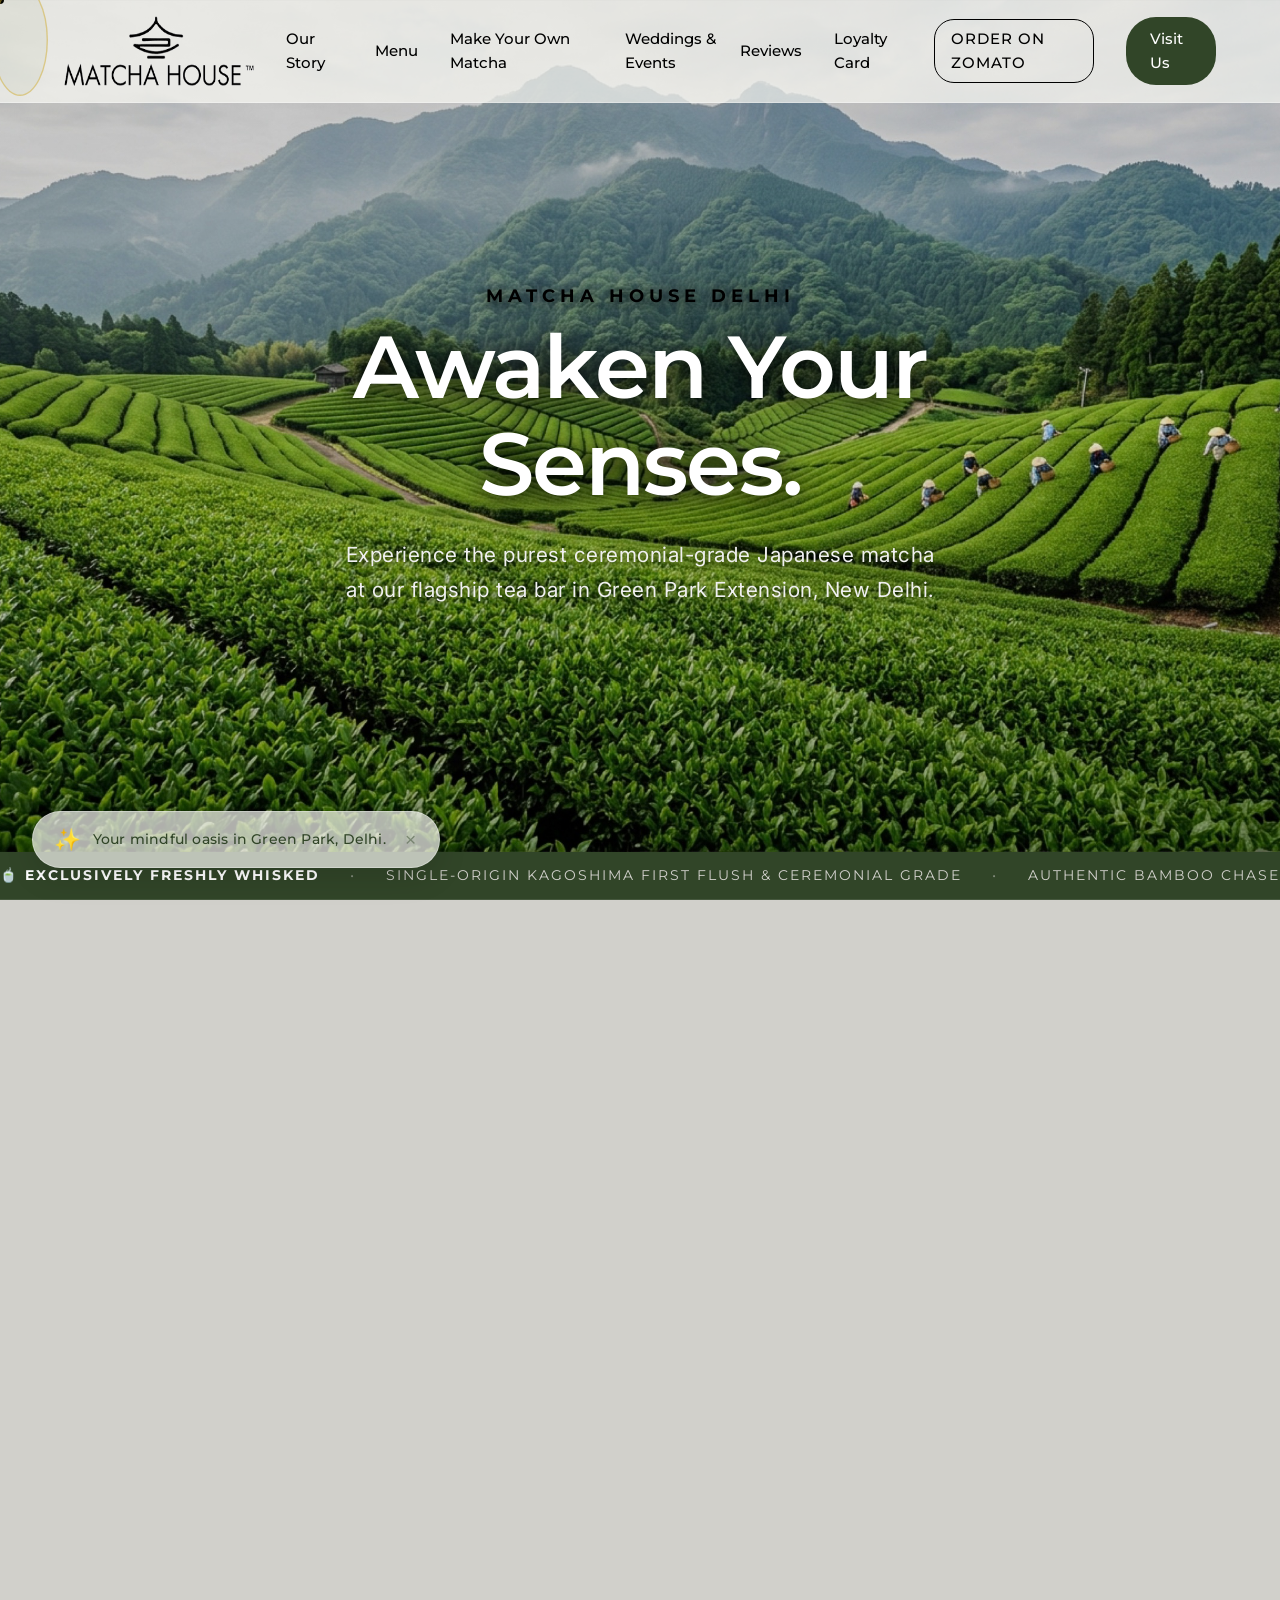
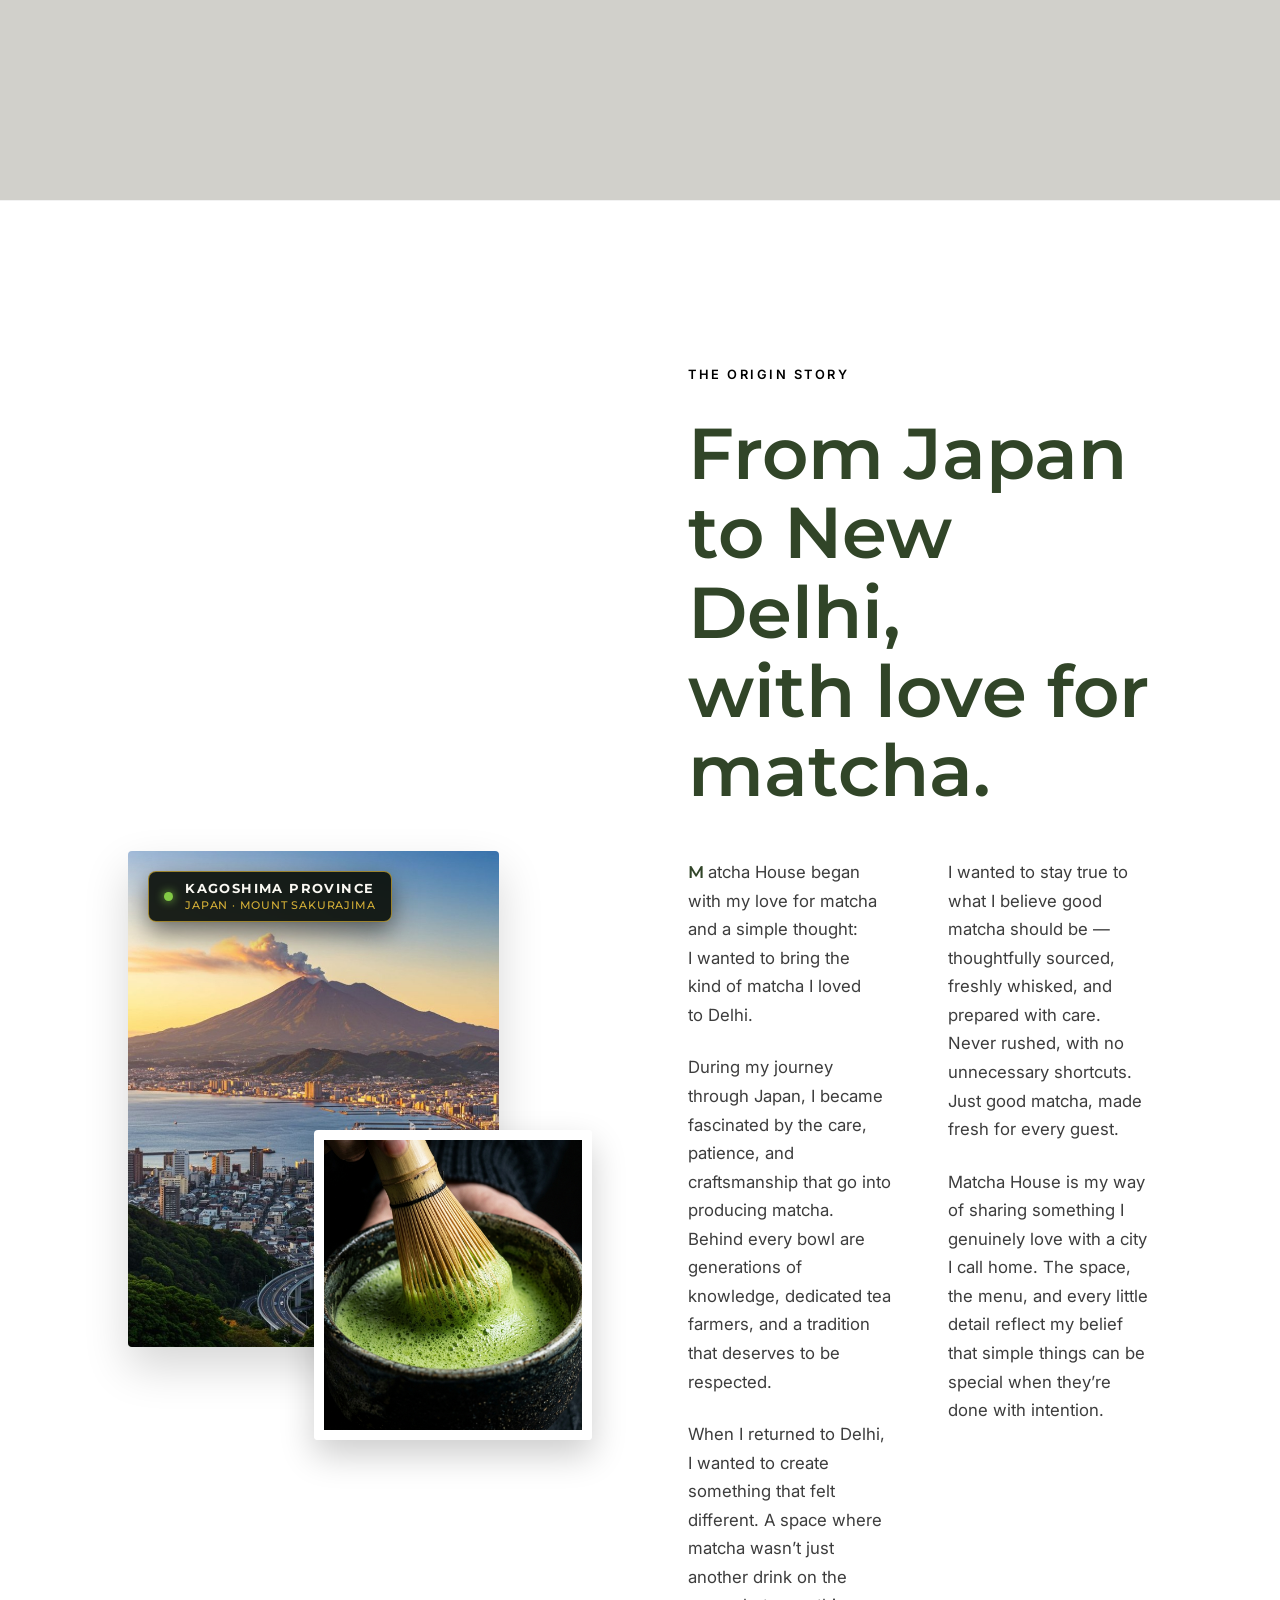
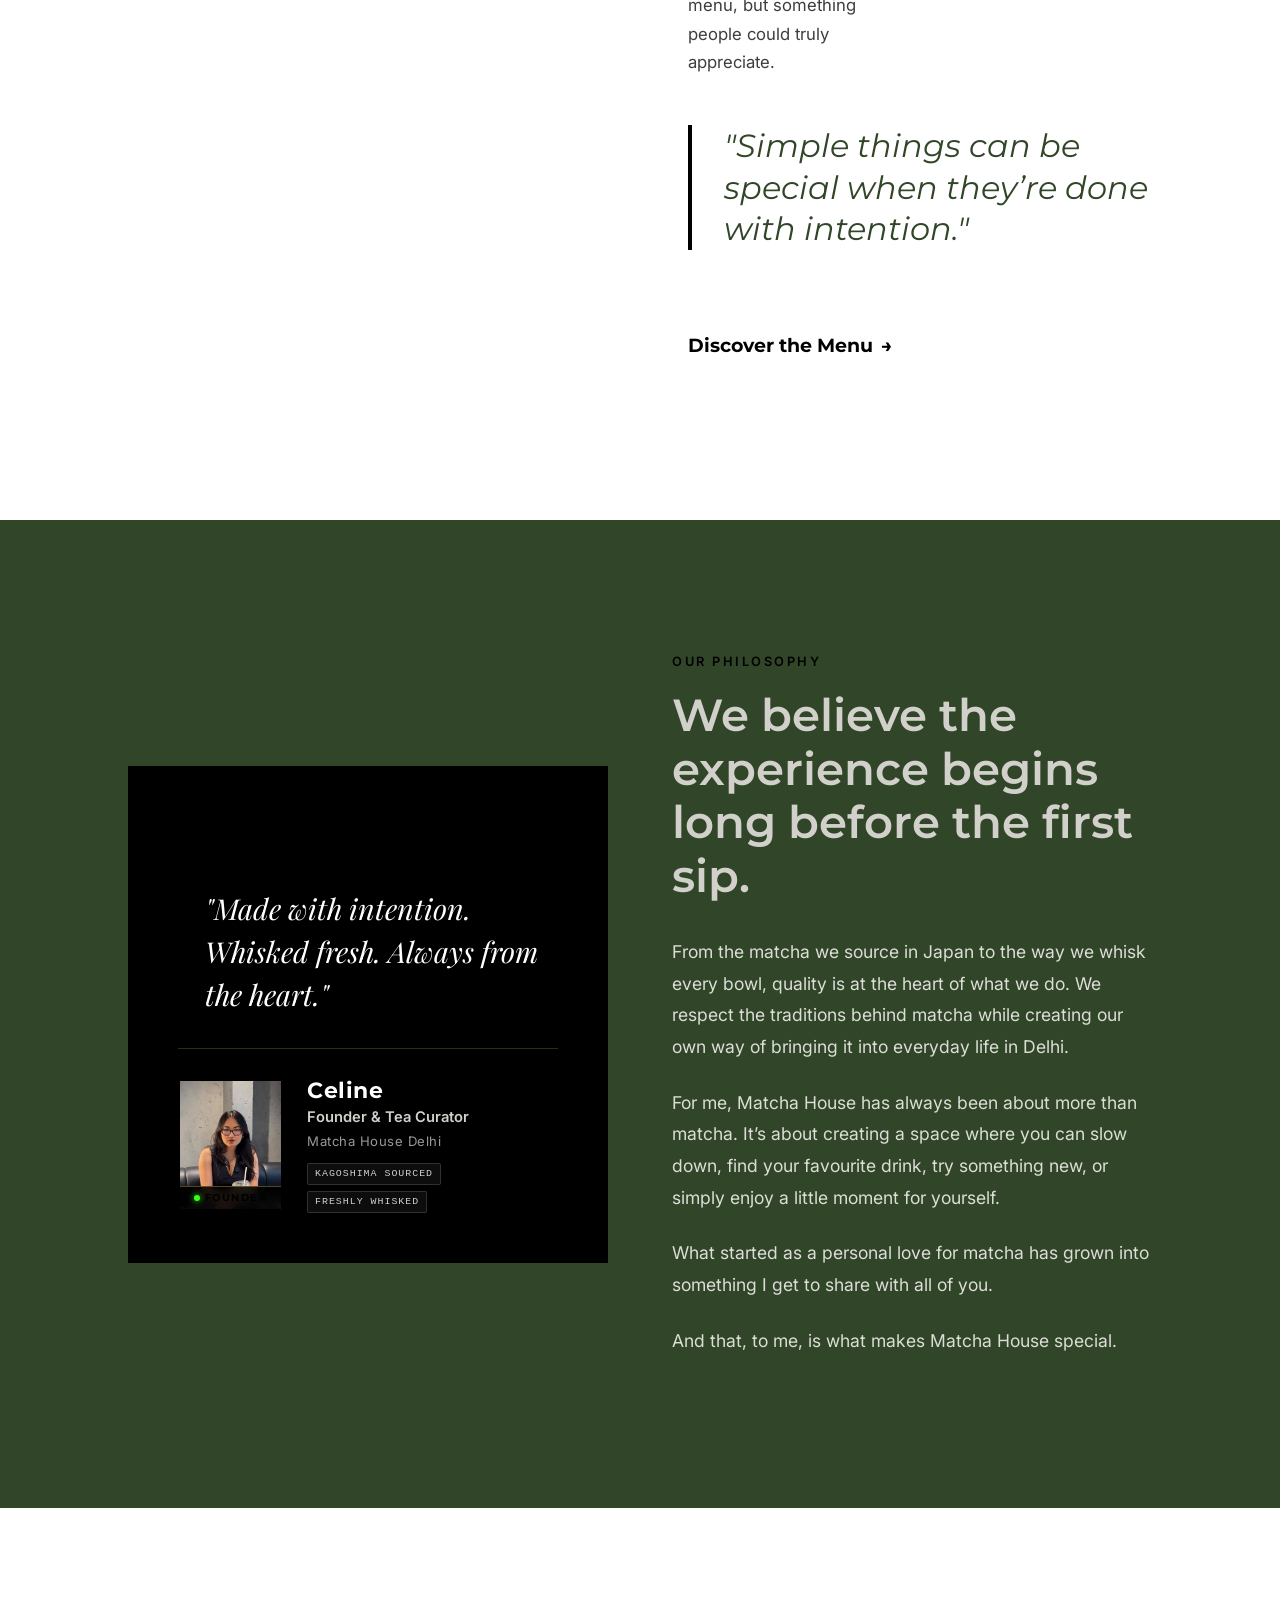
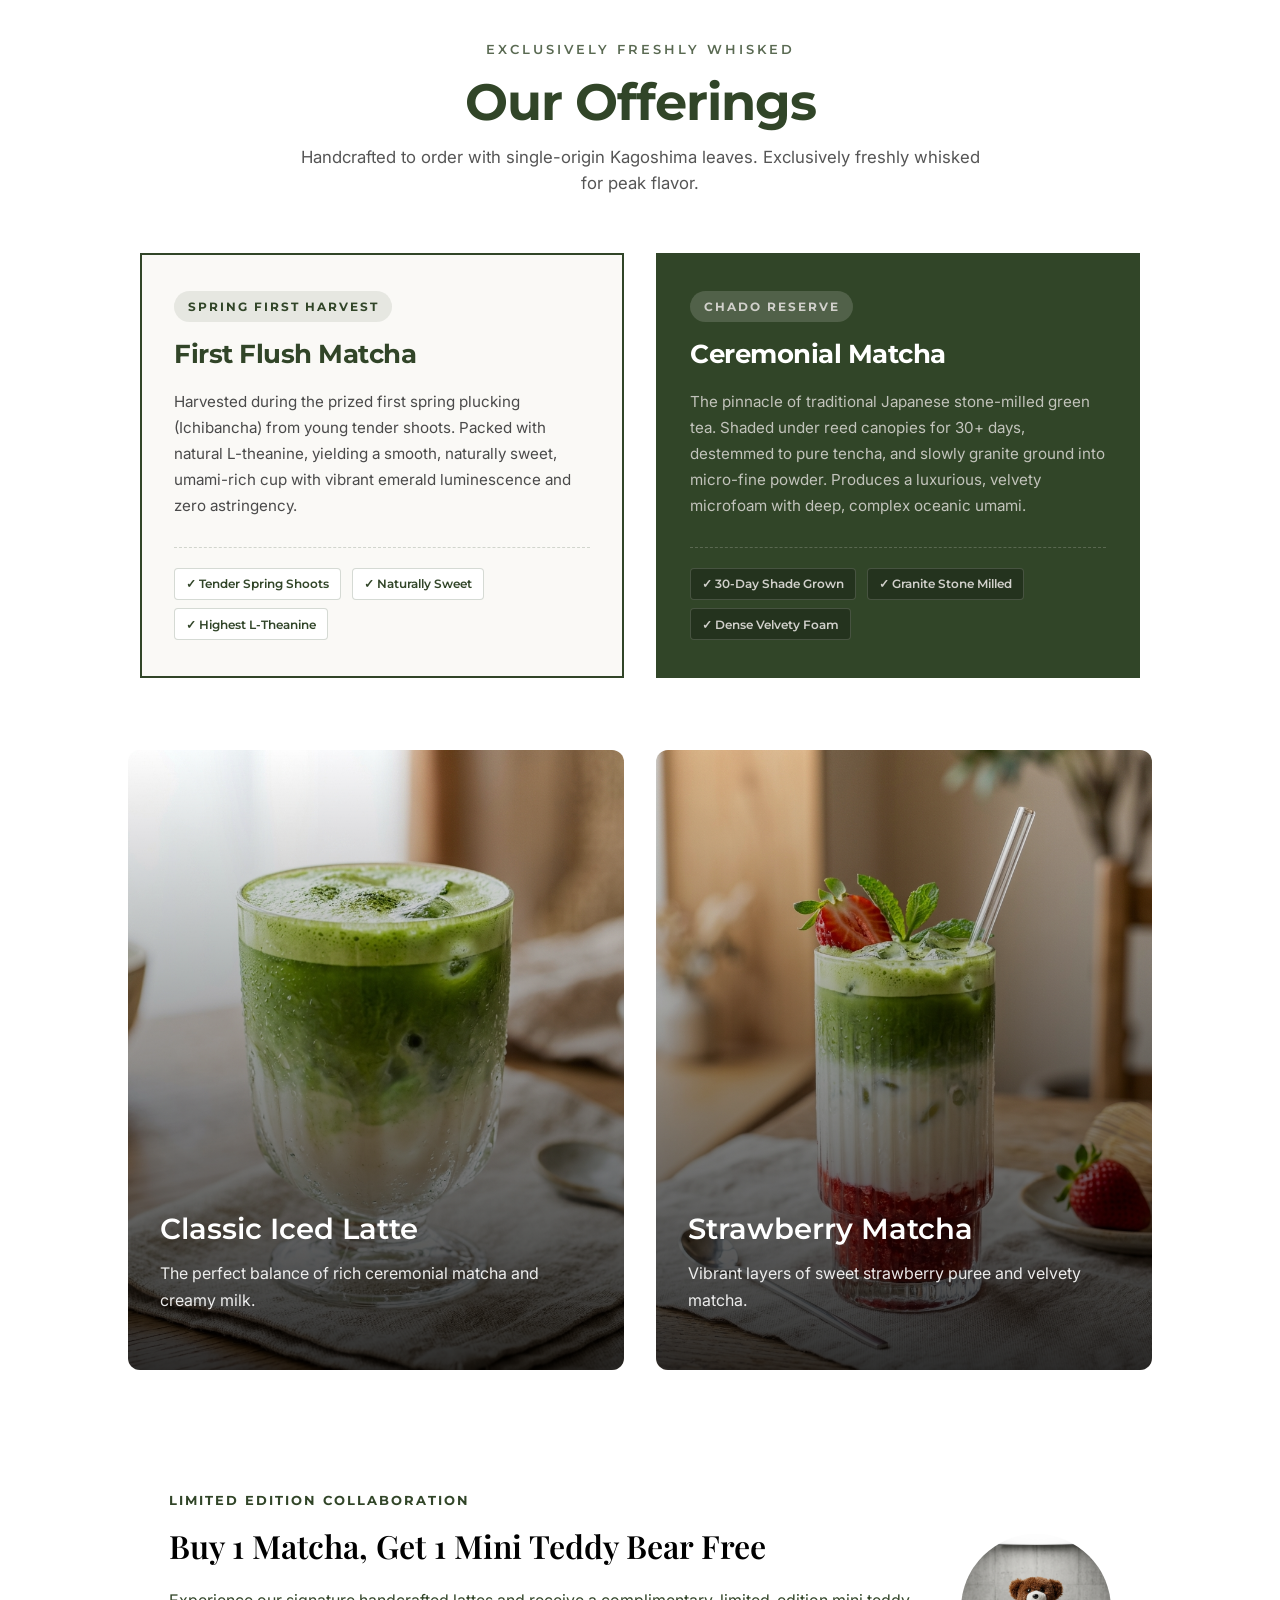
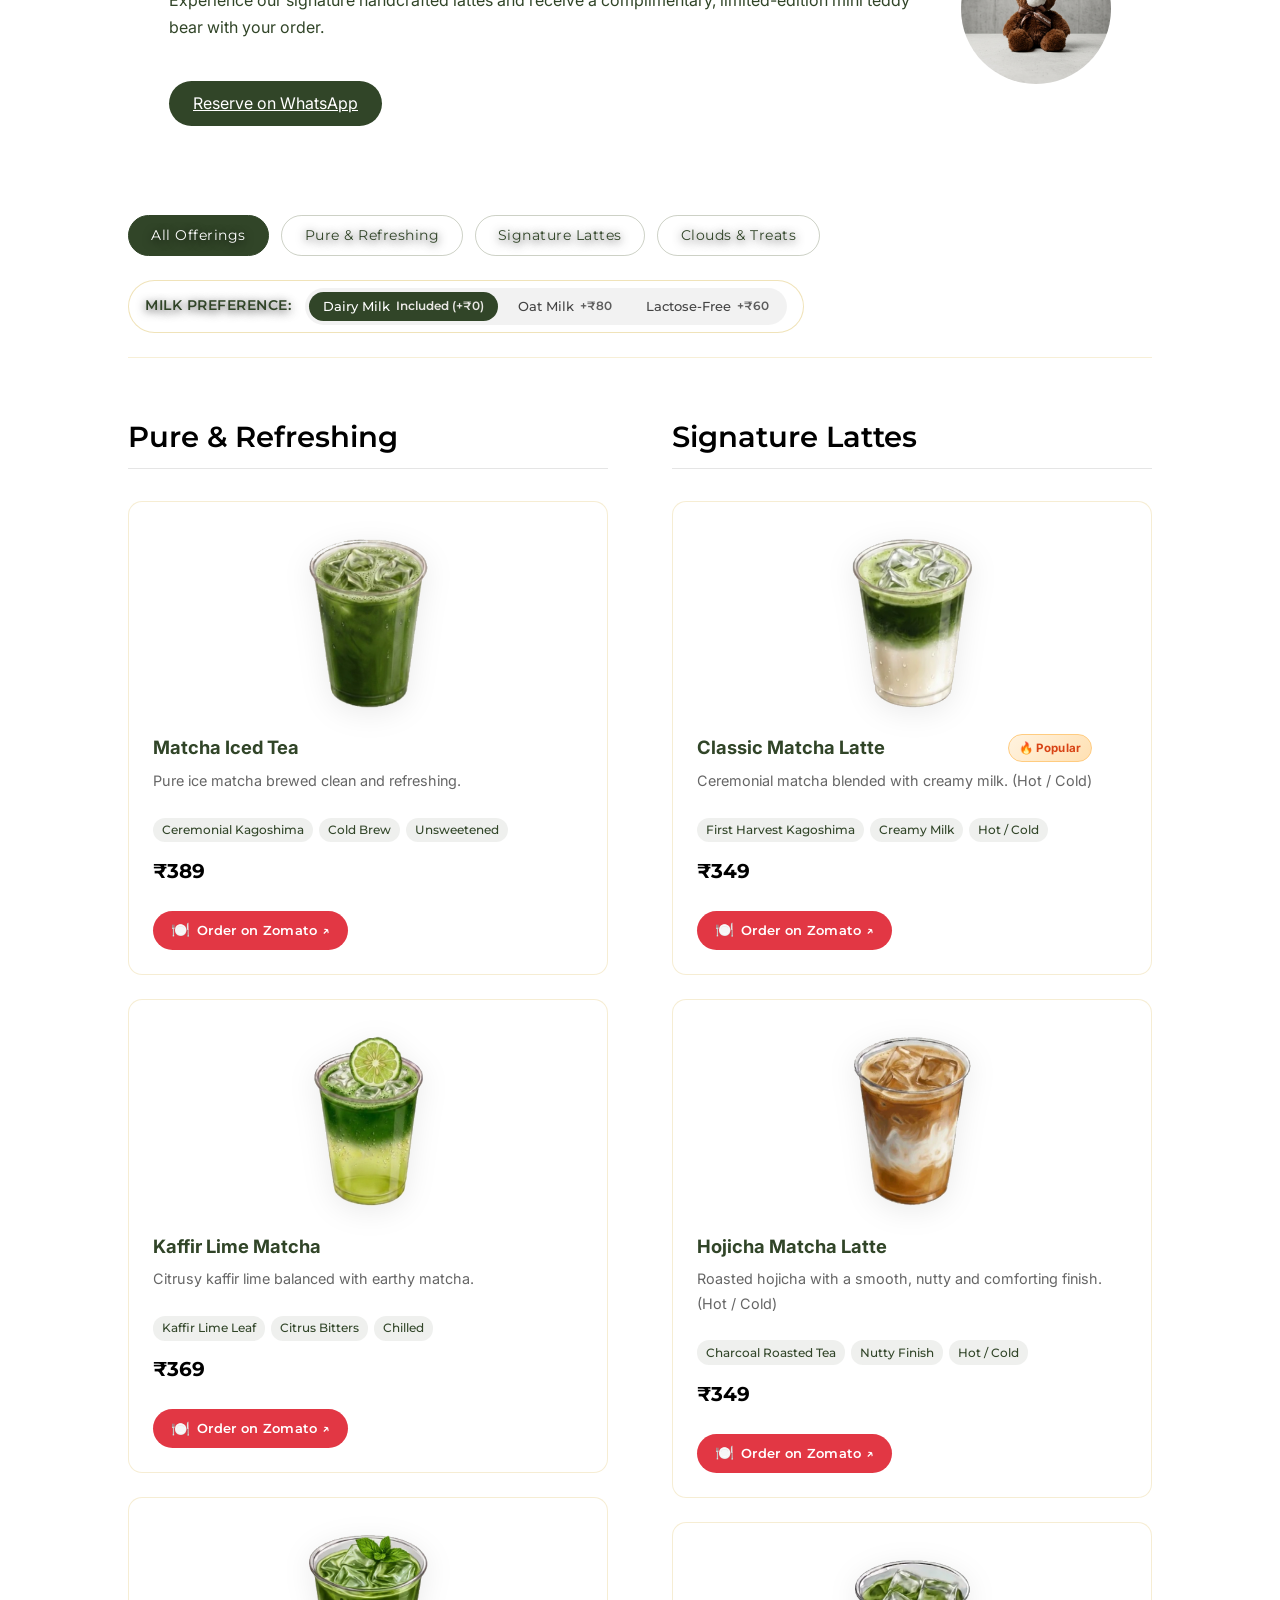
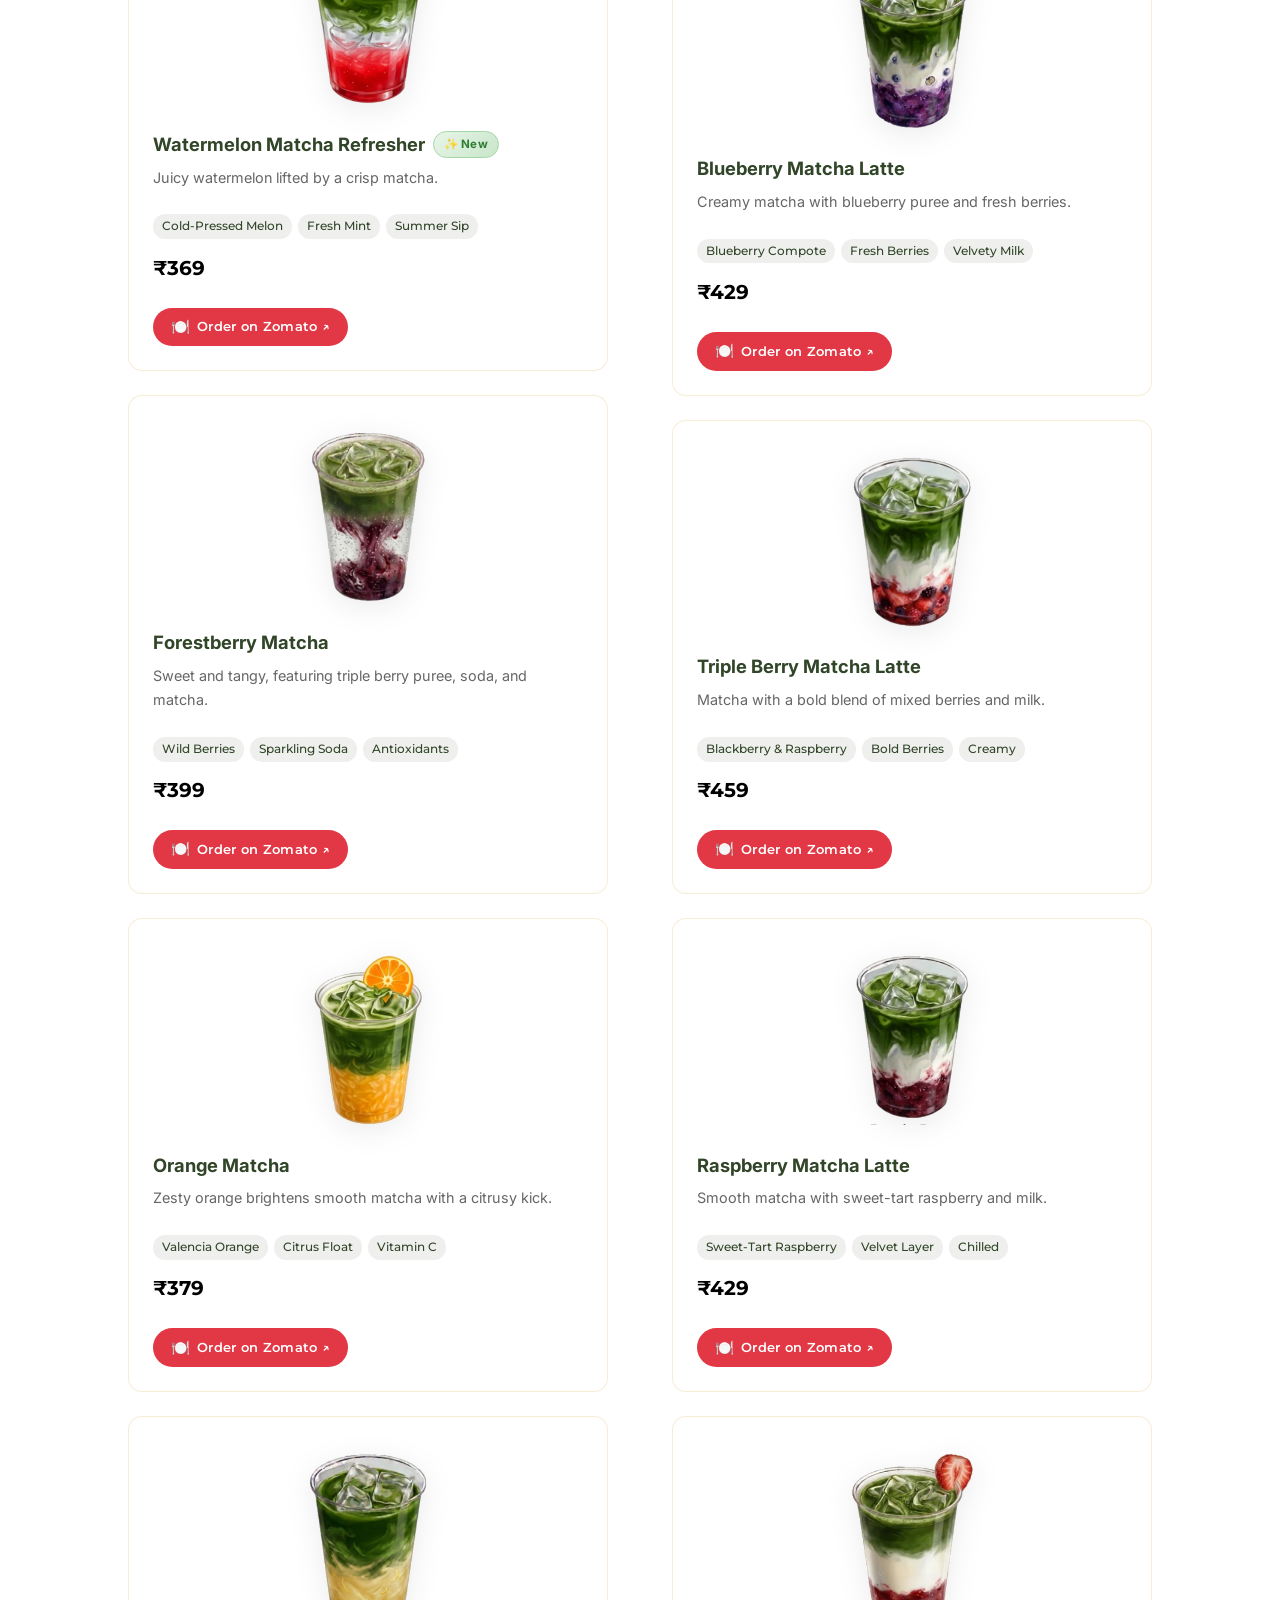
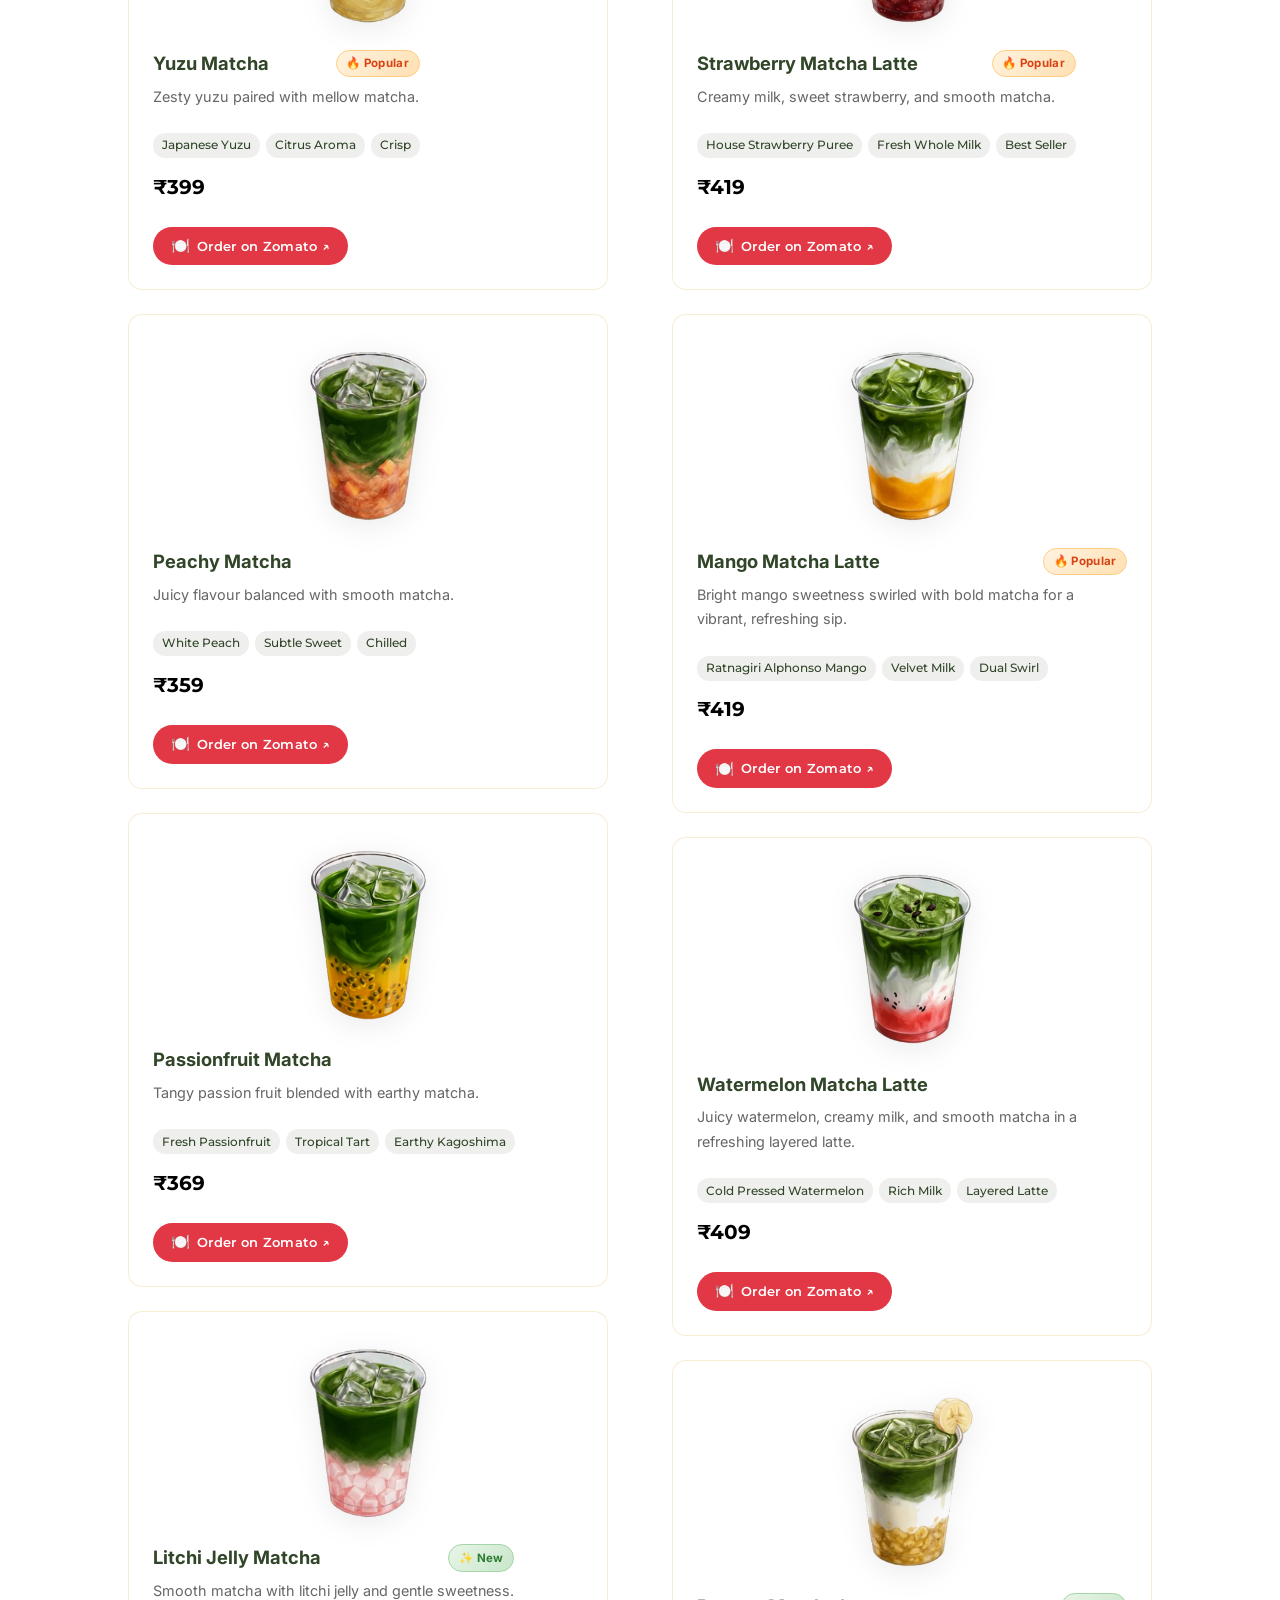
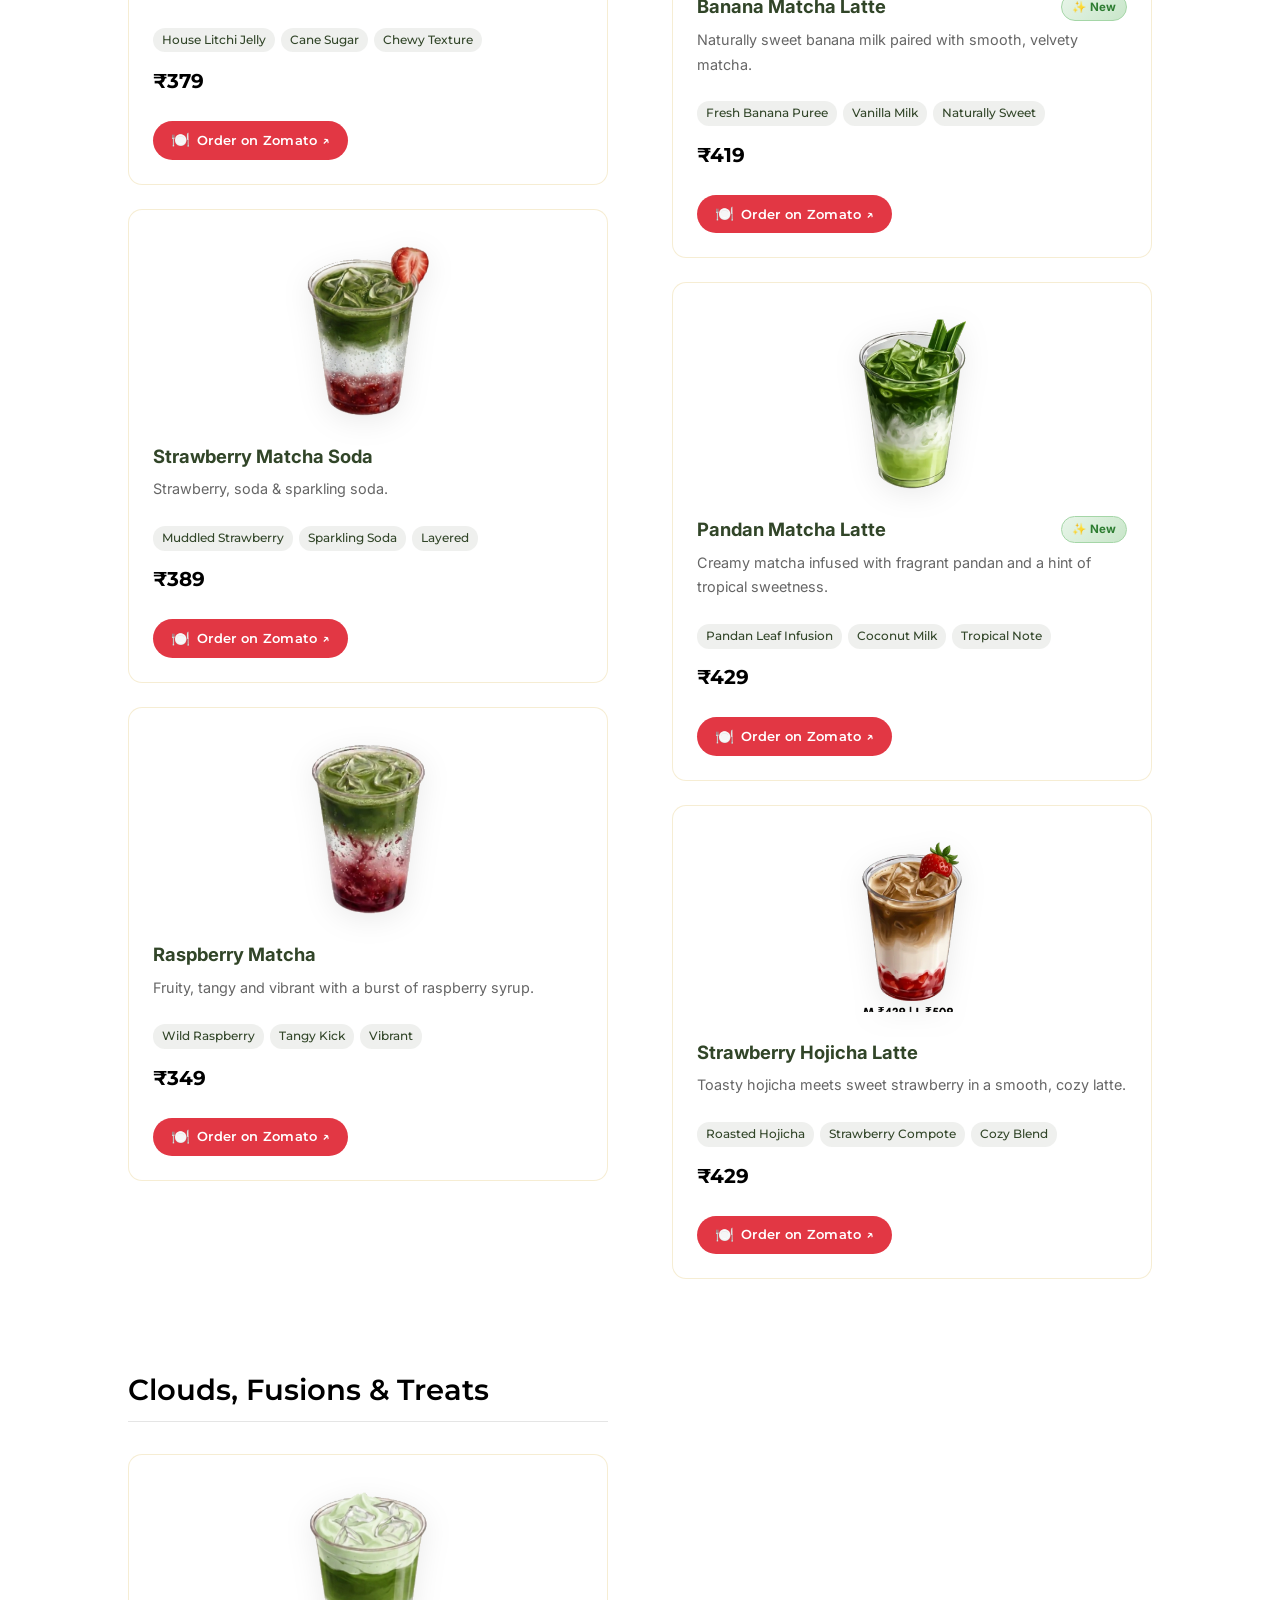
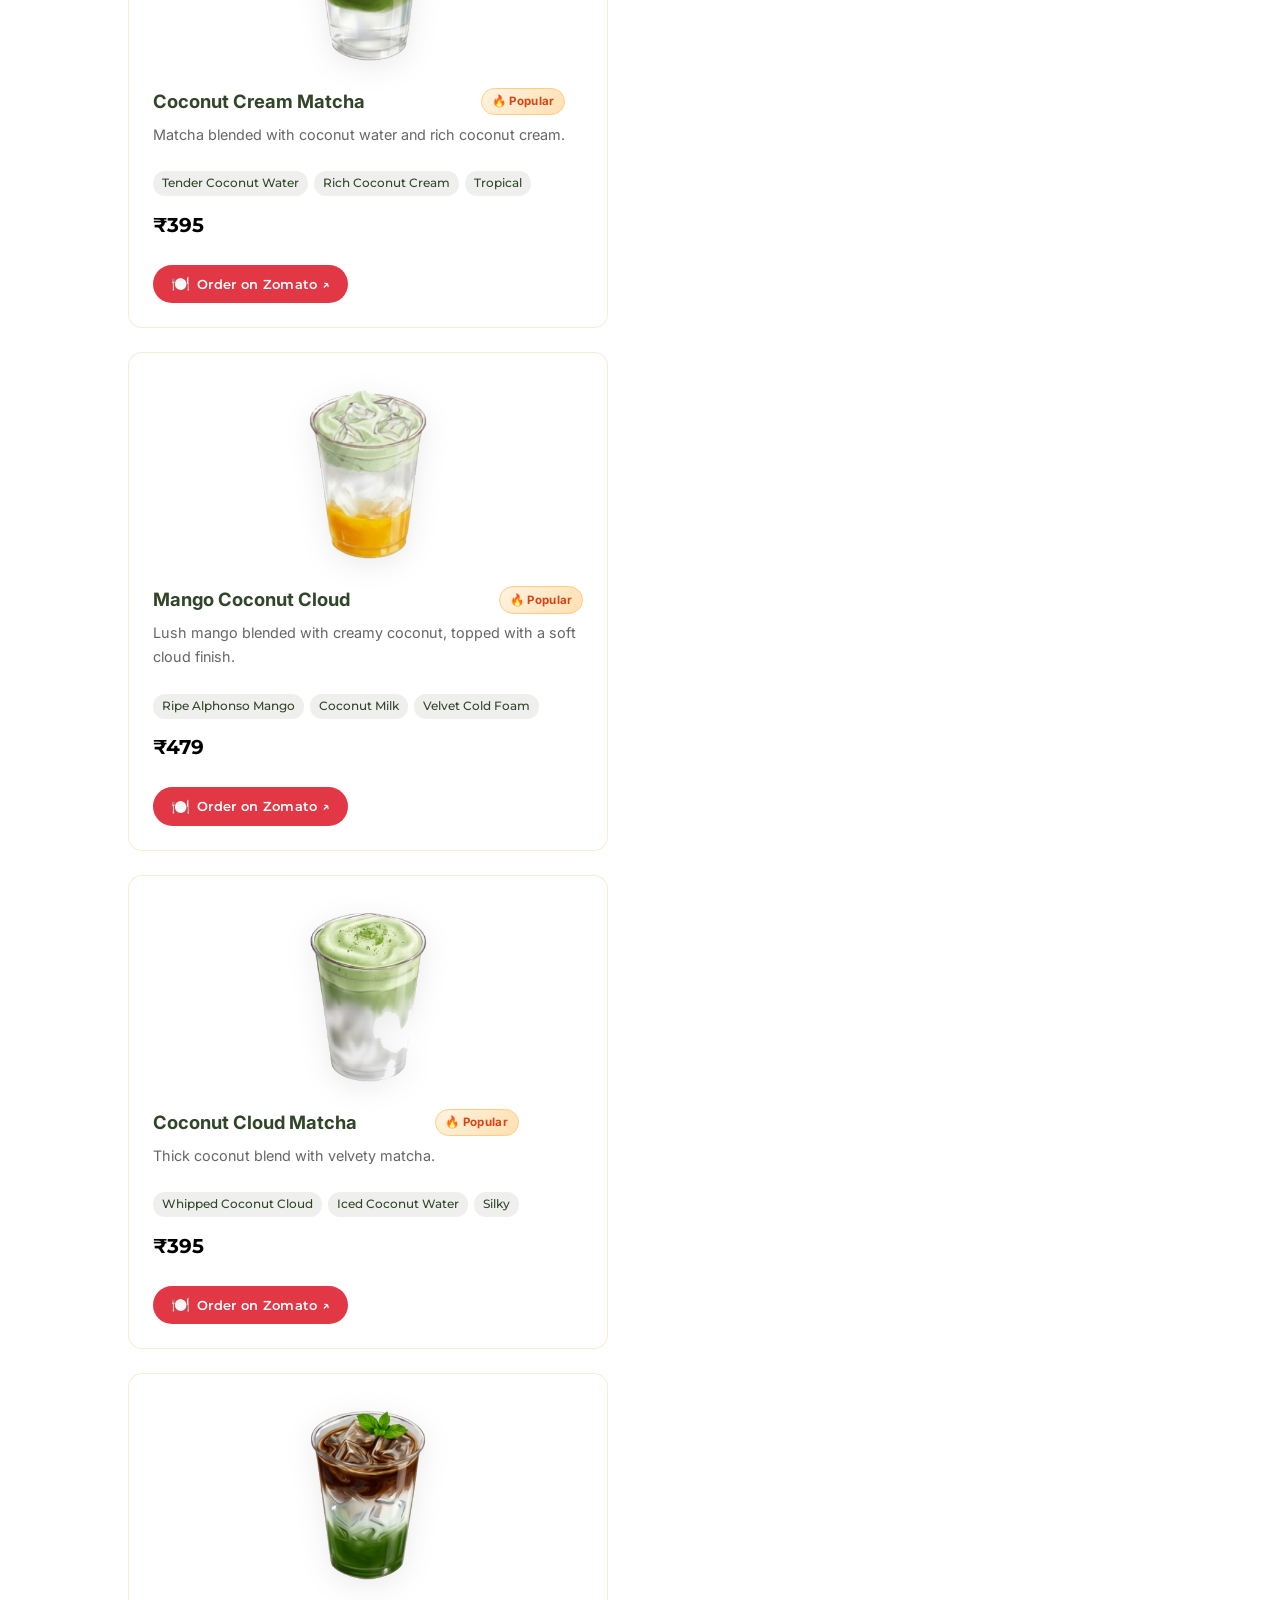
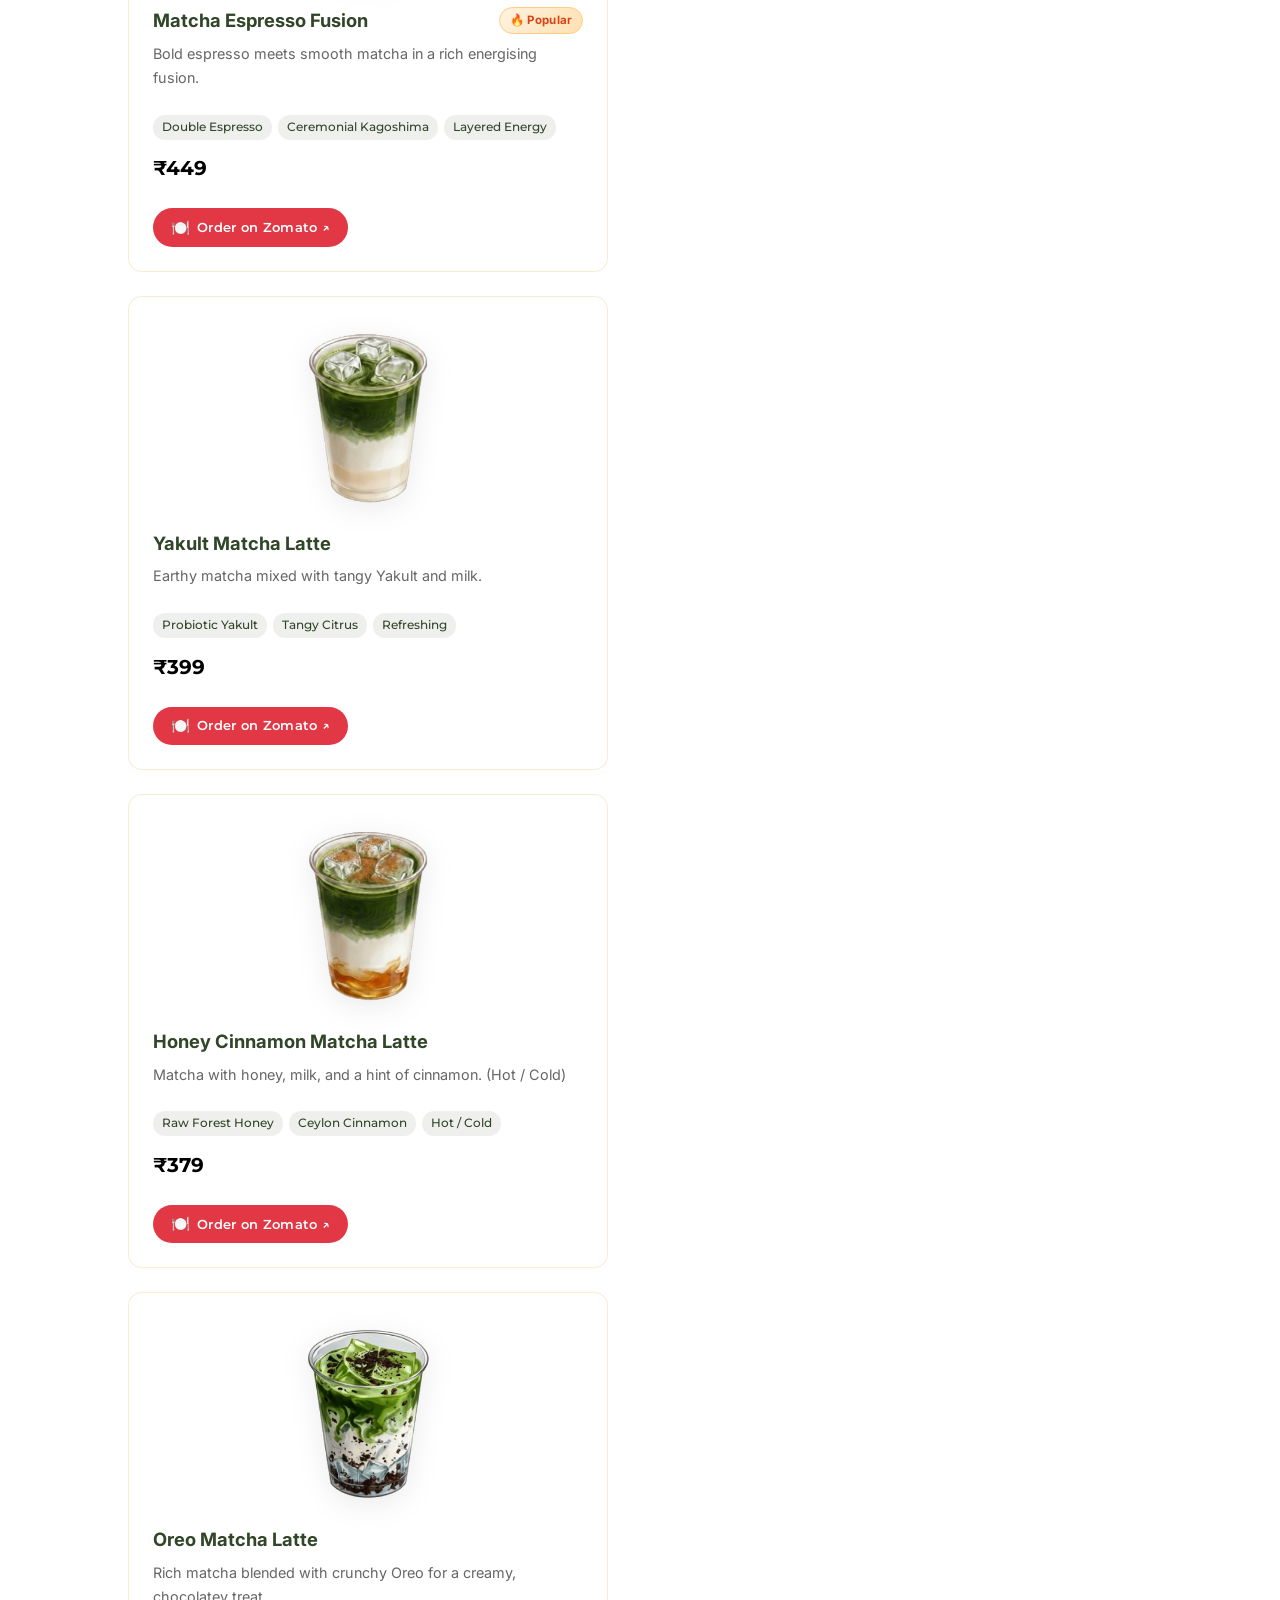
<file: index.html>
<!DOCTYPE html>
<html lang="en">
<head>
    <meta charset="UTF-8">
    <meta name="viewport" content="width=device-width, initial-scale=1.0">
    <title>Matcha House Delhi | Premium Ceremonial Japanese Matcha Bar &amp; Café</title>
    <link rel="canonical" href="https://matchahouse.co.in/">
    <!-- Favicon & Brand Icons -->
    <link rel="icon" type="image/svg+xml" href="assets/favicon.svg">
    <link rel="icon" type="image/png" sizes="32x32" href="assets/favicon-32x32.png">
    <link rel="icon" type="image/png" sizes="16x16" href="assets/favicon-16x16.png">
    <link rel="apple-touch-icon" sizes="180x180" href="assets/apple-touch-icon.png">
    <link rel="shortcut icon" href="favicon.ico">
    
    <!-- Primary SEO Meta Tags -->
    <meta name="description" content="Matcha House Delhi is New Delhi's premier specialty Japanese matcha bar in Green Park Extension. Enjoy 100% freshly whisked ceremonial Kagoshima matcha, artisanal signature lattes, DIY experiences, and delivery across Delhi NCR.">
    <meta name="keywords" content="Matcha House, Matcha House Delhi, Matcha House Green Park, matcha cafe Delhi, best matcha in Delhi, ceremonial matcha Delhi, Japanese matcha New Delhi, matcha latte Delhi, Kagoshima matcha India, buy matcha Delhi, Green Park matcha">
    <meta name="robots" content="index, follow, max-image-preview:large, max-snippet:-1, max-video-preview:-1">
    <meta name="author" content="Matcha House Delhi">
    <meta name="publisher" content="Matcha House Delhi">

    <!-- Local SEO Geo-Location Tags -->
    <meta name="geo.region" content="IN-DL">
    <meta name="geo.placename" content="Green Park Extension, New Delhi">
    <meta name="geo.position" content="28.5585;77.2065">
    <meta name="ICBM" content="28.5585, 77.2065">

    <!-- Open Graph / Facebook -->
    <meta property="og:type" content="restaurant.restaurant">
    <meta property="og:site_name" content="Matcha House Delhi">
    <meta property="og:title" content="Matcha House Delhi | India's Premier Artisanal Matcha Bar">
    <meta property="og:description" content="Visit Matcha House Delhi in Green Park Extension for 100% freshly whisked ceremonial Kagoshima matcha, artisan signature lattes, and interactive matcha rituals.">
    <meta property="og:image" content="https://matchahouse.co.in/assets/sig_classic.png">
    <meta property="og:image:width" content="1200">
    <meta property="og:image:height" content="630">
    <meta property="og:image:alt" content="Matcha House Delhi Signature Ceremonial Matcha">
    <meta property="og:url" content="https://matchahouse.co.in/">
    <meta property="og:locale" content="en_IN">

    <!-- Twitter Card -->
    <meta name="twitter:card" content="summary_large_image">
    <meta name="twitter:title" content="Matcha House Delhi | Premium Ceremonial Matcha">
    <meta name="twitter:description" content="Ceremonial Kagoshima matcha, artisan lattes, and interactive matcha rituals in Green Park Extension, New Delhi.">
    <meta name="twitter:image" content="https://matchahouse.co.in/assets/sig_classic.png">

    <script async src="https://www.googletagmanager.com/gtag/js?id=G-PLACEHOLDER"></script>
    <script>window.dataLayer=window.dataLayer||[];function gtag(){dataLayer.push(arguments);}gtag('js',new Date());gtag('config','G-PLACEHOLDER');</script>
    
    <!-- Comprehensive Google Knowledge Graph & Local Business Schema -->
    <script type="application/ld+json">
    {
      "@context": "https://schema.org",
      "@graph": [
        {
          "@type": ["CafeOrCoffeeShop", "TeaRoom"],
          "@id": "https://matchahouse.co.in/#organization",
          "name": "Matcha House Delhi",
          "alternateName": [
            "Matcha House",
            "Matcha House New Delhi",
            "Matcha House Green Park",
            "Matcha House Café"
          ],
          "url": "https://matchahouse.co.in/",
          "logo": {
            "@type": "ImageObject",
            "@id": "https://matchahouse.co.in/#logo",
            "url": "https://matchahouse.co.in/assets/logo.png",
            "contentUrl": "https://matchahouse.co.in/assets/logo.png",
            "caption": "Matcha House Logo"
          },
          "image": [
            "https://matchahouse.co.in/assets/interior_bar_1.jpg",
            "https://matchahouse.co.in/assets/sakurajima_kagoshima.jpg",
            "https://matchahouse.co.in/assets/sig_classic.png"
          ],
          "description": "Matcha House Delhi is New Delhi's premier specialty artisanal matcha bar in Green Park Extension, serving 100% freshly whisked ceremonial and first-harvest Kagoshima matcha, craft botanical lattes, and interactive DIY matcha rituals.",
          "telephone": "+919311451339",
          "priceRange": "₹200 - ₹569",
          "servesCuisine": [
            "Matcha",
            "Japanese Tea",
            "Artisanal Beverages",
            "Coffee",
            "Desserts"
          ],
          "address": {
            "@type": "PostalAddress",
            "streetAddress": "Shop No, G-54, Market, Block G, Green Park Extension",
            "addressLocality": "New Delhi",
            "addressRegion": "Delhi",
            "postalCode": "110016",
            "addressCountry": "IN"
          },
          "geo": {
            "@type": "GeoCoordinates",
            "latitude": 28.5585,
            "longitude": 77.2065
          },
          "openingHoursSpecification": [
            {
              "@type": "OpeningHoursSpecification",
              "dayOfWeek": [
                "Monday",
                "Tuesday",
                "Wednesday",
                "Thursday",
                "Friday",
                "Saturday",
                "Sunday"
              ],
              "opens": "13:00",
              "closes": "22:30"
            }
          ],
          "hasMap": "https://maps.google.com/?q=Shop+No+G-54+Market+Block+G+Green+Park+Extension+New+Delhi+110016",
          "menu": "https://matchahouse.co.in/#menu",
          "acceptsReservations": "true",
          "paymentAccepted": "Cash, Credit Card, UPI, Digital Wallet",
          "currenciesAccepted": "INR",
          "sameAs": [
            "https://www.zomato.com/ncr/matcha-house-green-park-new-delhi",
            "https://instagram.com/matchahousedelhi"
          ],
          "hasOfferCatalog": {
            "@type": "OfferCatalog",
            "name": "Matcha House Catering & Private Hire",
            "itemListElement": [
              {
                "@type": "Offer",
                "itemOffered": {
                  "@type": "Service",
                  "name": "Wedding & Event Matcha Bar",
                  "description": "Full-service artisanal matcha bar for weddings and events featuring single-origin Kagoshima matcha, trained baristas, and live ceremonial whisking."
                }
              }
            ]
          }
        },
        {
          "@type": "WebSite",
          "@id": "https://matchahouse.co.in/#website",
          "url": "https://matchahouse.co.in/",
          "name": "Matcha House Delhi",
          "description": "The Ultimate Artisanal Matcha Experience in New Delhi",
          "publisher": {
            "@id": "https://matchahouse.co.in/#organization"
          },
          "inLanguage": "en-IN"
        },
        {
          "@type": "FAQPage",
          "@id": "https://matchahouse.co.in/#faq",
          "mainEntity": [
            {
              "@type": "Question",
              "name": "Where is Matcha House located in Delhi?",
              "acceptedAnswer": {
                "@type": "Answer",
                "text": "Matcha House Delhi is located at Shop No, G-54, Market, Block G, Green Park Extension, Green Park, New Delhi, Delhi 110016."
              }
            },
            {
              "@type": "Question",
              "name": "What type of matcha does Matcha House Delhi serve?",
              "acceptedAnswer": {
                "@type": "Answer",
                "text": "Matcha House Delhi exclusively serves 100% freshly whisked single-origin First Flush and Ceremonial grade matcha sourced directly from Kagoshima, Japan. Every bowl is whisked fresh to order using traditional bamboo chasen whisks."
              }
            },
            {
              "@type": "Question",
              "name": "Can I order from Matcha House Delhi online?",
              "acceptedAnswer": {
                "@type": "Answer",
                "text": "Yes, you can order freshly whisked matcha lattes, specialty refreshers, and desserts for delivery across Delhi NCR directly through Zomato."
              }
            },
            {
              "@type": "Question",
              "name": "Does Matcha House Delhi offer a DIY matcha experience?",
              "acceptedAnswer": {
                "@type": "Answer",
                "text": "Yes, Matcha House offers interactive 'Make Your Own Matcha' workshops with Solo, Couple, and Group packages where guests learn authentic Japanese chasen whisking."
              }
            }
          ]
        }
      ]
    }
    </script>
    <link rel="preconnect" href="https://fonts.googleapis.com"><link rel="preconnect" href="https://fonts.gstatic.com" crossorigin>
    <link href="https://fonts.googleapis.com/css2?family=Montserrat:wght@300;400;500;600;700&family=Inter:wght@300;400;500;600&family=Playfair+Display:ital,wght@0,400;0,700;1,400&display=swap" rel="stylesheet">
    <link rel="preload" as="image" href="assets/hero_bg.jpg" fetchpriority="high">
    <link rel="stylesheet" href="styles.css">
    <script type="importmap">{"imports":{"three":"https://cdn.jsdelivr.net/npm/three@0.164.1/build/three.module.js","three/addons/":"https://cdn.jsdelivr.net/npm/three@0.164.1/examples/jsm/"}}</script>
</head>
<body>
    <div class="cursor-dot" id="cursorDot"></div><div class="cursor-outline" id="cursorOutline"></div>
    <div class="scroll-progress" id="scrollProgress"></div>
    <div class="weather-widget" id="weatherWidget">
        <div class="weather-content" onclick="document.getElementById('menu').scrollIntoView({behavior: 'smooth'})">
            <span class="weather-icon" id="weatherIcon">🍃</span>
            <span class="weather-text" id="weatherText">Fetching local breeze...</span>
        </div>
        <button class="weather-close-btn" id="weatherCloseBtn" aria-label="Dismiss weather notification" title="Dismiss">×</button>
    </div>
    <nav class="navbar">
        <div class="mobile-toggle" id="mobileToggle" role="button" aria-label="Toggle navigation" aria-expanded="false" tabindex="0">
            <span></span>
            <span></span>
            <span></span>
        </div>
        <a href="#home" class="logo"><img src="assets/logo.png" alt="Matcha House Logo" class="logo-img"></a>
        <div class="nav-links" id="navLinks">
            <div class="nav-left">
                <a href="#about">Our Story</a>
                <a href="#menu">Menu</a>
                <a href="#events">Make Your Own Matcha</a>
                <a href="#wedding-events">Weddings &amp; Events</a>
            </div>
            <div class="nav-right">
                <a href="#reviews">Reviews</a>
                <a href="#loyalty">Loyalty Card</a>
                <a href="https://www.zomato.com/ncr/matcha-house-green-park-new-delhi" target="_blank" class="btn-zomato-minimal">Order on Zomato</a>
                <a href="#visit" class="btn-primary">Visit Us</a>
            </div>
        </div>
    </nav>

    <header class="hero" id="home">
        <canvas id="cupCanvas"></canvas>
        <div class="hero-content">
            <h1><span class="hero-brand-tag">Matcha House Delhi</span>Awaken Your<br>Senses.</h1>
            <p>Experience the purest ceremonial-grade Japanese matcha<br>at our flagship tea bar in Green Park Extension, New Delhi.</p>
        </div>
    </header>

    <!-- Hero Philosophy Ticker (R5) -->
    <div class="hero-philosophy-ticker" aria-label="Brand Philosophy">
        <div class="philosophy-content">
            <span class="ticker-highlight">🍵 EXCLUSIVELY FRESHLY WHISKED</span>
            <span class="ticker-dot">•</span>
            <span>SINGLE-ORIGIN KAGOSHIMA FIRST FLUSH &amp; CEREMONIAL GRADE</span>
            <span class="ticker-dot">•</span>
            <span>AUTHENTIC BAMBOO CHASEN CEREMONY</span>
            <span class="ticker-dot">•</span>
            <span>HANDCRAFTED FRESH TO ORDER</span>
        </div>
    </div>

    <!-- Live Ceremonial Video Feed with Parallax Scroll (Anchor target: #secret-ritual) -->
    <div class="live-feed-wrapper">
        <section id="secret-ritual" class="live-feed-section" aria-label="Live Ceremonial Tea Bar Feed">
            <div class="brewing-island-wrapper" style="width: 100%; height: 100vh; overflow: hidden; position: relative; background-color: #080C06;">
                <!-- Ambient blurred background for edge-to-edge immersion -->
                <div style="position: absolute; inset: -50px; background: url('assets/interior_bar_1.jpg') center/cover; filter: blur(40px) brightness(0.5); z-index: 1;"></div>
                <!-- Crisp contained image -->
                <img src="assets/interior_bar_1.jpg" alt="Matcha brewing island" style="position: absolute; inset: 0; width: 100%; height: 100%; object-fit: contain; object-position: center; z-index: 2;">
            </div>
    </section>
    </div>

    <!-- Editorial "Our Story" Section -->
    <section id="about" class="editorial-section">
        <div class="editorial-container">
            <div class="editorial-images">
                <div class="editorial-img-main-box">
                    <img src="assets/sakurajima_kagoshima.jpg" alt="Kagoshima Province, Japan with Mount Sakurajima Volcano" class="editorial-img-main" width="800" height="600">
                    <div class="origin-caption-badge" aria-label="Geographical Origin Reference">
                        <span class="origin-badge-dot"></span>
                        <div class="origin-badge-text-group">
                            <span class="origin-badge-title">Kagoshima Province</span>
                            <span class="origin-badge-sub">Japan · Mount Sakurajima</span>
                        </div>
                    </div>
                </div>
                <img src="assets/whisk.png" alt="Handcrafted Matcha Whisking Ceremony" class="editorial-img-sub" width="450" height="350">
            </div>
            <div class="editorial-content">
                <span class="sub-heading">The Origin Story</span>
                <h2 class="editorial-title" style="margin-top: 1rem;">From Japan to New Delhi,<br>with love for matcha.</h2>
                <div class="editorial-text-columns">
                    <p><span class="drop-cap">M</span>atcha House began with my love for matcha and a simple thought: I wanted to bring the kind of matcha I loved to Delhi.</p>
                    <p>During my journey through Japan, I became fascinated by the care, patience, and craftsmanship that go into producing matcha. Behind every bowl are generations of knowledge, dedicated tea farmers, and a tradition that deserves to be respected.</p>
                    <p>When I returned to Delhi, I wanted to create something that felt different. A space where matcha wasn’t just another drink on the menu, but something people could truly appreciate.</p>
                    <p>I wanted to stay true to what I believe good matcha should be — thoughtfully sourced, freshly whisked, and prepared with care. Never rushed, with no unnecessary shortcuts. Just good matcha, made fresh for every guest.</p>
                    <p>Matcha House is my way of sharing something I genuinely love with a city I call home. The space, the menu, and every little detail reflect my belief that simple things can be special when they’re done with intention.</p>
                </div>
                <blockquote class="editorial-quote">
                    "Simple things can be special when they’re done with intention."
                </blockquote>
                <a href="#menu" class="link-arrow">Discover the Menu <span>→</span></a>
            </div>
        </div>
    </section>

    <!-- Founder's Story Section (R2) -->
    <section id="founder-story" class="founder-section" aria-label="Our Philosophy">
        <div class="founder-container">
            <div class="founder-grid">
                <div class="founder-visual">
                    <div class="founder-badge-tag">[OUR PHILOSOPHY]</div>
                    <div class="founder-quote-card">
                        <blockquote class="founder-quote">
                            "Made with intention. Whisked fresh. Always from the heart."
                        </blockquote>
                        <div class="founder-author">
                            <div class="founder-portrait-wrap">
                                <div class="founder-portrait-frame" id="founderPortraitTrigger" role="button" tabindex="0" aria-label="View founder Celine's profile photo" title="Click to view portrait">
                                    <img src="assets/celine_crop.jpg" alt="Celine, Founder &amp; Tea Curator holding iced matcha at Matcha House Delhi" class="founder-portrait-img" width="105" height="132" loading="eager">
                                    <span class="founder-portrait-tag">
                                        <span class="pulse-dot-green"></span>
                                        FOUNDER
                                    </span>
                                </div>
                            </div>
                            <div class="founder-author-info">
                                <div class="founder-name-row">
                                    <span class="founder-name">Celine</span>
                                    <span class="founder-verified-badge" title="Founder &amp; Tea Curator">✦</span>
                                </div>
                                <span class="founder-title">Founder &amp; Tea Curator</span>
                                <span class="founder-subtitle">Matcha House Delhi</span>
                                <div class="founder-pill-tags">
                                    <span class="founder-pill">Kagoshima Sourced</span>
                                    <span class="founder-pill">Freshly Whisked</span>
                                </div>
                            </div>
                        </div>
                    </div>
                </div>
                <div class="founder-content">
                    <span class="sub-heading">Our Philosophy</span>
                    <h2 class="founder-heading">We believe the experience begins long before the first sip.</h2>
                    <div class="founder-bio">
                        <p>
                            From the matcha we source in Japan to the way we whisk every bowl, quality is at the heart of what we do. We respect the traditions behind matcha while creating our own way of bringing it into everyday life in Delhi.
                        </p>
                        <p>
                            For me, Matcha House has always been about more than matcha. It’s about creating a space where you can slow down, find your favourite drink, try something new, or simply enjoy a little moment for yourself.
                        </p>
                        <p>
                            What started as a personal love for matcha has grown into something I get to share with all of you.
                        </p>
                        <p>
                            And that, to me, is what makes Matcha House special.
                        </p>
                    </div>
                </div>
            </div>
        </div>
    </section>

    <!-- Revenue Menu Section -->
    <section id="menu" class="menu-section">
        <div class="menu-container">
            <div class="menu-header">
                <span class="sub-heading">Exclusively Freshly Whisked</span>
                <h2>Our Offerings</h2>
                <p>Handcrafted to order with single-origin Kagoshima leaves. Exclusively freshly whisked for peak flavor.</p>
            </div>

            <!-- Matcha Types Showcase (R5) -->
            <div class="matcha-types-grid">
                <div class="matcha-type-card">
                    <div class="type-header">
                        <span class="type-pill">Spring First Harvest</span>
                        <h3>First Flush Matcha</h3>
                    </div>
                    <p class="type-desc">
                        Harvested during the prized first spring plucking (Ichibancha) from young tender shoots. Packed with natural L-theanine, yielding a smooth, naturally sweet, umami-rich cup with vibrant emerald luminescence and zero astringency.
                    </p>
                    <div class="type-notes">
                        <span>✓ Tender Spring Shoots</span>
                        <span>✓ Naturally Sweet</span>
                        <span>✓ Highest L-Theanine</span>
                    </div>
                </div>

                <div class="matcha-type-card featured-grade">
                    <div class="type-header">
                        <span class="type-pill gold">Chado Reserve</span>
                        <h3>Ceremonial Matcha</h3>
                    </div>
                    <p class="type-desc">
                        The pinnacle of traditional Japanese stone-milled green tea. Shaded under reed canopies for 30+ days, destemmed to pure tencha, and slowly granite ground into micro-fine powder. Produces a luxurious, velvety microfoam with deep, complex oceanic umami.
                    </p>
                    <div class="type-notes">
                        <span>✓ 30-Day Shade Grown</span>
                        <span>✓ Granite Stone Milled</span>
                        <span>✓ Dense Velvety Foam</span>
                    </div>
                </div>
            </div>
            
            <!-- Signature Gallery -->
            <div class="signature-gallery">
                <div class="sig-item">
                    <img src="assets/sig_classic.png" alt="Classic Matcha Latte" class="sig-img" loading="lazy">
                    <div class="sig-info">
                        <h3>Classic Iced Latte</h3>
                        <p>The perfect balance of rich ceremonial matcha and creamy milk.</p>
                    </div>
                </div>
                <div class="sig-item">
                    <img src="assets/sig_strawberry.png" alt="Strawberry Matcha Latte" class="sig-img" loading="lazy">
                    <div class="sig-info">
                        <h3>Strawberry Matcha</h3>
                        <p>Vibrant layers of sweet strawberry puree and velvety matcha.</p>
                    </div>
                </div>
            </div>

            <!-- Menu Controls: Category Tabs & Oat Milk Toggle -->
            <!-- Elegant Merch Offer -->
            <div class="merch-minimal-card">
                <div class="merch-minimal-content">
                    <h4>Limited Edition Collaboration</h4>
                    <h3>Buy 1 Matcha, Get 1 Mini Teddy Bear Free</h3>
                    <p>Experience our signature handcrafted lattes and receive a complimentary, limited-edition mini teddy bear with your order.</p>
                    <a href="https://wa.me/919311451339?text=Hi%20Matcha%20House%2C%20I%20want%20the%20Teddy%20Bear%20promo" target="_blank" class="btn-primary" style="margin-top: 1rem; display: inline-block;">Reserve on WhatsApp</a>
                </div>
                <div class="merch-minimal-visual">
                    <img src="assets/teddy.jpg" alt="Matcha House Mini Teddy Bear" loading="lazy">
                </div>
            </div>

            <div class="menu-controls">
                <div class="menu-tabs">
                    <button class="menu-tab-btn active" data-category="all">All Offerings</button>
                    <button class="menu-tab-btn" data-category="pure">Pure &amp; Refreshing</button>
                    <button class="menu-tab-btn" data-category="latte">Signature Lattes</button>
                    <button class="menu-tab-btn" data-category="cloud">Clouds &amp; Treats</button>
                </div>
                <div class="milk-preference-wrapper oat-toggle-wrapper" role="radiogroup" aria-label="Milk preference selection toggle">
                    <span class="milk-preference-label">Milk Preference:</span>
                    <div class="milk-segmented-control">
                        <button type="button" class="milk-option-btn active" data-milk="dairy" aria-checked="true">
                            <span class="milk-name">Dairy Milk</span>
                            <span class="milk-surcharge">Included (+₹0)</span>
                        </button>
                        <button type="button" class="milk-option-btn" data-milk="oat" aria-checked="false">
                            <span class="milk-name">Oat Milk</span>
                            <span class="milk-surcharge">+₹80</span>
                        </button>
                        <button type="button" class="milk-option-btn" data-milk="lactose-free" aria-checked="false">
                            <span class="milk-name">Lactose-Free</span>
                            <span class="milk-surcharge">+₹60</span>
                        </button>
                    </div>
                    <input type="checkbox" id="oatMilkToggle" style="display:none;" aria-hidden="true">
                </div>
            </div>

            <div class="menu-grid">
                <div class="menu-category" data-category="pure">
                    <h3>Pure & Refreshing</h3>
                    <div class="menu-item" data-category="pure" data-base-price="389" data-oat-price="469" data-lactose-free-price="449" data-name="Matcha Iced Tea">
                        <div class="menu-item-image"><img src="assets/menu/matcha-iced-tea.png" alt="Matcha Iced Tea" loading="lazy"></div>
                        <div class="menu-item-details">
                            <div class="menu-item-title-row"><h4>Matcha Iced Tea</h4></div>
                            <p>Pure ice matcha brewed clean and refreshing.</p>
                            <div class="ingredient-tags"><span class="tag">Ceremonial Kagoshima</span><span class="tag">Cold Brew</span><span class="tag">Unsweetened</span></div>
                        </div>
                        <div class="menu-item-price item-price" data-base="389">₹389</div>
                        <div class="menu-item-actions"><a href="https://www.zomato.com/ncr/matcha-house-green-park-new-delhi/order" target="_blank" rel="noopener noreferrer" class="btn-zomato-order"><span class="zomato-icon">🍽️</span> Order on Zomato ↗</a></div>
                    </div>
                    <div class="menu-item" data-category="pure" data-base-price="369" data-oat-price="449" data-lactose-free-price="429" data-name="Kaffir Lime Matcha">
                        <div class="menu-item-image"><img src="assets/menu/kaffir-lime-matcha.png" alt="Kaffir Lime Matcha" loading="lazy"></div>
                        <div class="menu-item-details">
                            <div class="menu-item-title-row"><h4>Kaffir Lime Matcha</h4></div>
                            <p>Citrusy kaffir lime balanced with earthy matcha.</p>
                            <div class="ingredient-tags"><span class="tag">Kaffir Lime Leaf</span><span class="tag">Citrus Bitters</span><span class="tag">Chilled</span></div>
                        </div>
                        <div class="menu-item-price item-price" data-base="369">₹369</div>
                        <div class="menu-item-actions"><a href="https://www.zomato.com/ncr/matcha-house-green-park-new-delhi/order" target="_blank" rel="noopener noreferrer" class="btn-zomato-order"><span class="zomato-icon">🍽️</span> Order on Zomato ↗</a></div>
                    </div>
                    <div class="menu-item" data-category="pure" data-base-price="369" data-oat-price="449" data-lactose-free-price="429" data-name="Watermelon Matcha Refresher">
                        <div class="menu-item-image"><img src="assets/menu/watermelon-matcha-refresher.png" alt="Watermelon Matcha Refresher" loading="lazy"></div>
                        <div class="menu-item-details">
                            <div class="menu-item-title-row"><h4>Watermelon Matcha Refresher</h4><span class="badge badge-new">✨ New</span></div>
                            <p>Juicy watermelon lifted by a crisp matcha.</p>
                            <div class="ingredient-tags"><span class="tag">Cold-Pressed Melon</span><span class="tag">Fresh Mint</span><span class="tag">Summer Sip</span></div>
                        </div>
                        <div class="menu-item-price item-price" data-base="369">₹369</div>
                        <div class="menu-item-actions"><a href="https://www.zomato.com/ncr/matcha-house-green-park-new-delhi/order" target="_blank" rel="noopener noreferrer" class="btn-zomato-order"><span class="zomato-icon">🍽️</span> Order on Zomato ↗</a></div>
                    </div>
                    <div class="menu-item" data-category="pure" data-base-price="399" data-oat-price="479" data-lactose-free-price="459" data-name="Forestberry Matcha">
                        <div class="menu-item-image"><img src="assets/menu/forestberry-matcha.png" alt="Forestberry Matcha" loading="lazy"></div>
                        <div class="menu-item-details">
                            <div class="menu-item-title-row"><h4>Forestberry Matcha</h4></div>
                            <p>Sweet and tangy, featuring triple berry puree, soda, and matcha.</p>
                            <div class="ingredient-tags"><span class="tag">Wild Berries</span><span class="tag">Sparkling Soda</span><span class="tag">Antioxidants</span></div>
                        </div>
                        <div class="menu-item-price item-price" data-base="399">₹399</div>
                        <div class="menu-item-actions"><a href="https://www.zomato.com/ncr/matcha-house-green-park-new-delhi/order" target="_blank" rel="noopener noreferrer" class="btn-zomato-order"><span class="zomato-icon">🍽️</span> Order on Zomato ↗</a></div>
                    </div>
                    <div class="menu-item" data-category="pure" data-base-price="379" data-oat-price="459" data-lactose-free-price="439" data-name="Orange Matcha">
                        <div class="menu-item-image"><img src="assets/menu/orange-matcha.png" alt="Orange Matcha" loading="lazy"></div>
                        <div class="menu-item-details">
                            <div class="menu-item-title-row"><h4>Orange Matcha</h4></div>
                            <p>Zesty orange brightens smooth matcha with a citrusy kick.</p>
                            <div class="ingredient-tags"><span class="tag">Valencia Orange</span><span class="tag">Citrus Float</span><span class="tag">Vitamin C</span></div>
                        </div>
                        <div class="menu-item-price item-price" data-base="379">₹379</div>
                        <div class="menu-item-actions"><a href="https://www.zomato.com/ncr/matcha-house-green-park-new-delhi/order" target="_blank" rel="noopener noreferrer" class="btn-zomato-order"><span class="zomato-icon">🍽️</span> Order on Zomato ↗</a></div>
                    </div>
                    <div class="menu-item" data-category="pure" data-base-price="399" data-oat-price="479" data-lactose-free-price="459" data-name="Yuzu Matcha">
                        <div class="menu-item-image"><img src="assets/menu/yuzu-matcha.png" alt="Yuzu Matcha" loading="lazy"></div>
                        <div class="menu-item-details">
                            <div class="menu-item-title-row"><h4>Yuzu Matcha</h4><span class="badge badge-popular">🔥 Popular</span></div>
                            <p>Zesty yuzu paired with mellow matcha.</p>
                            <div class="ingredient-tags"><span class="tag">Japanese Yuzu</span><span class="tag">Citrus Aroma</span><span class="tag">Crisp</span></div>
                        </div>
                        <div class="menu-item-price item-price" data-base="399">₹399</div>
                        <div class="menu-item-actions"><a href="https://www.zomato.com/ncr/matcha-house-green-park-new-delhi/order" target="_blank" rel="noopener noreferrer" class="btn-zomato-order"><span class="zomato-icon">🍽️</span> Order on Zomato ↗</a></div>
                    </div>
                    <div class="menu-item" data-category="pure" data-base-price="359" data-oat-price="439" data-lactose-free-price="419" data-name="Peachy Matcha">
                        <div class="menu-item-image"><img src="assets/menu/peachy-matcha.png" alt="Peachy Matcha" loading="lazy"></div>
                        <div class="menu-item-details">
                            <div class="menu-item-title-row"><h4>Peachy Matcha</h4></div>
                            <p>Juicy flavour balanced with smooth matcha.</p>
                            <div class="ingredient-tags"><span class="tag">White Peach</span><span class="tag">Subtle Sweet</span><span class="tag">Chilled</span></div>
                        </div>
                        <div class="menu-item-price item-price" data-base="359">₹359</div>
                        <div class="menu-item-actions"><a href="https://www.zomato.com/ncr/matcha-house-green-park-new-delhi/order" target="_blank" rel="noopener noreferrer" class="btn-zomato-order"><span class="zomato-icon">🍽️</span> Order on Zomato ↗</a></div>
                    </div>
                    <div class="menu-item" data-category="pure" data-base-price="369" data-oat-price="449" data-lactose-free-price="429" data-name="Passionfruit Matcha">
                        <div class="menu-item-image"><img src="assets/menu/passionfruit-matcha.png" alt="Passionfruit Matcha" loading="lazy"></div>
                        <div class="menu-item-details">
                            <div class="menu-item-title-row"><h4>Passionfruit Matcha</h4></div>
                            <p>Tangy passion fruit blended with earthy matcha.</p>
                            <div class="ingredient-tags"><span class="tag">Fresh Passionfruit</span><span class="tag">Tropical Tart</span><span class="tag">Earthy Kagoshima</span></div>
                        </div>
                        <div class="menu-item-price item-price" data-base="369">₹369</div>
                        <div class="menu-item-actions"><a href="https://www.zomato.com/ncr/matcha-house-green-park-new-delhi/order" target="_blank" rel="noopener noreferrer" class="btn-zomato-order"><span class="zomato-icon">🍽️</span> Order on Zomato ↗</a></div>
                    </div>
                    <div class="menu-item" data-category="pure" data-base-price="379" data-oat-price="459" data-lactose-free-price="439" data-name="Litchi Jelly Matcha">
                        <div class="menu-item-image"><img src="assets/menu/litchi-jelly-matcha.png" alt="Litchi Jelly Matcha" loading="lazy"></div>
                        <div class="menu-item-details">
                            <div class="menu-item-title-row"><h4>Litchi Jelly Matcha</h4><span class="badge badge-new">✨ New</span></div>
                            <p>Smooth matcha with litchi jelly and gentle sweetness.</p>
                            <div class="ingredient-tags"><span class="tag">House Litchi Jelly</span><span class="tag">Cane Sugar</span><span class="tag">Chewy Texture</span></div>
                        </div>
                        <div class="menu-item-price item-price" data-base="379">₹379</div>
                        <div class="menu-item-actions"><a href="https://www.zomato.com/ncr/matcha-house-green-park-new-delhi/order" target="_blank" rel="noopener noreferrer" class="btn-zomato-order"><span class="zomato-icon">🍽️</span> Order on Zomato ↗</a></div>
                    </div>
                    <div class="menu-item" data-category="pure" data-base-price="389" data-oat-price="469" data-lactose-free-price="449" data-name="Strawberry Matcha Soda">
                        <div class="menu-item-image"><img src="assets/menu/strawberry-matcha-soda.png" alt="Strawberry Matcha Soda" loading="lazy"></div>
                        <div class="menu-item-details">
                            <div class="menu-item-title-row"><h4>Strawberry Matcha Soda</h4></div>
                            <p>Strawberry, soda & sparkling soda.</p>
                            <div class="ingredient-tags"><span class="tag">Muddled Strawberry</span><span class="tag">Sparkling Soda</span><span class="tag">Layered</span></div>
                        </div>
                        <div class="menu-item-price item-price" data-base="389">₹389</div>
                        <div class="menu-item-actions"><a href="https://www.zomato.com/ncr/matcha-house-green-park-new-delhi/order" target="_blank" rel="noopener noreferrer" class="btn-zomato-order"><span class="zomato-icon">🍽️</span> Order on Zomato ↗</a></div>
                    </div>
                    <div class="menu-item" data-category="pure" data-base-price="349" data-oat-price="429" data-lactose-free-price="409" data-name="Raspberry Matcha">
                        <div class="menu-item-image"><img src="assets/menu/raspberry-matcha.png" alt="Raspberry Matcha" loading="lazy"></div>
                        <div class="menu-item-details">
                            <div class="menu-item-title-row"><h4>Raspberry Matcha</h4></div>
                            <p>Fruity, tangy and vibrant with a burst of raspberry syrup.</p>
                            <div class="ingredient-tags"><span class="tag">Wild Raspberry</span><span class="tag">Tangy Kick</span><span class="tag">Vibrant</span></div>
                        </div>
                        <div class="menu-item-price item-price" data-base="349">₹349</div>
                        <div class="menu-item-actions"><a href="https://www.zomato.com/ncr/matcha-house-green-park-new-delhi/order" target="_blank" rel="noopener noreferrer" class="btn-zomato-order"><span class="zomato-icon">🍽️</span> Order on Zomato ↗</a></div>
                    </div>
                </div>
                <div class="menu-category" data-category="latte">
                    <h3>Signature Lattes</h3>
                    <div class="menu-item" data-category="latte" data-base-price="349" data-oat-price="429" data-lactose-free-price="409" data-name="Classic Matcha Latte">
                        <div class="menu-item-image"><img src="assets/menu/classic-matcha-latte.png" alt="Classic Matcha Latte" loading="lazy"></div>
                        <div class="menu-item-details">
                            <div class="menu-item-title-row"><h4>Classic Matcha Latte</h4><span class="badge badge-popular">🔥 Popular</span></div>
                            <p>Ceremonial matcha blended with creamy milk. (Hot / Cold)</p>
                            <div class="ingredient-tags"><span class="tag">First Harvest Kagoshima</span><span class="tag">Creamy Milk</span><span class="tag">Hot / Cold</span></div>
                        </div>
                        <div class="menu-item-price item-price" data-base="349">₹349</div>
                        <div class="menu-item-actions"><a href="https://www.zomato.com/ncr/matcha-house-green-park-new-delhi/order" target="_blank" rel="noopener noreferrer" class="btn-zomato-order"><span class="zomato-icon">🍽️</span> Order on Zomato ↗</a></div>
                    </div>
                    <div class="menu-item" data-category="latte" data-base-price="349" data-oat-price="429" data-lactose-free-price="409" data-name="Hojicha Matcha Latte">
                        <div class="menu-item-image"><img src="assets/menu/hojicha-matcha-latte.png" alt="Hojicha Matcha Latte" loading="lazy"></div>
                        <div class="menu-item-details">
                            <div class="menu-item-title-row"><h4>Hojicha Matcha Latte</h4></div>
                            <p>Roasted hojicha with a smooth, nutty and comforting finish. (Hot / Cold)</p>
                            <div class="ingredient-tags"><span class="tag">Charcoal Roasted Tea</span><span class="tag">Nutty Finish</span><span class="tag">Hot / Cold</span></div>
                        </div>
                        <div class="menu-item-price item-price" data-base="349">₹349</div>
                        <div class="menu-item-actions"><a href="https://www.zomato.com/ncr/matcha-house-green-park-new-delhi/order" target="_blank" rel="noopener noreferrer" class="btn-zomato-order"><span class="zomato-icon">🍽️</span> Order on Zomato ↗</a></div>
                    </div>
                    <div class="menu-item" data-category="latte" data-base-price="429" data-oat-price="509" data-lactose-free-price="489" data-name="Blueberry Matcha Latte">
                        <div class="menu-item-image"><img src="assets/menu/blueberry-matcha-latte.png" alt="Blueberry Matcha Latte" loading="lazy"></div>
                        <div class="menu-item-details">
                            <div class="menu-item-title-row"><h4>Blueberry Matcha Latte</h4></div>
                            <p>Creamy matcha with blueberry puree and fresh berries.</p>
                            <div class="ingredient-tags"><span class="tag">Blueberry Compote</span><span class="tag">Fresh Berries</span><span class="tag">Velvety Milk</span></div>
                        </div>
                        <div class="menu-item-price item-price" data-base="429">₹429</div>
                        <div class="menu-item-actions"><a href="https://www.zomato.com/ncr/matcha-house-green-park-new-delhi/order" target="_blank" rel="noopener noreferrer" class="btn-zomato-order"><span class="zomato-icon">🍽️</span> Order on Zomato ↗</a></div>
                    </div>
                    <div class="menu-item" data-category="latte" data-base-price="459" data-oat-price="539" data-lactose-free-price="519" data-name="Triple Berry Matcha Latte">
                        <div class="menu-item-image"><img src="assets/menu/triple-berry-matcha-latte.png" alt="Triple Berry Matcha Latte" loading="lazy"></div>
                        <div class="menu-item-details">
                            <div class="menu-item-title-row"><h4>Triple Berry Matcha Latte</h4></div>
                            <p>Matcha with a bold blend of mixed berries and milk.</p>
                            <div class="ingredient-tags"><span class="tag">Blackberry & Raspberry</span><span class="tag">Bold Berries</span><span class="tag">Creamy</span></div>
                        </div>
                        <div class="menu-item-price item-price" data-base="459">₹459</div>
                        <div class="menu-item-actions"><a href="https://www.zomato.com/ncr/matcha-house-green-park-new-delhi/order" target="_blank" rel="noopener noreferrer" class="btn-zomato-order"><span class="zomato-icon">🍽️</span> Order on Zomato ↗</a></div>
                    </div>
                    <div class="menu-item" data-category="latte" data-base-price="429" data-oat-price="509" data-lactose-free-price="489" data-name="Raspberry Matcha Latte">
                        <div class="menu-item-image"><img src="assets/menu/raspberry-matcha-latte.png" alt="Raspberry Matcha Latte" loading="lazy"></div>
                        <div class="menu-item-details">
                            <div class="menu-item-title-row"><h4>Raspberry Matcha Latte</h4></div>
                            <p>Smooth matcha with sweet-tart raspberry and milk.</p>
                            <div class="ingredient-tags"><span class="tag">Sweet-Tart Raspberry</span><span class="tag">Velvet Layer</span><span class="tag">Chilled</span></div>
                        </div>
                        <div class="menu-item-price item-price" data-base="429">₹429</div>
                        <div class="menu-item-actions"><a href="https://www.zomato.com/ncr/matcha-house-green-park-new-delhi/order" target="_blank" rel="noopener noreferrer" class="btn-zomato-order"><span class="zomato-icon">🍽️</span> Order on Zomato ↗</a></div>
                    </div>
                    <div class="menu-item" data-category="latte" data-base-price="419" data-oat-price="499" data-lactose-free-price="479" data-name="Strawberry Matcha Latte">
                        <div class="menu-item-image"><img src="assets/menu/strawberry-matcha-latte.png" alt="Strawberry Matcha Latte" loading="lazy"></div>
                        <div class="menu-item-details">
                            <div class="menu-item-title-row"><h4>Strawberry Matcha Latte</h4><span class="badge badge-popular">🔥 Popular</span></div>
                            <p>Creamy milk, sweet strawberry, and smooth matcha.</p>
                            <div class="ingredient-tags"><span class="tag">House Strawberry Puree</span><span class="tag">Fresh Whole Milk</span><span class="tag">Best Seller</span></div>
                        </div>
                        <div class="menu-item-price item-price" data-base="419">₹419</div>
                        <div class="menu-item-actions"><a href="https://www.zomato.com/ncr/matcha-house-green-park-new-delhi/order" target="_blank" rel="noopener noreferrer" class="btn-zomato-order"><span class="zomato-icon">🍽️</span> Order on Zomato ↗</a></div>
                    </div>
                    <div class="menu-item" data-category="latte" data-base-price="419" data-oat-price="499" data-lactose-free-price="479" data-name="Mango Matcha Latte">
                        <div class="menu-item-image"><img src="assets/menu/mango-matcha-latte.png" alt="Mango Matcha Latte" loading="lazy"></div>
                        <div class="menu-item-details">
                            <div class="menu-item-title-row"><h4>Mango Matcha Latte</h4><span class="badge badge-popular">🔥 Popular</span></div>
                            <p>Bright mango sweetness swirled with bold matcha for a vibrant, refreshing sip.</p>
                            <div class="ingredient-tags"><span class="tag">Ratnagiri Alphonso Mango</span><span class="tag">Velvet Milk</span><span class="tag">Dual Swirl</span></div>
                        </div>
                        <div class="menu-item-price item-price" data-base="419">₹419</div>
                        <div class="menu-item-actions"><a href="https://www.zomato.com/ncr/matcha-house-green-park-new-delhi/order" target="_blank" rel="noopener noreferrer" class="btn-zomato-order"><span class="zomato-icon">🍽️</span> Order on Zomato ↗</a></div>
                    </div>
                    <div class="menu-item" data-category="latte" data-base-price="409" data-oat-price="489" data-lactose-free-price="469" data-name="Watermelon Matcha Latte">
                        <div class="menu-item-image"><img src="assets/menu/watermelon-matcha-latte.png" alt="Watermelon Matcha Latte" loading="lazy"></div>
                        <div class="menu-item-details">
                            <div class="menu-item-title-row"><h4>Watermelon Matcha Latte</h4></div>
                            <p>Juicy watermelon, creamy milk, and smooth matcha in a refreshing layered latte.</p>
                            <div class="ingredient-tags"><span class="tag">Cold Pressed Watermelon</span><span class="tag">Rich Milk</span><span class="tag">Layered Latte</span></div>
                        </div>
                        <div class="menu-item-price item-price" data-base="409">₹409</div>
                        <div class="menu-item-actions"><a href="https://www.zomato.com/ncr/matcha-house-green-park-new-delhi/order" target="_blank" rel="noopener noreferrer" class="btn-zomato-order"><span class="zomato-icon">🍽️</span> Order on Zomato ↗</a></div>
                    </div>
                    <div class="menu-item" data-category="latte" data-base-price="419" data-oat-price="499" data-lactose-free-price="479" data-name="Banana Matcha Latte">
                        <div class="menu-item-image"><img src="assets/menu/banana-matcha-latte.png" alt="Banana Matcha Latte" loading="lazy"></div>
                        <div class="menu-item-details">
                            <div class="menu-item-title-row"><h4>Banana Matcha Latte</h4><span class="badge badge-new">✨ New</span></div>
                            <p>Naturally sweet banana milk paired with smooth, velvety matcha.</p>
                            <div class="ingredient-tags"><span class="tag">Fresh Banana Puree</span><span class="tag">Vanilla Milk</span><span class="tag">Naturally Sweet</span></div>
                        </div>
                        <div class="menu-item-price item-price" data-base="419">₹419</div>
                        <div class="menu-item-actions"><a href="https://www.zomato.com/ncr/matcha-house-green-park-new-delhi/order" target="_blank" rel="noopener noreferrer" class="btn-zomato-order"><span class="zomato-icon">🍽️</span> Order on Zomato ↗</a></div>
                    </div>
                    <div class="menu-item" data-category="latte" data-base-price="429" data-oat-price="509" data-lactose-free-price="489" data-name="Pandan Matcha Latte">
                        <div class="menu-item-image"><img src="assets/menu/pandan-matcha-latte.png" alt="Pandan Matcha Latte" loading="lazy"></div>
                        <div class="menu-item-details">
                            <div class="menu-item-title-row"><h4>Pandan Matcha Latte</h4><span class="badge badge-new">✨ New</span></div>
                            <p>Creamy matcha infused with fragrant pandan and a hint of tropical sweetness.</p>
                            <div class="ingredient-tags"><span class="tag">Pandan Leaf Infusion</span><span class="tag">Coconut Milk</span><span class="tag">Tropical Note</span></div>
                        </div>
                        <div class="menu-item-price item-price" data-base="429">₹429</div>
                        <div class="menu-item-actions"><a href="https://www.zomato.com/ncr/matcha-house-green-park-new-delhi/order" target="_blank" rel="noopener noreferrer" class="btn-zomato-order"><span class="zomato-icon">🍽️</span> Order on Zomato ↗</a></div>
                    </div>
                    <div class="menu-item" data-category="latte" data-base-price="429" data-oat-price="509" data-lactose-free-price="489" data-name="Strawberry Hojicha Latte">
                        <div class="menu-item-image"><img src="assets/menu/strawberry-hojicha-latte.png" alt="Strawberry Hojicha Latte" loading="lazy"></div>
                        <div class="menu-item-details">
                            <div class="menu-item-title-row"><h4>Strawberry Hojicha Latte</h4></div>
                            <p>Toasty hojicha meets sweet strawberry in a smooth, cozy latte.</p>
                            <div class="ingredient-tags"><span class="tag">Roasted Hojicha</span><span class="tag">Strawberry Compote</span><span class="tag">Cozy Blend</span></div>
                        </div>
                        <div class="menu-item-price item-price" data-base="429">₹429</div>
                        <div class="menu-item-actions"><a href="https://www.zomato.com/ncr/matcha-house-green-park-new-delhi/order" target="_blank" rel="noopener noreferrer" class="btn-zomato-order"><span class="zomato-icon">🍽️</span> Order on Zomato ↗</a></div>
                    </div>
                </div>
                <div class="menu-category" data-category="cloud">
                    <h3>Clouds, Fusions & Treats</h3>
                    <div class="menu-item" data-category="cloud" data-base-price="395" data-oat-price="475" data-lactose-free-price="455" data-name="Coconut Cream Matcha">
                        <div class="menu-item-image"><img src="assets/menu/coconut-cream-matcha.png" alt="Coconut Cream Matcha" loading="lazy"></div>
                        <div class="menu-item-details">
                            <div class="menu-item-title-row"><h4>Coconut Cream Matcha</h4><span class="badge badge-popular">🔥 Popular</span></div>
                            <p>Matcha blended with coconut water and rich coconut cream.</p>
                            <div class="ingredient-tags"><span class="tag">Tender Coconut Water</span><span class="tag">Rich Coconut Cream</span><span class="tag">Tropical</span></div>
                        </div>
                        <div class="menu-item-price item-price" data-base="395">₹395</div>
                        <div class="menu-item-actions"><a href="https://www.zomato.com/ncr/matcha-house-green-park-new-delhi/order" target="_blank" rel="noopener noreferrer" class="btn-zomato-order"><span class="zomato-icon">🍽️</span> Order on Zomato ↗</a></div>
                    </div>
                    <div class="menu-item" data-category="cloud" data-base-price="479" data-oat-price="559" data-lactose-free-price="539" data-name="Mango Coconut Cloud">
                        <div class="menu-item-image"><img src="assets/menu/mango-coconut-cloud.png" alt="Mango Coconut Cloud" loading="lazy"></div>
                        <div class="menu-item-details">
                            <div class="menu-item-title-row"><h4>Mango Coconut Cloud</h4><span class="badge badge-popular">🔥 Popular</span></div>
                            <p>Lush mango blended with creamy coconut, topped with a soft cloud finish.</p>
                            <div class="ingredient-tags"><span class="tag">Ripe Alphonso Mango</span><span class="tag">Coconut Milk</span><span class="tag">Velvet Cold Foam</span></div>
                        </div>
                        <div class="menu-item-price item-price" data-base="479">₹479</div>
                        <div class="menu-item-actions"><a href="https://www.zomato.com/ncr/matcha-house-green-park-new-delhi/order" target="_blank" rel="noopener noreferrer" class="btn-zomato-order"><span class="zomato-icon">🍽️</span> Order on Zomato ↗</a></div>
                    </div>
                    <div class="menu-item" data-category="cloud" data-base-price="395" data-oat-price="475" data-lactose-free-price="455" data-name="Coconut Cloud Matcha">
                        <div class="menu-item-image"><img src="assets/menu/coconut-cloud-matcha.png" alt="Coconut Cloud Matcha" loading="lazy"></div>
                        <div class="menu-item-details">
                            <div class="menu-item-title-row"><h4>Coconut Cloud Matcha</h4><span class="badge badge-popular">🔥 Popular</span></div>
                            <p>Thick coconut blend with velvety matcha.</p>
                            <div class="ingredient-tags"><span class="tag">Whipped Coconut Cloud</span><span class="tag">Iced Coconut Water</span><span class="tag">Silky</span></div>
                        </div>
                        <div class="menu-item-price item-price" data-base="395">₹395</div>
                        <div class="menu-item-actions"><a href="https://www.zomato.com/ncr/matcha-house-green-park-new-delhi/order" target="_blank" rel="noopener noreferrer" class="btn-zomato-order"><span class="zomato-icon">🍽️</span> Order on Zomato ↗</a></div>
                    </div>
                    <div class="menu-item" data-category="cloud" data-base-price="449" data-oat-price="529" data-lactose-free-price="509" data-name="Matcha Espresso Fusion">
                        <div class="menu-item-image"><img src="assets/menu/matcha-espresso-fusion.png" alt="Matcha Espresso Fusion" loading="lazy"></div>
                        <div class="menu-item-details">
                            <div class="menu-item-title-row"><h4>Matcha Espresso Fusion</h4><span class="badge badge-popular">🔥 Popular</span></div>
                            <p>Bold espresso meets smooth matcha in a rich energising fusion.</p>
                            <div class="ingredient-tags"><span class="tag">Double Espresso</span><span class="tag">Ceremonial Kagoshima</span><span class="tag">Layered Energy</span></div>
                        </div>
                        <div class="menu-item-price item-price" data-base="449">₹449</div>
                        <div class="menu-item-actions"><a href="https://www.zomato.com/ncr/matcha-house-green-park-new-delhi/order" target="_blank" rel="noopener noreferrer" class="btn-zomato-order"><span class="zomato-icon">🍽️</span> Order on Zomato ↗</a></div>
                    </div>
                    <div class="menu-item" data-category="cloud" data-base-price="399" data-oat-price="479" data-lactose-free-price="459" data-name="Yakult Matcha Latte">
                        <div class="menu-item-image"><img src="assets/menu/yakult-matcha-latte.png" alt="Yakult Matcha Latte" loading="lazy"></div>
                        <div class="menu-item-details">
                            <div class="menu-item-title-row"><h4>Yakult Matcha Latte</h4></div>
                            <p>Earthy matcha mixed with tangy Yakult and milk.</p>
                            <div class="ingredient-tags"><span class="tag">Probiotic Yakult</span><span class="tag">Tangy Citrus</span><span class="tag">Refreshing</span></div>
                        </div>
                        <div class="menu-item-price item-price" data-base="399">₹399</div>
                        <div class="menu-item-actions"><a href="https://www.zomato.com/ncr/matcha-house-green-park-new-delhi/order" target="_blank" rel="noopener noreferrer" class="btn-zomato-order"><span class="zomato-icon">🍽️</span> Order on Zomato ↗</a></div>
                    </div>
                    <div class="menu-item" data-category="cloud" data-base-price="379" data-oat-price="459" data-lactose-free-price="439" data-name="Honey Cinnamon Matcha Latte">
                        <div class="menu-item-image"><img src="assets/menu/honey-cinnamon-matcha-latte.png" alt="Honey Cinnamon Matcha Latte" loading="lazy"></div>
                        <div class="menu-item-details">
                            <div class="menu-item-title-row"><h4>Honey Cinnamon Matcha Latte</h4></div>
                            <p>Matcha with honey, milk, and a hint of cinnamon. (Hot / Cold)</p>
                            <div class="ingredient-tags"><span class="tag">Raw Forest Honey</span><span class="tag">Ceylon Cinnamon</span><span class="tag">Hot / Cold</span></div>
                        </div>
                        <div class="menu-item-price item-price" data-base="379">₹379</div>
                        <div class="menu-item-actions"><a href="https://www.zomato.com/ncr/matcha-house-green-park-new-delhi/order" target="_blank" rel="noopener noreferrer" class="btn-zomato-order"><span class="zomato-icon">🍽️</span> Order on Zomato ↗</a></div>
                    </div>
                    <div class="menu-item" data-category="cloud" data-base-price="399" data-oat-price="479" data-lactose-free-price="459" data-name="Oreo Matcha Latte">
                        <div class="menu-item-image"><img src="assets/menu/oreo-matcha-latte.png" alt="Oreo Matcha Latte" loading="lazy"></div>
                        <div class="menu-item-details">
                            <div class="menu-item-title-row"><h4>Oreo Matcha Latte</h4></div>
                            <p>Rich matcha blended with crunchy Oreo for a creamy, chocolatey treat.</p>
                            <div class="ingredient-tags"><span class="tag">Crushed Oreo Crumbs</span><span class="tag">Madagascar Vanilla</span><span class="tag">Chocolate</span></div>
                        </div>
                        <div class="menu-item-price item-price" data-base="399">₹399</div>
                        <div class="menu-item-actions"><a href="https://www.zomato.com/ncr/matcha-house-green-park-new-delhi/order" target="_blank" rel="noopener noreferrer" class="btn-zomato-order"><span class="zomato-icon">🍽️</span> Order on Zomato ↗</a></div>
                    </div>
                    <div class="menu-item" data-category="cloud" data-base-price="380" data-oat-price="460" data-lactose-free-price="440" data-name="Matcha Affogato">
                        <div class="menu-item-image"><img src="assets/menu/matcha-affogato.png" alt="Matcha Affogato" loading="lazy"></div>
                        <div class="menu-item-details">
                            <div class="menu-item-title-row"><h4>Matcha Affogato</h4><span class="badge badge-popular">🔥 Popular</span></div>
                            <p>Bittersweet, intense matcha contrast over in-house cold ice cream.</p>
                            <div class="ingredient-tags"><span class="tag">Artisanal Vanilla Gelato</span><span class="tag">Concentrated Matcha Shot</span><span class="tag">Contrast</span></div>
                        </div>
                        <div class="menu-item-price item-price" data-base="380">₹380</div>
                        <div class="menu-item-actions"><a href="https://www.zomato.com/ncr/matcha-house-green-park-new-delhi/order" target="_blank" rel="noopener noreferrer" class="btn-zomato-order"><span class="zomato-icon">🍽️</span> Order on Zomato ↗</a></div>
                    </div>
                    <div class="menu-item" data-category="cloud" data-base-price="459" data-oat-price="539" data-lactose-free-price="519" data-name="Vanilla Float Matcha">
                        <div class="menu-item-image"><img src="assets/menu/vanilla-float-matcha.png" alt="Vanilla Float Matcha" loading="lazy"></div>
                        <div class="menu-item-details">
                            <div class="menu-item-title-row"><h4>Vanilla Float Matcha</h4></div>
                            <p>Bold matcha poured over in-house Vanilla ice cream.</p>
                            <div class="ingredient-tags"><span class="tag">In-House Vanilla Bean</span><span class="tag">Chilled Latte</span><span class="tag">Creamy Float</span></div>
                        </div>
                        <div class="menu-item-price item-price" data-base="459">₹459</div>
                        <div class="menu-item-actions"><a href="https://www.zomato.com/ncr/matcha-house-green-park-new-delhi/order" target="_blank" rel="noopener noreferrer" class="btn-zomato-order"><span class="zomato-icon">🍽️</span> Order on Zomato ↗</a></div>
                    </div>
                    <div class="menu-item" data-category="cloud" data-base-price="200" data-oat-price="280" data-lactose-free-price="260" data-name="Mango Matcha Pudding">
                        <div class="menu-item-image"><img src="assets/menu/mango-matcha-pudding.png" alt="Mango Matcha Pudding" loading="lazy"></div>
                        <div class="menu-item-details">
                            <div class="menu-item-title-row"><h4>Mango Matcha Pudding</h4><span class="badge badge-new">✨ New</span></div>
                            <p>Sweet mango, creamy chia, and smooth matcha in a refreshing layered treat.</p>
                            <div class="ingredient-tags"><span class="tag">Chia Seed Pudding</span><span class="tag">Mango Puree</span><span class="tag">Matcha Jelly</span></div>
                        </div>
                        <div class="menu-item-price item-price" data-base="200">₹200</div>
                        <div class="menu-item-actions"><a href="https://www.zomato.com/ncr/matcha-house-green-park-new-delhi/order" target="_blank" rel="noopener noreferrer" class="btn-zomato-order"><span class="zomato-icon">🍽️</span> Order on Zomato ↗</a></div>
                    </div>
                </div>
            </div>
            
            <div class="menu-footer">
                <p><strong>Sweeteners:</strong> Sugar syrup, honey, and stevia</p>
                <p><strong>Milk options:</strong> Dairy Milk (+₹0, Included), Oat Milk (+₹80), and Lactose-Free Milk (+₹60)</p>
            </div>
        </div>
    </section>

    <!-- Events & Workshops Section (R3) -->
    <section id="events" class="events-section">
        <div class="events-container">
            <div class="events-header">
                <span class="sub-heading">Hands-On Interactive Experience</span>
                <h2>Come Experience Making Your Own Matcha</h2>
                <p>Step behind our ceremonial tea bar and experience the meditative art of whisking your own fresh bowl of single-origin Kagoshima matcha under expert guidance.</p>
                <div class="events-meta-bar">
                    <div class="date-badge">📅 Available Daily as an Add-on to any Matcha Order</div>
                </div>
            </div>

            <div class="events-tiers-grid" style="grid-template-columns: 1fr; max-width: 600px; margin: 0 auto;">
                <div class="workshop-card featured">
                    <div class="tier-badge gold">DIY Add-On</div>
                    <h3>Whisk Your Own Matcha</h3>
                    <div class="tier-price">Menu Price + ₹50 <span class="per-person">/ cup</span></div>
                    <ul class="tier-perks">
                        <li>✓ Add this experience to any matcha drink on our menu</li>
                        <li>✓ Learn the authentic bamboo Chasen technique</li>
                        <li>✓ Hands-on guidance from our tea curators</li>
                    </ul>
                    <a href="https://wa.me/919311451339?text=Hi%20Matcha%20House%20Delhi%2C%20I%20would%20like%20to%20know%20more%20about%20the%20DIY%20Matcha%20Experience." target="_blank" rel="noopener noreferrer" class="btn-whatsapp btn-tier">Inquire on WhatsApp</a>
                </div>
            </div>
            
            <!-- Wedding & Event Matcha Bar Section (Exact 9-Page Proposal Deck Fidelity) -->
            <div id="wedding-events" class="wedding-events-block">
                <!-- Module 1: Cover / Header -->
                <div class="wedding-header">
                    <div class="sleek-badge">[WEDDING &amp; EVENT MATCHA BAR]</div>
                    <h2 class="wedding-main-title">WEDDING &amp; EVENT MATCHA BAR</h2>
                    <p class="wedding-subtitle">A unique matcha experience for your special day</p>
                    <div class="wedding-ornament">
                        <span class="ornament-line"></span>
                        <span class="ornament-symbol">🍵</span>
                        <span class="ornament-line"></span>
                    </div>
                </div>

                <!-- Module 2: Origin & Quality Narrative (PDF Page 2) -->
                <div class="wedding-origin-card">
                    <div class="origin-card-content">
                        <span class="origin-tagline">STRAIGHT FROM</span>
                        <h3 class="origin-region">Kagoshima, Japan</h3>
                        <p class="origin-narrative">
                            Our matcha is sourced directly from family-run farms in Kagoshima, Japan a region celebrated for its fertile soil, pristine waters, and generations of tea-growing craftsmanship. Every leaf reflects a deep-rooted tradition of quality and care, bringing you a matcha that is vibrant in colour, rich in flavour, and authentic in every sip.
                        </p>
                        <div class="origin-pills">
                            <span class="origin-pill">✓ Single-Origin Volcanic Soil</span>
                            <span class="origin-pill">✓ Family-Run Heritage Farms</span>
                            <span class="origin-pill">✓ 100% Freshly Whisked Live</span>
                        </div>
                    </div>
                    <div class="origin-card-visual">
                        <img src="assets/wedding_kagoshima_farm.jpg" alt="Single-Origin Matcha Tea Plantations in Kagoshima, Japan" loading="lazy" class="origin-img">
                        <div class="origin-img-caption">Direct Farm Sourcing • Kagoshima</div>
                    </div>
                </div>

                <!-- Module 3: Service Options Comparison (PDF Page 3) -->
                <div class="wedding-section-divider">
                    <div class="sleek-badge">[SERVICE FORMATS]</div>
                    <h3 class="wedding-subheading">SERVICE OPTIONS</h3>
                    <p class="wedding-subheading-desc">Select between dedicated quantity packages or an open duration-based matcha bar.</p>
                </div>

                <div class="service-options-grid">
                    <div class="service-option-card">
                        <div class="option-header">
                            <span class="option-num">OPTION 01</span>
                            <h4 class="option-title">Fixed Cup Package</h4>
                        </div>
                        <p class="option-body">
                            Our fixed-cup packages are designed around a pre-selected number of servings. For example, a 50-cup package includes up to 50 drinks within the agreed event timings. Any additional servings beyond the selected quantity will be charged separately and reflected in the final bill.
                        </p>
                        <div class="option-features">
                            <div class="option-feat-item">✦ Pre-selected serving count</div>
                            <div class="option-feat-item">✦ 50 to 300+ guests capacity</div>
                            <div class="option-feat-item">✦ Tailored menu curation</div>
                        </div>
                    </div>

                    <div class="service-option-card featured">
                        <div class="option-header">
                            <span class="option-num">OPTION 02</span>
                            <span class="badge-featured">POPULAR FOR RECEPTIONS</span>
                            <h4 class="option-title">Unlimited Matcha Bar</h4>
                        </div>
                        <p class="option-body">
                            For a more seamless guest experience, clients can opt for an unlimited matcha bar with a fixed service duration of 3 or 4 hours. Guests can enjoy unlimited servings throughout the selected service period, based on the agreed package and menu selection. Any extension beyond the agreed service duration will incur additional charges.
                        </p>
                        <div class="option-features">
                            <div class="option-feat-item">✦ Unlimited guest servings</div>
                            <div class="option-feat-item">✦ 3 or 4 hours continuous service</div>
                            <div class="option-feat-item">✦ 2 Baristas + 1 Helper included</div>
                        </div>
                    </div>
                </div>

                <div class="wedding-alert-banner">
                    <span class="alert-icon">⚠️</span>
                    <span class="alert-text">ANY EXTENSION BEYOND THE AGREED SERVICE DURATION WILL INCUR ADDITIONAL CHARGES.</span>
                </div>

                <!-- Module 4: Wedding Packages Pricing Table (PDF Page 4) -->
                <div class="wedding-packages-wrapper">
                    <div class="packages-header">
                        <div class="sleek-badge">[FIXED CUP PACKAGES]</div>
                        <h3 class="wedding-subheading">WEDDING &amp; EVENT PACKAGES</h3>
                        <div class="glassware-pill">
                            <span class="glassware-icon">🥛</span> ALL DRINKS ARE SERVED IN OUR STANDARD 350 ML GLASS
                        </div>
                    </div>

                    <!-- Desktop & Tablet Table View -->
                    <div class="table-responsive-wrapper">
                        <table class="wedding-table">
                            <thead>
                                <tr>
                                    <th>PACKAGE</th>
                                    <th>NUMBER OF DRINKS</th>
                                    <th>CLASSIC MATCHA (TOTAL)</th>
                                    <th>INFUSED FRUITY (TOTAL)</th>
                                    <th>BOOKING</th>
                                </tr>
                            </thead>
                            <tbody>
                                <tr>
                                    <td class="package-name">
                                        <strong>Intimate Celebration</strong>
                                    </td>
                                    <td class="package-qty">50 cups</td>
                                    <td class="package-price classic">₹22,500</td>
                                    <td class="package-price fruity">₹25,000</td>
                                    <td>
                                        <a href="https://wa.me/919311451339?text=Hi%20Matcha%20House%20Delhi%2C%20I%20would%20like%20to%20book%20the%20Intimate%20Celebration%20(50%20cups)%20wedding%20package." target="_blank" rel="noopener noreferrer" class="btn-table-book">Book 50 Cups →</a>
                                    </td>
                                </tr>
                                <tr class="highlight-row">
                                    <td class="package-name">
                                        <span class="badge-row">SIGNATURE</span>
                                        <strong>Wedding Package</strong>
                                    </td>
                                    <td class="package-qty">100 cups</td>
                                    <td class="package-price classic">₹45,000</td>
                                    <td class="package-price fruity">₹50,000</td>
                                    <td>
                                        <a href="https://wa.me/919311451339?text=Hi%20Matcha%20House%20Delhi%2C%20I%20would%20like%20to%20book%20the%20Wedding%20Package%20(100%20cups)." target="_blank" rel="noopener noreferrer" class="btn-table-book featured">Book 100 Cups →</a>
                                    </td>
                                </tr>
                                <tr>
                                    <td class="package-name">
                                        <strong>Grand Celebration</strong>
                                    </td>
                                    <td class="package-qty">200 cups</td>
                                    <td class="package-price classic">₹90,000</td>
                                    <td class="package-price fruity">₹1,00,000</td>
                                    <td>
                                        <a href="https://wa.me/919311451339?text=Hi%20Matcha%20House%20Delhi%2C%20I%20would%20like%20to%20book%20the%20Grand%20Celebration%20(200%20cups)%20wedding%20package." target="_blank" rel="noopener noreferrer" class="btn-table-book">Book 200 Cups →</a>
                                    </td>
                                </tr>
                                <tr>
                                    <td class="package-name">
                                        <strong>Luxury Wedding</strong>
                                    </td>
                                    <td class="package-qty">300 cups</td>
                                    <td class="package-price classic">₹1,35,000</td>
                                    <td class="package-price fruity">₹1,50,000</td>
                                    <td>
                                        <a href="https://wa.me/919311451339?text=Hi%20Matcha%20House%20Delhi%2C%20I%20would%20like%20to%20book%20the%20Luxury%20Wedding%20(300%20cups)%20package." target="_blank" rel="noopener noreferrer" class="btn-table-book">Book 300 Cups →</a>
                                    </td>
                                </tr>
                                <tr class="custom-row">
                                    <td class="package-name">
                                        <strong>300+ Custom</strong>
                                    </td>
                                    <td class="package-qty">Custom quantity</td>
                                    <td colspan="2" class="custom-note">Custom quotation based on your menu, guest count and event requirements.</td>
                                    <td>
                                        <a href="https://wa.me/919311451339?text=Hi%20Matcha%20House%20Delhi%2C%20I%20would%20like%20a%20custom%20quotation%20for%20300%2B%20cups%20matcha%20bar." target="_blank" rel="noopener noreferrer" class="btn-table-book custom">Custom Quote →</a>
                                    </td>
                                </tr>
                            </tbody>
                        </table>
                    </div>

                    <!-- Mobile Stacked Card View (Hidden on desktop, shown <= 768px) -->
                    <div class="packages-mobile-cards">
                        <div class="pkg-mobile-card">
                            <div class="pkg-m-top">
                                <span class="pkg-m-name">Intimate Celebration</span>
                                <span class="pkg-m-qty">50 cups</span>
                            </div>
                            <div class="pkg-m-prices">
                                <div class="pkg-m-price-item">
                                    <span class="pkg-m-label">Classic Matcha:</span>
                                    <span class="pkg-m-val">₹22,500</span>
                                </div>
                                <div class="pkg-m-price-item">
                                    <span class="pkg-m-label">Infused Fruity:</span>
                                    <span class="pkg-m-val">₹25,000</span>
                                </div>
                            </div>
                            <a href="https://wa.me/919311451339?text=Hi%20Matcha%20House%20Delhi%2C%20I%20would%20like%20to%20book%20the%20Intimate%20Celebration%20(50%20cups)%20wedding%20package." target="_blank" rel="noopener noreferrer" class="btn-table-book">Book 50 Cups →</a>
                        </div>

                        <div class="pkg-mobile-card featured">
                            <div class="pkg-m-top">
                                <div>
                                    <span class="badge-row">SIGNATURE</span>
                                    <span class="pkg-m-name">Wedding Package</span>
                                </div>
                                <span class="pkg-m-qty">100 cups</span>
                            </div>
                            <div class="pkg-m-prices">
                                <div class="pkg-m-price-item">
                                    <span class="pkg-m-label">Classic Matcha:</span>
                                    <span class="pkg-m-val">₹45,000</span>
                                </div>
                                <div class="pkg-m-price-item">
                                    <span class="pkg-m-label">Infused Fruity:</span>
                                    <span class="pkg-m-val">₹50,000</span>
                                </div>
                            </div>
                            <a href="https://wa.me/919311451339?text=Hi%20Matcha%20House%20Delhi%2C%20I%20would%20like%20to%20book%20the%20Wedding%20Package%20(100%20cups)." target="_blank" rel="noopener noreferrer" class="btn-table-book featured">Book 100 Cups →</a>
                        </div>

                        <div class="pkg-mobile-card">
                            <div class="pkg-m-top">
                                <span class="pkg-m-name">Grand Celebration</span>
                                <span class="pkg-m-qty">200 cups</span>
                            </div>
                            <div class="pkg-m-prices">
                                <div class="pkg-m-price-item">
                                    <span class="pkg-m-label">Classic Matcha:</span>
                                    <span class="pkg-m-val">₹90,000</span>
                                </div>
                                <div class="pkg-m-price-item">
                                    <span class="pkg-m-label">Infused Fruity:</span>
                                    <span class="pkg-m-val">₹1,00,000</span>
                                </div>
                            </div>
                            <a href="https://wa.me/919311451339?text=Hi%20Matcha%20House%20Delhi%2C%20I%20would%20like%20to%20book%20the%20Grand%20Celebration%20(200%20cups)%20wedding%20package." target="_blank" rel="noopener noreferrer" class="btn-table-book">Book 200 Cups →</a>
                        </div>

                        <div class="pkg-mobile-card">
                            <div class="pkg-m-top">
                                <span class="pkg-m-name">Luxury Wedding</span>
                                <span class="pkg-m-qty">300 cups</span>
                            </div>
                            <div class="pkg-m-prices">
                                <div class="pkg-m-price-item">
                                    <span class="pkg-m-label">Classic Matcha:</span>
                                    <span class="pkg-m-val">₹1,35,000</span>
                                </div>
                                <div class="pkg-m-price-item">
                                    <span class="pkg-m-label">Infused Fruity:</span>
                                    <span class="pkg-m-val">₹1,50,000</span>
                                </div>
                            </div>
                            <a href="https://wa.me/919311451339?text=Hi%20Matcha%20House%20Delhi%2C%20I%20would%20like%20to%20book%20the%20Luxury%20Wedding%20(300%20cups)%20package." target="_blank" rel="noopener noreferrer" class="btn-table-book">Book 300 Cups →</a>
                        </div>

                        <div class="pkg-mobile-card custom">
                            <div class="pkg-m-top">
                                <span class="pkg-m-name">300+ Custom</span>
                                <span class="pkg-m-qty">Custom quantity</span>
                            </div>
                            <p class="custom-card-desc">Custom quotation based on your menu, guest count and event requirements.</p>
                            <a href="https://wa.me/919311451339?text=Hi%20Matcha%20House%20Delhi%2C%20I%20would%20like%20a%20custom%20quotation%20for%20300%2B%20cups%20matcha%20bar." target="_blank" rel="noopener noreferrer" class="btn-table-book custom">Request Custom Quote →</a>
                        </div>
                    </div>

                    <div class="packages-footnote">
                        <span class="footnote-dot">✦</span> Clients can choose their preferred drinks from the Matcha House menu, with the final pricing determined by the selected drinks and required quantities.
                    </div>
                </div>

                <!-- Module 5: Unlimited Service Pricing & Inclusions (PDF Page 7) -->
                <div class="unlimited-service-card">
                    <div class="unlimited-header">
                        <div class="sleek-badge light">[UNLIMITED SERVICE]</div>
                        <h3 class="unlimited-title">UNLIMITED SERVICE : 45,000 ONWARDS</h3>
                        <div class="unlimited-inclusions">
                            <span class="inc-pill">⏳ 3 or 4 Hours Duration</span>
                            <span class="inc-pill">👥 2 Baristas + 1 Helper Included</span>
                            <span class="inc-pill">🍵 Live Whisking Station</span>
                        </div>
                    </div>

                    <div class="unlimited-rates-grid">
                        <div class="rate-box">
                            <span class="rate-duration">3 HOUR SERVICE</span>
                            <span class="rate-price">₹45,000</span>
                            <span class="rate-note">Starting baseline • Unlimited guest drinks</span>
                            <a href="https://wa.me/919311451339?text=Hi%20Matcha%20House%20Delhi%2C%20I%20would%20like%20to%20inquire%20about%20the%203%20Hour%20Unlimited%20Matcha%20Bar%20(₹45%2C000)." target="_blank" rel="noopener noreferrer" class="btn-unlimited-book">Book 3-Hour Unlimited →</a>
                        </div>
                        <div class="rate-box featured">
                            <span class="badge-row">EXTENDED CELEBRATION</span>
                            <span class="rate-duration">4 HOUR SERVICE</span>
                            <span class="rate-price">₹55,000</span>
                            <span class="rate-note">Full reception coverage • Unlimited drinks</span>
                            <a href="https://wa.me/919311451339?text=Hi%20Matcha%20House%20Delhi%2C%20I%20would%20like%20to%20inquire%20about%20the%204%20Hour%20Unlimited%20Matcha%20Bar%20(₹55%2C000)." target="_blank" rel="noopener noreferrer" class="btn-unlimited-book featured">Book 4-Hour Unlimited →</a>
                        </div>
                    </div>

                    <div class="unlimited-pricing-note">
                        <strong>Pricing Note:</strong> Prices listed are indicative starting rates. Final quotations may vary depending on guest count, flavour selection, service duration, and estimated servings. A customised quote will be provided based on the event’s specific requirements.
                    </div>
                </div>

                <!-- Module 6: Staffing, Setup & Duration Timeline (PDF Page 6) -->
                <div class="timeline-section-block">
                    <div class="sleek-badge">[STAFFING &amp; TIMELINE]</div>
                    <h3 class="wedding-subheading">STAFFING &amp; SERVICE TIMELINE</h3>
                    <p class="timeline-intro">Precision event execution handled by our dedicated team of Japanese tea artisans.</p>

                    <div class="wedding-timeline">
                        <div class="timeline-step">
                            <div class="step-num">01</div>
                            <div class="step-content">
                                <h4 class="step-title">Setup time</h4>
                                <p class="step-desc">Our team will arrive one hour before the scheduled event start time to ensure the setup is completed before service begins.</p>
                            </div>
                        </div>

                        <div class="timeline-step">
                            <div class="step-num">02</div>
                            <div class="step-content">
                                <h4 class="step-title">Staffing</h4>
                                <p class="step-desc">Matcha House will provide two baristas and one helper for the event.</p>
                            </div>
                        </div>

                        <div class="timeline-step">
                            <div class="step-num">03</div>
                            <div class="step-content">
                                <h4 class="step-title">Service Duration</h4>
                                <p class="step-desc">The standard service duration is three hours.</p>
                            </div>
                        </div>

                        <div class="timeline-step">
                            <div class="step-num">04</div>
                            <div class="step-content">
                                <h4 class="step-title">Extended hours</h4>
                                <p class="step-desc">Any service time beyond the agreed service duration will incur additional charges.</p>
                            </div>
                        </div>
                    </div>
                </div>

                <!-- Module 7: Event Logistics & Requirements Checklist (PDF Page 5) -->
                <div class="logistics-section-block">
                    <div class="sleek-badge">[LOGISTICS &amp; SETUP]</div>
                    <h3 class="wedding-subheading">EVENT REQUIREMENTS &amp; LOGISTICS</h3>
                    <p class="logistics-intro">To ensure seamless live preparation and bar flow, we require the following setup amenities:</p>

                    <div class="logistics-grid">
                        <div class="logistics-card">
                            <div class="logistics-icon-box">🪑</div>
                            <h4 class="logistics-card-title">Table Setup</h4>
                            <p class="logistics-card-desc">For events held outside Delhi, the organiser must provide a suitable table for the Matcha House setup. For events within Delhi, our team will bring its own table, if required.</p>
                        </div>

                        <div class="logistics-card">
                            <div class="logistics-icon-box">⚡</div>
                            <h4 class="logistics-card-title">Power Supply</h4>
                            <p class="logistics-card-desc">A functional electrical plug point must be available at the stall for equipment and other operational requirements.</p>
                        </div>

                        <div class="logistics-card">
                            <div class="logistics-icon-box">🗑️</div>
                            <h4 class="logistics-card-title">Waste Disposal</h4>
                            <p class="logistics-card-desc">A waste bin must be provided at the stall to ensure proper waste disposal and maintain cleanliness.</p>
                        </div>
                    </div>
                </div>

                <!-- Module 8: Payment Terms & Conditions (PDF Page 8) -->
                <div class="payment-terms-block">
                    <div class="sleek-badge">[BOOKING POLICY]</div>
                    <h3 class="wedding-subheading">PAYMENT TERMS</h3>

                    <div class="terms-grid">
                        <div class="term-card">
                            <div class="term-badge">TERM 01</div>
                            <h4 class="term-title">Advance Payment</h4>
                            <p class="term-desc">A 50% advance payment is required to confirm the booking.</p>
                        </div>

                        <div class="term-card">
                            <div class="term-badge">TERM 02</div>
                            <h4 class="term-title">Remaining Balance</h4>
                            <p class="term-desc">The remaining balance must be paid before the event, as mutually agreed.</p>
                        </div>

                        <div class="term-card">
                            <div class="term-badge">TERM 03</div>
                            <h4 class="term-title">Final Pricing</h4>
                            <p class="term-desc">The final quotation will depend on the guest count, flavour selection, event location, and specific service requirements.</p>
                        </div>
                    </div>
                </div>

                <!-- Module 9: "Let's Create Something Special" Contact & Booking Block (PDF Page 9) -->
                <div class="wedding-cta-card">
                    <div class="cta-inner">
                        <span class="sleek-badge light">[RESERVATIONS &amp; INQUIRIES]</span>
                        <h3 class="cta-title">LET’S CREATE SOMETHING SPECIAL.</h3>
                        <p class="cta-message">
                            Thank you for considering Matcha House for your upcoming event. We look forward to the opportunity to collaborate with you and bring a unique matcha experience to your guests.
                        </p>
                        <p class="cta-notice">
                            MATCHA HOUSE — For event enquiries and bookings, please contact us.
                        </p>

                        <div class="cta-channels-grid">
                            <a href="https://instagram.com/matchahousedelhi" target="_blank" rel="noopener noreferrer" class="channel-pill">
                                <span class="channel-icon">📸</span>
                                <span class="channel-label">Instagram:</span>
                                <span class="channel-val">@matchahousedelhi</span>
                            </a>
                            <a href="mailto:matchahousedelhi@gmail.com" class="channel-pill">
                                <span class="channel-icon">✉️</span>
                                <span class="channel-label">Email:</span>
                                <span class="channel-val">matchahousedelhi@gmail.com</span>
                            </a>
                            <a href="tel:+919311451339" class="channel-pill">
                                <span class="channel-icon">📞</span>
                                <span class="channel-label">Phone:</span>
                                <span class="channel-val">+91 93114 51339</span>
                            </a>
                        </div>

                        <div class="cta-action-area">
                            <a href="https://wa.me/919311451339?text=Hi%20Matcha%20House%20Delhi%2C%20I%20would%20like%20to%20inquire%20about%20booking%20a%20Matcha%20Bar%20for%20an%20upcoming%20wedding%20%2F%20event." target="_blank" rel="noopener noreferrer" class="btn-wedding-whatsapp">
                                <span>Inquire for Wedding / Event on WhatsApp</span>
                                <span class="arrow">→</span>
                            </a>
                        </div>
                    </div>
                </div>
            </div>

            <div class="events-archive-block" id="historicalEventsBlock" style="margin-top: 5rem;">
                <div class="historical-header">
                    <div class="sleek-badge">[COMMUNITY ARCHIVE]</div>
                    <h3 class="historical-title">PAST COLLABORATIONS &amp; GATHERINGS</h3>
                    <p class="historical-desc">
                        Explore our track record of vibrant community takeovers, wellness workshops, student cultural summits, and corporate brand launches hosted at our Green Park flagship.
                    </p>
                </div>

                <!-- Filter Tabs -->
                <div class="historical-filters">
                    <button class="event-filter-btn active" data-filter="all">ALL (7 EVENTS)</button>
                    <button class="event-filter-btn" data-filter="community">COMMUNITY &amp; CULTURE</button>
                    <button class="event-filter-btn" data-filter="wellness">WELLNESS &amp; PILATES</button>
                    <button class="event-filter-btn" data-filter="collab">BRAND COLLABS</button>
                </div>

                <!-- 7 Event Cards Grid -->
                <div class="historical-grid" id="historicalGrid">
                    <!-- Event 1: Monthly In-House GYALS Events -->
                    <div class="event-card glass-panel" data-category="community">
                        <div class="event-card-media">
                            <img src="assets/events/extracted/event_photo_18_1286x1714.jpg" alt="Monthly In-House GYALS Events" loading="lazy">
                        </div>
                        <div class="event-card-top">
                            <span class="event-num">[EV-01]</span>
                            <span class="event-category-tag tag-comm">COMMUNITY</span>
                        </div>
                        <h4 class="event-card-name">Monthly In-House GYALS Events</h4>
                        <div class="event-meta-info">📍 Flagship Sanctuary · Green Park Extension</div>
                        <p class="event-card-summary">
                            Delhi's premier creative women's collective meetups at Matcha House — mindful networking, craft matcha pairing, vinyl listening sessions, and community building in our Green Park sanctuary.
                        </p>
                        <div class="event-card-action">
                            <span class="event-stat">Recurring Series</span>
                            <a href="https://wa.me/919311451339?text=Hi%20Matcha%20House%20Delhi%2C%20I%20would%20like%20to%20know%20more%20about%20the%20Monthly%20In-House%20GYALS%20Events." target="_blank" rel="noopener noreferrer" class="btn-event-link">Inquire ↗</a>
                        </div>
                    </div>

                    <!-- Event 2: Pilates For You -->
                    <div class="event-card glass-panel" data-category="wellness">
                        <div class="event-card-media">
                            <img src="assets/events/extracted/event_photo_04_827x1469.jpg" alt="Pilates For You" loading="lazy">
                        </div>
                        <div class="event-card-top">
                            <span class="event-num">[EV-02]</span>
                            <span class="event-category-tag tag-well">WELLNESS</span>
                        </div>
                        <h4 class="event-card-name">Pilates For You</h4>
                        <div class="event-meta-info">📍 Studio Collab · Mindful Movement Series</div>
                        <p class="event-card-summary">
                            High-energy mindful morning Pilates session followed by restorative ceremonial iced matcha recovery drinks, L-theanine cupping, and nutritional consultations.
                        </p>
                        <div class="event-card-action">
                            <span class="event-stat">Recovery Bar</span>
                        </div>
                    </div>

                    <!-- Event 3: Naga Students' Union Delhi Meet -->
                    <div class="event-card glass-panel" data-category="community">
                        <div class="event-card-media">
                            <img src="assets/events/extracted/event_photo_07_1714x964.jpg" alt="Naga Students' Union Delhi Meet" loading="lazy">
                        </div>
                        <div class="event-card-top">
                            <span class="event-num">[EV-03]</span>
                            <span class="event-category-tag tag-cult">CULTURE</span>
                        </div>
                        <h4 class="event-card-name">Naga Students' Union Delhi Meet</h4>
                        <div class="event-meta-info">📍 Flagship Tea Bar · Delhi NCR Chapter</div>
                        <p class="event-card-summary">
                            Cultural gathering and dialogue session celebrating indigenous heritage, community solidarity, mentorship roundtables, and artisanal tea culture among Northeast youth in Delhi.
                        </p>
                        <div class="event-card-action">
                            <span class="event-stat">Heritage Dialogue</span>
                        </div>
                    </div>

                    <!-- Event 4: BE Wellness Collab -->
                    <div class="event-card glass-panel" data-category="wellness">
                        <div class="event-card-media">
                            <img src="assets/events/extracted/event_photo_08_1134x2016.jpg" alt="BE Wellness Collab" loading="lazy">
                        </div>
                        <div class="event-card-top">
                            <span class="event-num">[EV-04]</span>
                            <span class="event-category-tag tag-well">HOLISTIC</span>
                        </div>
                        <h4 class="event-card-name">BE Wellness Collab</h4>
                        <div class="event-meta-info">📍 Flagship Sanctuary · Functional Pop-up Series</div>
                        <p class="event-card-summary">
                            Holistic wellness experience combining breathwork, mindfulness meditation, and the antioxidant power of ceremonial Kagoshima matcha paired with VegCollagen peptide infusions (Vanilla Glow, Ocean Glow, Pistachio Glow).
                        </p>
                        <div class="event-card-action">
                            <span class="event-stat">Sound &amp; Breathwork</span>
                        </div>
                    </div>

                    <!-- Event 5: Flipkart Glam Up Event 2026 -->
                    <div class="event-card glass-panel" data-category="collab">
                        <div class="event-card-media">
                            <img src="assets/events/extracted/event_photo_10_857x1143.jpg" alt="Flipkart Glam Up Event 2026" loading="lazy">
                        </div>
                        <div class="event-card-top">
                            <span class="event-num">[EV-05]</span>
                            <span class="event-category-tag tag-corp">BRAND COLLAB</span>
                        </div>
                        <h4 class="event-card-name">Flipkart Glam Up Event 2026</h4>
                        <div class="event-meta-info">📍 Pragati Maidan · Corporate Influencer Summit</div>
                        <p class="event-card-summary">
                            Exclusive high-profile corporate &amp; influencer beauty pop-up featuring bespoke Matcha House live matcha bar catering, ceremonial ASMR theater, and antioxidant cloud drinks for 6,000+ creators.
                        </p>
                        <div class="event-card-action">
                            <span class="event-stat">VIP Hospitality Bar</span>
                        </div>
                    </div>

                    <!-- Event 6: Slay Pilates -->
                    <div class="event-card glass-panel" data-category="wellness">
                        <div class="event-card-media">
                            <img src="assets/events/extracted/event_photo_03_965x1491.jpg" alt="Slay Pilates" loading="lazy">
                        </div>
                        <div class="event-card-top">
                            <span class="event-num">[EV-06]</span>
                            <span class="event-category-tag tag-well">FITNESS</span>
                        </div>
                        <h4 class="event-card-name">Slay Pilates</h4>
                        <div class="event-meta-info">📍 Green Park Studio · Mat &amp; Reformer Flow</div>
                        <p class="event-card-summary">
                            Dynamic mat &amp; reformer pilates pop-up session paired with immunity-boosting strawberry matcha lattes, coconut cloud recovery drinks, and low-glycemic treats.
                        </p>
                        <div class="event-card-action">
                            <span class="event-stat">Reformer Pop-up</span>
                        </div>
                    </div>

                    <!-- Event 7: Savana by Urbanic -->
                    <div class="event-card glass-panel" data-category="collab">
                        <div class="event-card-media">
                            <img src="assets/events/extracted/event_photo_06_1286x2285.jpg" alt="Savana by Urbanic" loading="lazy">
                        </div>
                        <div class="event-card-top">
                            <span class="event-num">[EV-07]</span>
                            <span class="event-category-tag tag-corp">FASHION COLLAB</span>
                        </div>
                        <h4 class="event-card-name">Savana by Urbanic</h4>
                        <div class="event-meta-info">📍 Gen-Z Fashion Launch · Experiential Drop</div>
                        <p class="event-card-summary">
                            Trendsetting Gen-Z fashion &amp; lifestyle launch party with custom aesthetic artisanal matcha creations, creator meetups, and experiential photo zones celebrating street style.
                        </p>
                        <div class="event-card-action">
                            <span class="event-stat">Artisanal Cocktails</span>
                        </div>
                    </div>
                </div>
            </div>
        </div>
    </section>


    <!-- Social Proof Section (R4) -->
    <section id="reviews" class="reviews-section">
        <div class="reviews-container">
            <div class="reviews-header">
                <span class="sub-heading">Guest Reverence</span>
                <h2>Delhi's Most Cherished Matcha Stories</h2>
                <p>Authentic words from our regular guests, tea sommeliers, and weekend regulars.</p>
            </div>
            
            <!-- Reviews Carousel -->
            <div class="reviews-carousel" id="reviewsCarousel">
                <div class="carousel-track" id="carouselTrack">
                    <div class="review-card active">
                        <div class="review-stars">★★★★★</div>
                        <p class="review-text">"The Strawberry Matcha Latte with oat milk is unmatched anywhere in Delhi. You can taste the genuine ceremonial grade leaves — silky, vibrant, and zero bitterness."</p>
                        <div class="review-author"><strong>Aarav M.</strong> <span>Green Park</span></div>
                    </div>
                    <div class="review-card">
                        <div class="review-stars">★★★★★</div>
                        <p class="review-text">"Attended the Saturday 'Make Your Own Matcha' session with my partner. Learning to whisk my own chawan bowl changed how I start every single morning. An aesthetic sanctuary in Green Park."</p>
                        <div class="review-author"><strong>Priya S.</strong> <span>Greater Kailash</span></div>
                    </div>
                    <div class="review-card">
                        <div class="review-stars">★★★★★</div>
                        <p class="review-text">"The Coconut Cloud Matcha is pure bliss on a warm afternoon. Easily the best specialty Japanese café experience across New Delhi."</p>
                        <div class="review-author"><strong>Rohan V.</strong> <span>Vasant Vihar</span></div>
                    </div>
                    <div class="review-card">
                        <div class="review-stars">★★★★★</div>
                        <p class="review-text">"Finally, authentic single-origin Kagoshima matcha in Delhi! The Matcha Affogato with their in-house Madagascar vanilla bean ice cream is an absolute revelation."</p>
                        <div class="review-author"><strong>Meera K.</strong> <span>Defence Colony</span></div>
                    </div>
                    <div class="review-card">
                        <div class="review-stars">★★★★★</div>
                        <p class="review-text">"The staff's knowledge and tea ritual craftsmanship are outstanding. The Matcha Espresso Fusion is my daily creative fuel."</p>
                        <div class="review-author"><strong>Kabir D.</strong> <span>Connaught Place</span></div>
                    </div>
                    <div class="review-card">
                        <div class="review-stars">★★★★★</div>
                        <p class="review-text">"Love the serene Japanese minimalist aesthetic. Joined the Matcha Insider club and received my warm complimentary cookie instantly on my visit!"</p>
                        <div class="review-author"><strong>Ananya R.</strong> <span>South Extension</span></div>
                    </div>
                </div>
                <div class="carousel-controls">
                    <button class="carousel-btn prev" id="carouselPrev" aria-label="Previous review">←</button>
                    <div class="carousel-dots" id="carouselDots"></div>
                    <button class="carousel-btn next" id="carouselNext" aria-label="Next review">→</button>
                </div>
            </div>

            <!-- Instagram Feed Grid -->
            <div class="instagram-section">
                <div class="instagram-header">
                    <h3><a href="https://instagram.com/matchahouseldelhi" target="_blank" rel="noopener noreferrer">@matchahouseldelhi</a> on Instagram</h3>
                    <p>Share your mindful moments with #MatchaHouseDelhi</p>
                </div>
                <div class="instagram-grid">
                    <div class="insta-tile"><div class="insta-overlay"><span>🍵 The Matcha Bar</span></div><img src="assets/interior_bar_1.jpg" alt="Matcha Bar" loading="lazy"></div>
                    <div class="insta-tile"><div class="insta-overlay"><span>✨ Green Park Sanctuary</span></div><img src="assets/interior_seating.jpg" alt="Seating Area" loading="lazy"></div>
                    <div class="insta-tile"><div class="insta-overlay"><span>🌿 Minimalist Corner</span></div><img src="assets/interior_corner.jpg" alt="Corner Plant" loading="lazy"></div>
                    <div class="insta-tile"><div class="insta-overlay"><span>🍵 Whisking Ritual</span></div><img src="assets/interior_bar_2.jpg" alt="Bar with people" loading="lazy"></div>
                </div>
            </div>
        </div>
    </section>

    <!-- Loyalty Program Section -->
    <section id="loyalty" class="loyalty-section">
        <span id="insider" style="position: absolute; top: -100px;"></span>
        <div class="loyalty-container">
            <div class="loyalty-text-pane">
                <div class="loyalty-badge">LOYALTY PROGRAM</div>
                <h2>Matcha House Loyalty Card</h2>
                <p class="loyalty-hook">Every visit brings you closer to exclusive perks &amp; complimentary matcha.</p>
                <p class="loyalty-desc">Collect stamps on every visit to our Green Park flagship. Unlock tiered savings (5%, 10%, 15% off), complimentary freshly baked cookies, and our handcrafted ceremonial matcha on the house.</p>
                <form id="loyaltyForm" class="loyalty-form">
                    <div class="input-group">
                        <input type="text" id="insiderName" name="name" placeholder="Enter your full name to generate card" required class="insider-input">
                        <button type="submit" class="btn-whatsapp btn-claim">Get Your Loyalty Card on WhatsApp 🍵</button>
                    </div>
                    <div id="loyaltySuccess" class="loyalty-success" style="display: none;">
                        ✨ Generating your card... Redirecting to WhatsApp!
                    </div>
                </form>
            </div>
            
            <div class="loyalty-pass-pane">
                <div class="loyalty-physical-card">
                    <div class="loyalty-card-header">
                        <div class="card-logo-lockup">
                            <img src="assets/logo.png" alt="Matcha House" class="card-logo-img">
                        </div>
                        <span class="loyalty-card-tag">9-VISIT PUNCH PASS</span>
                    </div>
                    
                    <div class="card-holder-box">
                        <span class="card-holder-label">CARD HOLDER</span>
                        <h3 id="passCardHolderName" class="card-holder-name">YOUR NAME HERE</h3>
                    </div>

                    <div class="punch-slots-container" id="loyaltySlotsGrid">
                        <div class="punch-slot punched" data-slot="1" title="Click to stamp">
                            <span class="slot-num">01</span>
                            <span class="slot-text">THANKS FOR<br>VISITING</span>
                            <span class="stamp-seal">🍵 VISITED</span>
                        </div>
                        <div class="punch-slot reward-slot" data-slot="2" title="Click to stamp">
                            <span class="slot-num">02</span>
                            <span class="slot-reward">5%</span>
                            <span class="slot-sub">OFF ON YOUR<br>TOTAL BILL</span>
                            <span class="stamp-seal">✨ 5% OFF</span>
                        </div>
                        <div class="punch-slot reward-slot" data-slot="3" title="Click to stamp">
                            <span class="slot-num">03</span>
                            <span class="slot-reward cookie-reward">FREE<br>COOKIE</span>
                            <span class="slot-sub">COMPLIMENTARY</span>
                            <span class="stamp-seal">🍪 COOKIE</span>
                        </div>
                        <div class="punch-slot" data-slot="4" title="Click to stamp">
                            <span class="slot-num">04</span>
                            <span class="slot-text">THANKS FOR<br>VISITING</span>
                            <span class="stamp-seal">🍵 VISITED</span>
                        </div>
                        <div class="punch-slot reward-slot" data-slot="5" title="Click to stamp">
                            <span class="slot-num">05</span>
                            <span class="slot-reward">10%</span>
                            <span class="slot-sub">OFF ON YOUR<br>TOTAL BILL</span>
                            <span class="stamp-seal">✨ 10% OFF</span>
                        </div>
                        <div class="punch-slot" data-slot="6" title="Click to stamp">
                            <span class="slot-num">06</span>
                            <span class="slot-text">THANKS FOR<br>VISITING</span>
                            <span class="stamp-seal">🍵 VISITED</span>
                        </div>
                        <div class="punch-slot reward-slot" data-slot="7" title="Click to stamp">
                            <span class="slot-num">07</span>
                            <span class="slot-reward">15%</span>
                            <span class="slot-sub">OFF ON YOUR<br>TOTAL BILL</span>
                            <span class="stamp-seal">✨ 15% OFF</span>
                        </div>
                        <div class="punch-slot" data-slot="8" title="Click to stamp">
                            <span class="slot-num">08</span>
                            <span class="slot-text">THANKS FOR<br>VISITING</span>
                            <span class="stamp-seal">🍵 VISITED</span>
                        </div>
                        <div class="punch-slot reward-slot grand-reward" data-slot="9" title="Click to stamp">
                            <span class="slot-num">09</span>
                            <span class="slot-reward matcha-reward">FREE<br>MATCHA</span>
                            <span class="slot-sub">COMPLIMENTARY</span>
                            <span class="stamp-seal">🏆 MATCHA</span>
                        </div>
                    </div>

                    <div class="card-fine-print">
                        <p class="fine-print-text">SINGLE USE ONLY • MUST PRESENT AT PURCHASE • CANNOT BE COMBINED WITH OTHER OFFERS • NO CASH VALUE • EXPIRES 30 DAYS FROM DATE MENTIONED</p>
                        <p class="card-social">📸 matchahousedelhi</p>
                    </div>
                </div>
            </div>
        </div>
    </section>


    <!-- Enhanced Location Section (R6) -->
    <section id="location" class="location-section">
        <div class="location-header">
            <h2>Your Oasis Awaits in Green Park.</h2>
            <p>Shop No, G-54, Market, Block G, Green Park Extension, New Delhi 110016</p>
            <div id="liveHoursStatus" class="live-status-pill open">
                <span class="pulse-indicator"></span>
                <span id="liveHoursText">🟢 Open Now · Closes at 10:30 PM IST</span>
            </div>
        </div>

        <div class="location-grid">
            <div class="map-embed-wrapper">
                <iframe
                    title="Matcha House Delhi Google Maps Location"
                    src="https://maps.google.com/maps?q=Green+Park+Extension,+New+Delhi,+110016&t=&z=16&ie=UTF8&iwloc=&output=embed"
                    width="100%" height="420" style="border:0;" allowfullscreen="" loading="lazy"
                    referrerpolicy="no-referrer-when-downgrade">
                </iframe>
            </div>
            
            <div class="location-info-card">
                <div class="info-block">
                    <h4>📍 Café Address</h4>
                    <p>Shop No, G-54, Market, Block G, Green Park Extension<br>Green Park, New Delhi, Delhi 110016, India</p>
                    <a href="https://maps.google.com/?q=Shop+No+G-54+Market+Block+G+Green+Park+Extension+New+Delhi+110016" target="_blank" rel="noopener noreferrer" class="btn-directions">Get Directions on Maps ↗</a>
                </div>
                <div class="info-block">
                    <h4>🚇 Nearest Metro Station</h4>
                    <p><strong>Green Park Metro Station</strong> (Yellow Line).<br>Use Exit 2 or 3 — 300 meters (2–3 min walk).</p>
                </div>
                <div class="info-block">
                    <h4>⏰ Operating Hours</h4>
                    <p>Monday – Sunday: 1:00 PM – 10:30 PM IST</p>
                </div>
                <div class="info-actions">
                    <a href="https://wa.me/919311451339?text=Hi%20Matcha%20House%20Delhi%2C%20I%20would%20like%20to%20book%20a%20table%20at%20your%20Green%20Park%20caf%C3%A9." target="_blank" rel="noopener noreferrer" class="btn-whatsapp btn-book-table">Book a Table on WhatsApp 📅</a>
                </div>
            </div>
        </div>
    </section>

    <!-- Footer Section (R8) -->
    <footer id="visit" class="footer">
        <div class="footer-content">
            <div class="footer-brand">
                <h2>Matcha House Delhi</h2>
                <p>Elevating your daily mindful ritual with ceremonial Kagoshima tea.</p>
                <div class="footer-socials">
                    <a href="https://instagram.com/matchahousedelhi" target="_blank" rel="noopener noreferrer" aria-label="Instagram">Instagram</a>
                    <a href="https://wa.me/919311451339" target="_blank" rel="noopener noreferrer" aria-label="WhatsApp">WhatsApp</a>
                    <a href="https://maps.google.com/?q=Shop+No+G-54+Market+Block+G+Green+Park+Extension+New+Delhi+110016" target="_blank" rel="noopener noreferrer" aria-label="Google Maps">Google Maps</a>
                </div>
            </div>
            <div class="footer-location">
                <h3>Flagship Café</h3>
                <p>Shop No, G-54, Market, Block G</p>
                <p>Green Park Extension, New Delhi 110016</p>
                <p>Open Daily: 1:00 PM – 10:30 PM IST</p>
            </div>
            <div class="footer-inquiries">
                <h3>Partnerships</h3>
                <p>Interested in bringing Matcha House to your city?</p>
                <a href="mailto:matchahousedelhi@gmail.com?subject=Franchise%20Inquiry%20-%20Matcha%20House%20Delhi" class="footer-mail-link">Franchise Enquiries ↗</a>
            </div>
        </div>
        <div class="footer-bottom">
            <p>&copy; 2026 Matcha House Delhi. All rights reserved.</p>
        </div>
    </footer>

    <!-- Founder Portrait Modal Lightbox -->
    <div id="founderModal" class="founder-modal" aria-hidden="true" role="dialog" aria-label="Founder Celine Portrait">
        <div class="founder-modal-overlay" id="founderModalOverlay"></div>
        <div class="founder-modal-card">
            <button class="founder-modal-close" id="founderModalClose" aria-label="Close modal">&times;</button>
            <div class="founder-modal-img-wrap">
                <img src="assets/celine_crop.jpg" alt="Celine - Founder &amp; Tea Curator, Matcha House Delhi" class="founder-modal-img">
                <div class="founder-modal-badge">
                    <span class="pulse-dot-green"></span>
                    <span>CURATOR &amp; FOUNDER</span>
                </div>
            </div>
            <div class="founder-modal-caption">
                <span class="sub-heading">Matcha House Delhi</span>
                <h3 class="founder-modal-name">Celine</h3>
                <p class="founder-modal-role">Founder &amp; Tea Curator</p>
                <blockquote class="founder-modal-quote">
                    "Made with intention. Whisked fresh. Always from the heart."
                </blockquote>
                <p class="founder-modal-desc">
                    Bringing single-origin Kagoshima ceremonial matcha culture to New Delhi, freshly whisked to order.
                </p>
            </div>
        </div>
    </div>

    <script src="script.js"></script>
</body>
</html>
</file>
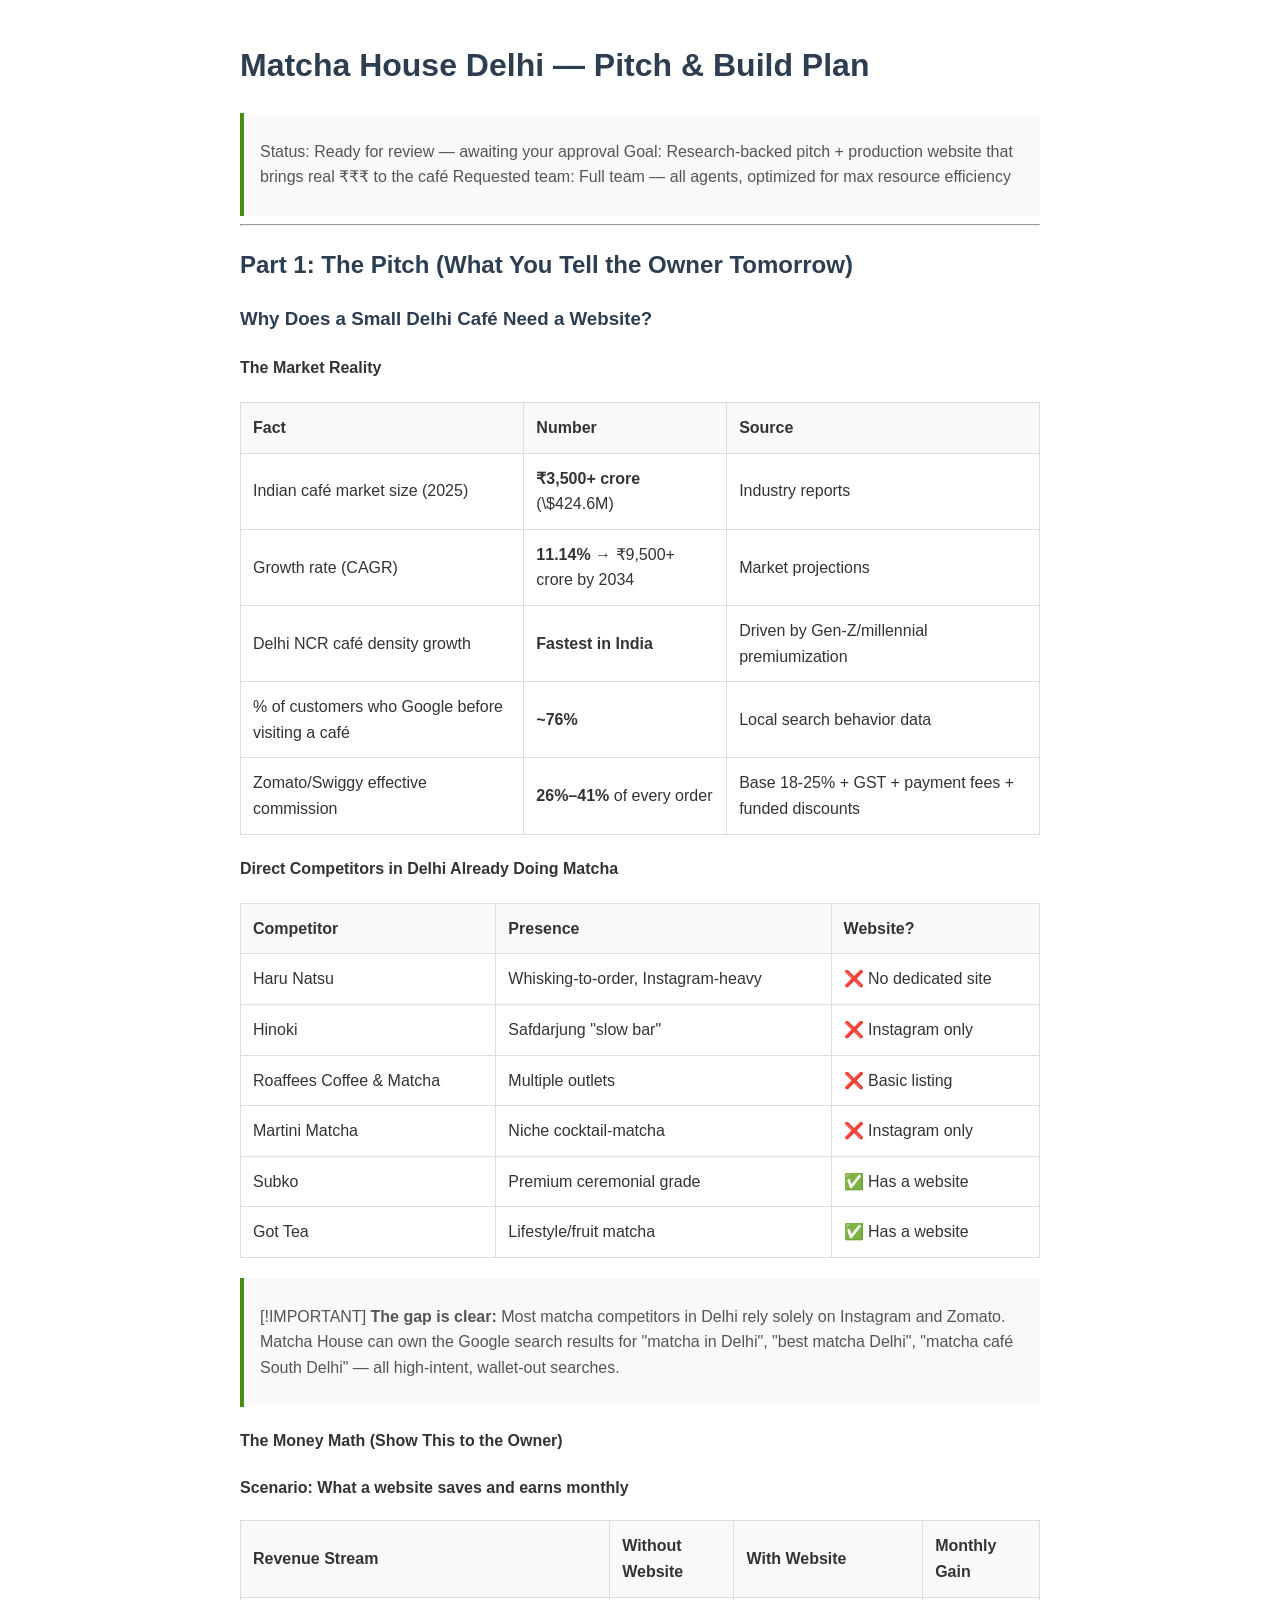
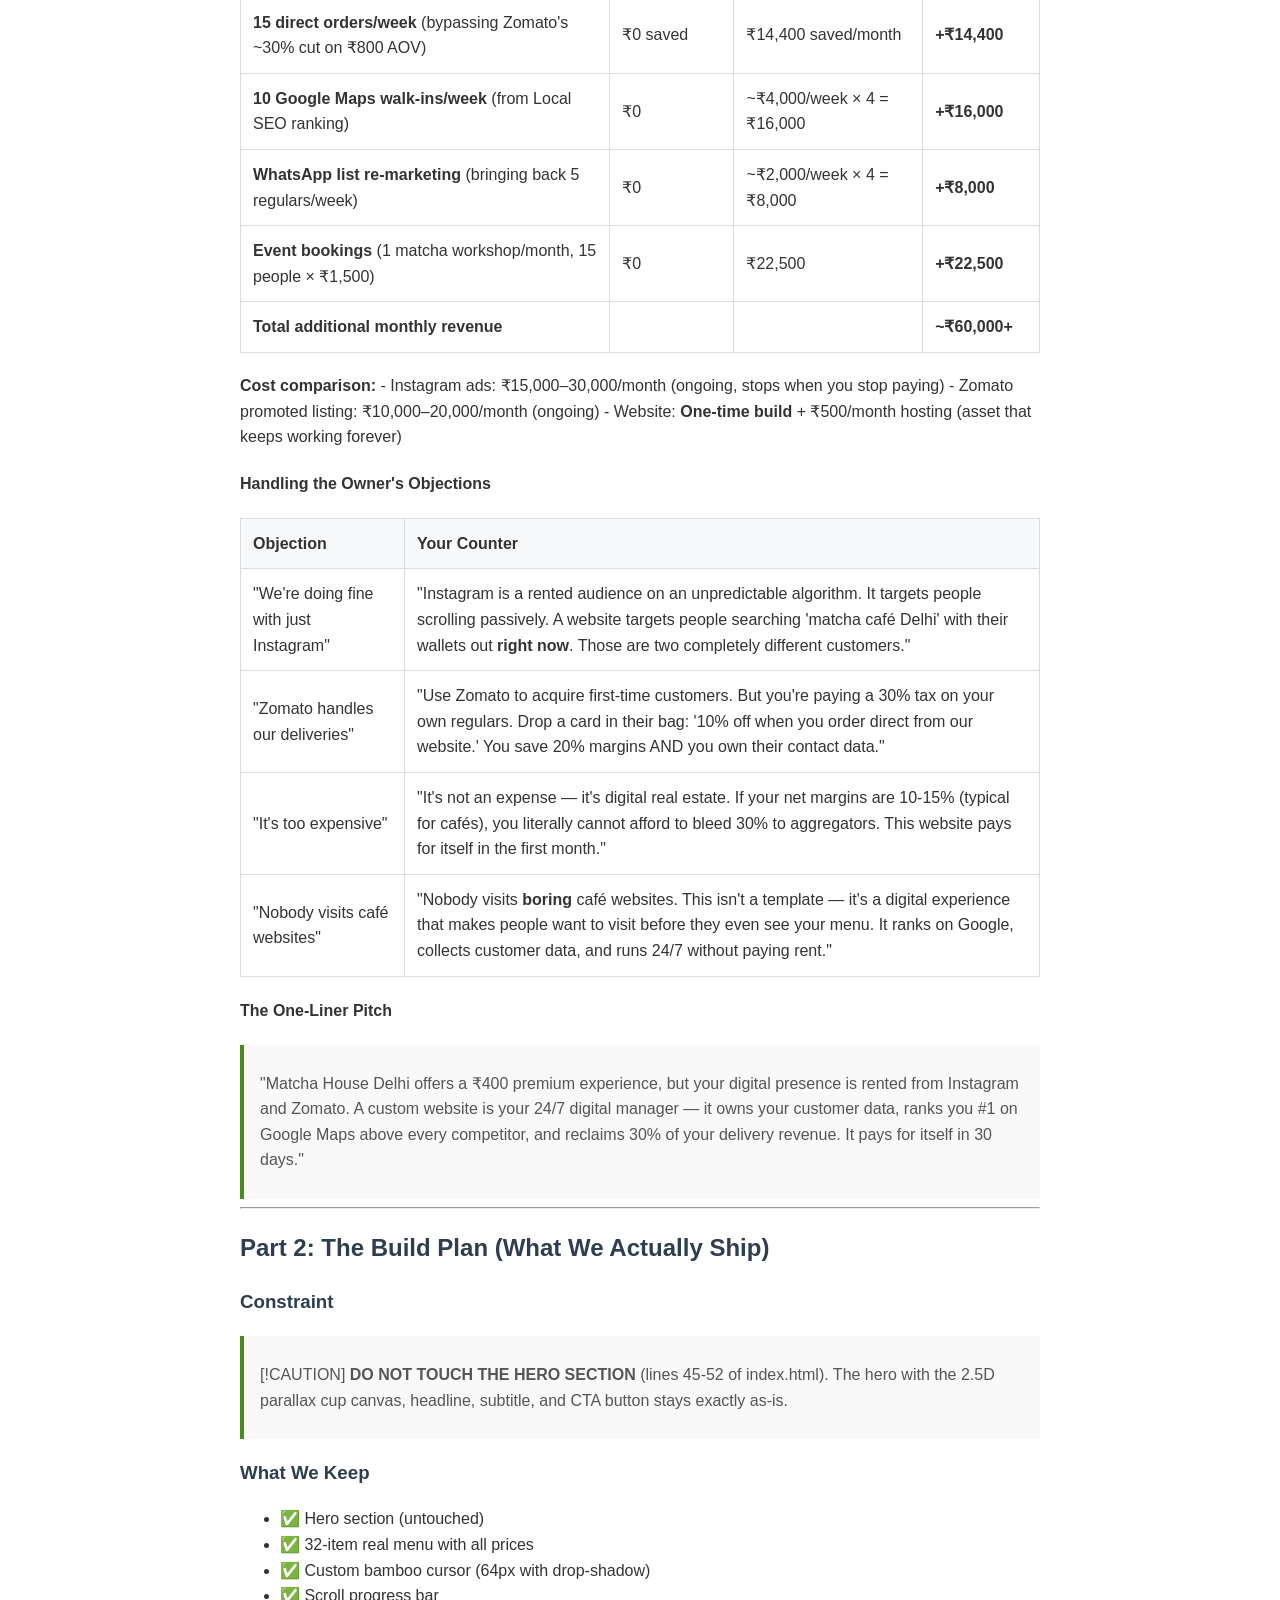
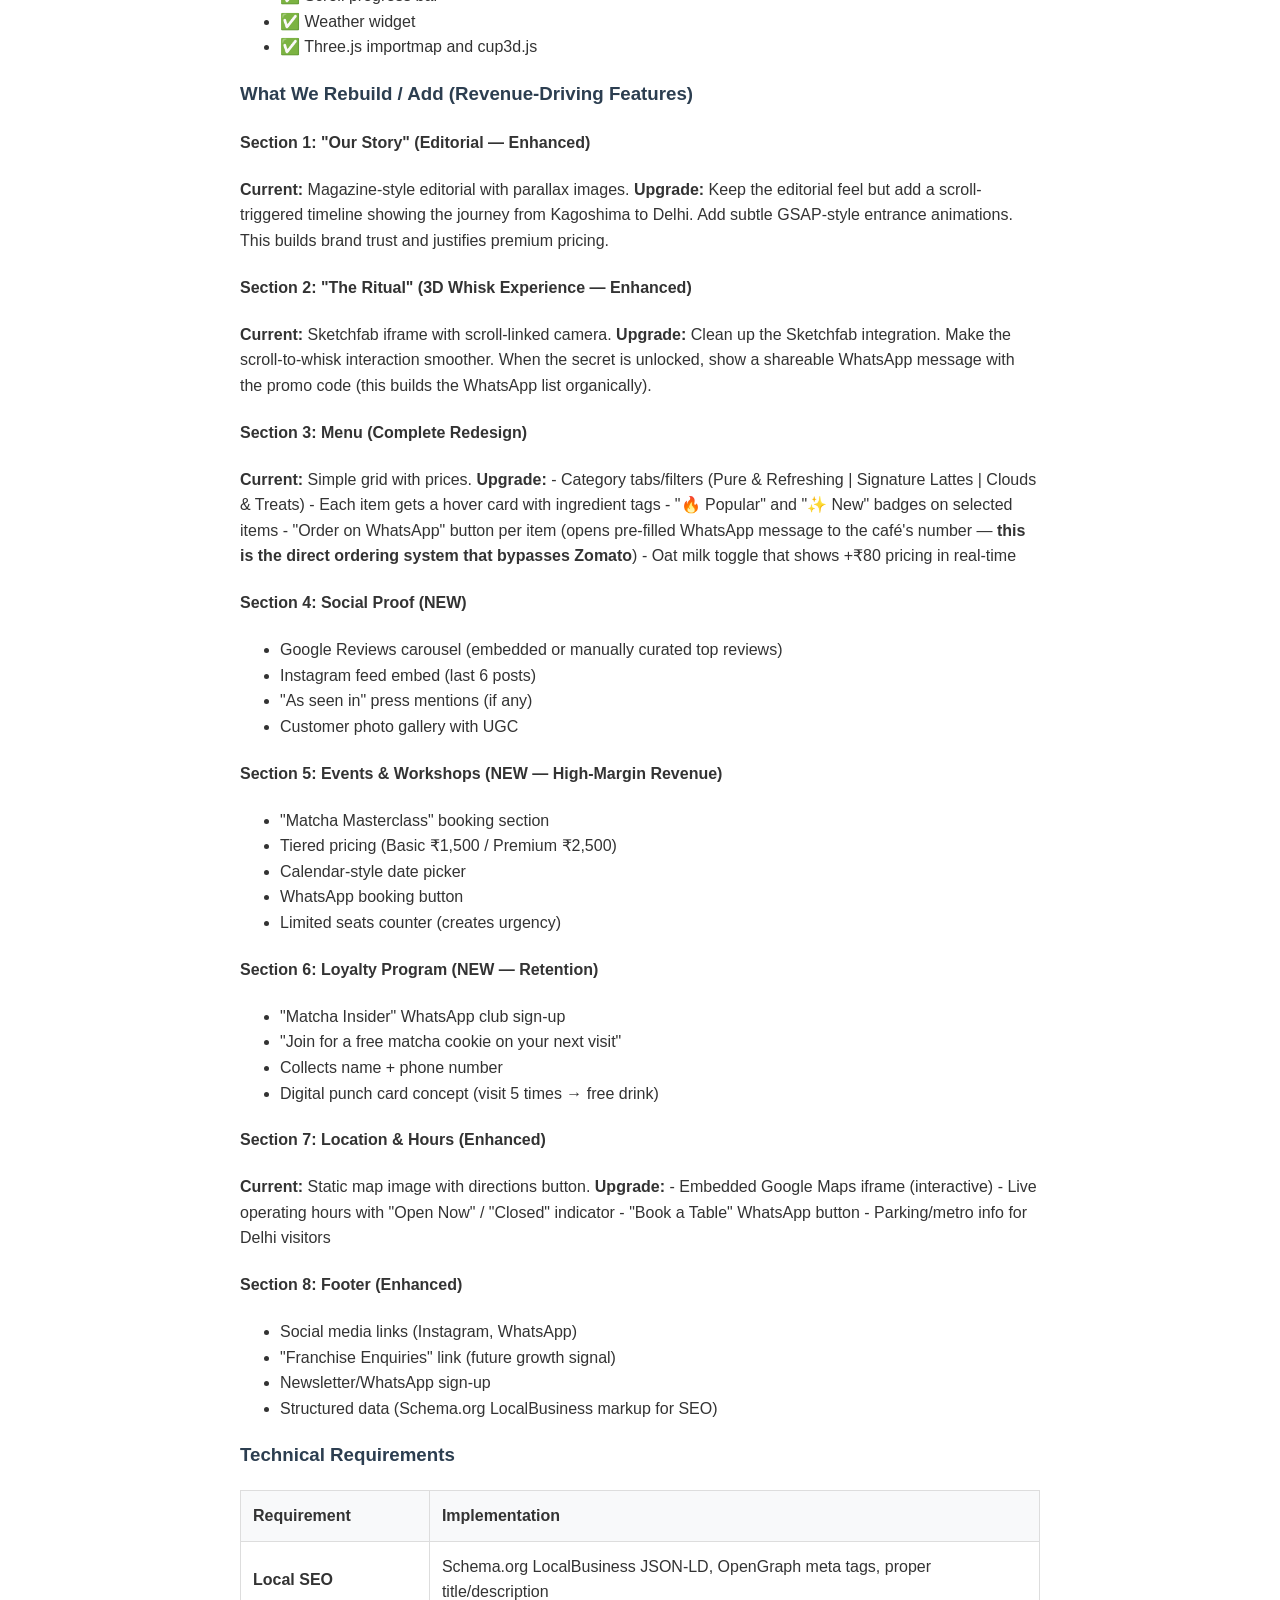
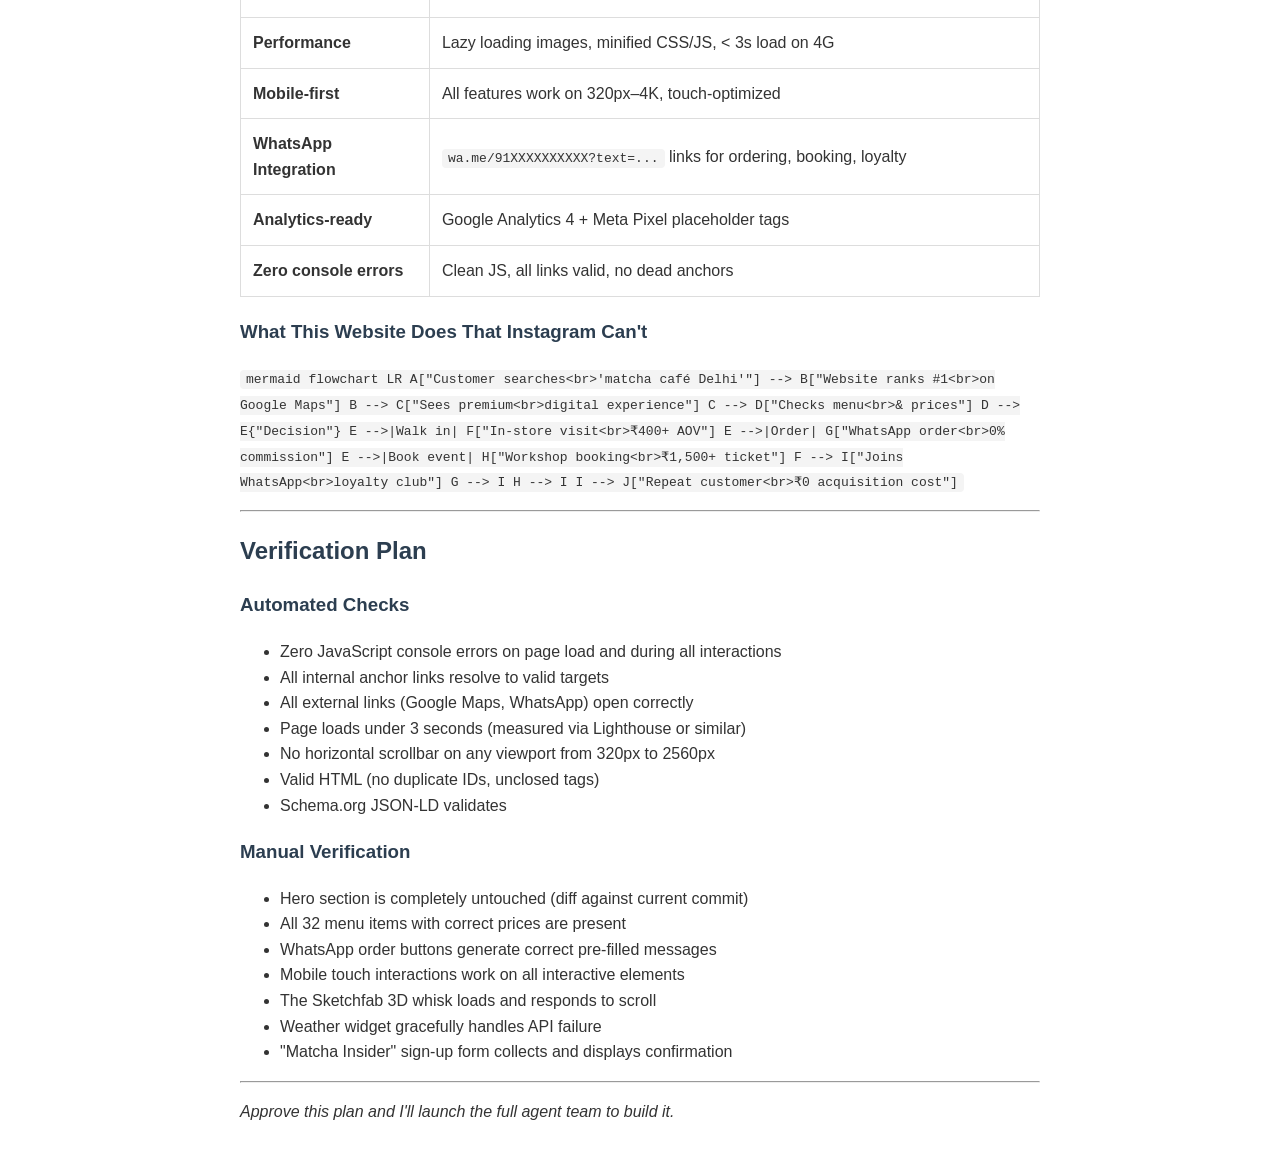
<file: Pitch_Matcha_House.html>
<!DOCTYPE html>
<html>
<head>
<meta charset="utf-8">
<style>
    body { font-family: -apple-system, BlinkMacSystemFont, "Segoe UI", Roboto, Helvetica, Arial, sans-serif; line-height: 1.6; color: #333; max-width: 800px; margin: 40px auto; padding: 0 20px; }
    h1, h2, h3 { color: #2c3e50; }
    table { border-collapse: collapse; width: 100%; margin: 20px 0; }
    th, td { border: 1px solid #ddd; padding: 12px; text-align: left; }
    th { background-color: #f8f9fa; }
    blockquote { border-left: 4px solid #4a8c1a; margin: 0; padding-left: 16px; color: #555; background: #f9f9f9; padding: 10px 16px; }
    code { background: #f4f4f4; padding: 2px 6px; border-radius: 4px; }
    pre { background: #f4f4f4; padding: 16px; border-radius: 4px; overflow-x: auto; }
</style>
</head>
<body>
<h1>Matcha House Delhi — Pitch &amp; Build Plan</h1>
<blockquote>
<p>Status: Ready for review — awaiting your approval
Goal: Research-backed pitch + production website that brings real ₹₹₹ to the café
Requested team: Full team — all agents, optimized for max resource efficiency</p>
</blockquote>
<hr />
<h2>Part 1: The Pitch (What You Tell the Owner Tomorrow)</h2>
<h3>Why Does a Small Delhi Café Need a Website?</h3>
<h4>The Market Reality</h4>
<table>
<thead>
<tr>
<th>Fact</th>
<th>Number</th>
<th>Source</th>
</tr>
</thead>
<tbody>
<tr>
<td>Indian café market size (2025)</td>
<td><strong>₹3,500+ crore</strong> (\$424.6M)</td>
<td>Industry reports</td>
</tr>
<tr>
<td>Growth rate (CAGR)</td>
<td><strong>11.14%</strong> → ₹9,500+ crore by 2034</td>
<td>Market projections</td>
</tr>
<tr>
<td>Delhi NCR café density growth</td>
<td><strong>Fastest in India</strong></td>
<td>Driven by Gen-Z/millennial premiumization</td>
</tr>
<tr>
<td>% of customers who Google before visiting a café</td>
<td><strong>~76%</strong></td>
<td>Local search behavior data</td>
</tr>
<tr>
<td>Zomato/Swiggy effective commission</td>
<td><strong>26%–41%</strong> of every order</td>
<td>Base 18-25% + GST + payment fees + funded discounts</td>
</tr>
</tbody>
</table>
<h4>Direct Competitors in Delhi Already Doing Matcha</h4>
<table>
<thead>
<tr>
<th>Competitor</th>
<th>Presence</th>
<th>Website?</th>
</tr>
</thead>
<tbody>
<tr>
<td>Haru Natsu</td>
<td>Whisking-to-order, Instagram-heavy</td>
<td>❌ No dedicated site</td>
</tr>
<tr>
<td>Hinoki</td>
<td>Safdarjung "slow bar"</td>
<td>❌ Instagram only</td>
</tr>
<tr>
<td>Roaffees Coffee &amp; Matcha</td>
<td>Multiple outlets</td>
<td>❌ Basic listing</td>
</tr>
<tr>
<td>Martini Matcha</td>
<td>Niche cocktail-matcha</td>
<td>❌ Instagram only</td>
</tr>
<tr>
<td>Subko</td>
<td>Premium ceremonial grade</td>
<td>✅ Has a website</td>
</tr>
<tr>
<td>Got Tea</td>
<td>Lifestyle/fruit matcha</td>
<td>✅ Has a website</td>
</tr>
</tbody>
</table>
<blockquote>
<p>[!IMPORTANT]
<strong>The gap is clear:</strong> Most matcha competitors in Delhi rely solely on Instagram and Zomato. Matcha House can own the Google search results for "matcha in Delhi", "best matcha Delhi", "matcha café South Delhi" — all high-intent, wallet-out searches.</p>
</blockquote>
<h4>The Money Math (Show This to the Owner)</h4>
<p><strong>Scenario: What a website saves and earns monthly</strong></p>
<table>
<thead>
<tr>
<th>Revenue Stream</th>
<th>Without Website</th>
<th>With Website</th>
<th>Monthly Gain</th>
</tr>
</thead>
<tbody>
<tr>
<td><strong>15 direct orders/week</strong> (bypassing Zomato's ~30% cut on ₹800 AOV)</td>
<td>₹0 saved</td>
<td>₹14,400 saved/month</td>
<td><strong>+₹14,400</strong></td>
</tr>
<tr>
<td><strong>10 Google Maps walk-ins/week</strong> (from Local SEO ranking)</td>
<td>₹0</td>
<td>~₹4,000/week × 4 = ₹16,000</td>
<td><strong>+₹16,000</strong></td>
</tr>
<tr>
<td><strong>WhatsApp list re-marketing</strong> (bringing back 5 regulars/week)</td>
<td>₹0</td>
<td>~₹2,000/week × 4 = ₹8,000</td>
<td><strong>+₹8,000</strong></td>
</tr>
<tr>
<td><strong>Event bookings</strong> (1 matcha workshop/month, 15 people × ₹1,500)</td>
<td>₹0</td>
<td>₹22,500</td>
<td><strong>+₹22,500</strong></td>
</tr>
<tr>
<td><strong>Total additional monthly revenue</strong></td>
<td></td>
<td></td>
<td><strong>~₹60,000+</strong></td>
</tr>
</tbody>
</table>
<p><strong>Cost comparison:</strong>
- Instagram ads: ₹15,000–30,000/month (ongoing, stops when you stop paying)
- Zomato promoted listing: ₹10,000–20,000/month (ongoing)
- Website: <strong>One-time build</strong> + ₹500/month hosting (asset that keeps working forever)</p>
<h4>Handling the Owner's Objections</h4>
<table>
<thead>
<tr>
<th>Objection</th>
<th>Your Counter</th>
</tr>
</thead>
<tbody>
<tr>
<td>"We're doing fine with just Instagram"</td>
<td>"Instagram is a rented audience on an unpredictable algorithm. It targets people scrolling passively. A website targets people searching 'matcha café Delhi' with their wallets out <strong>right now</strong>. Those are two completely different customers."</td>
</tr>
<tr>
<td>"Zomato handles our deliveries"</td>
<td>"Use Zomato to acquire first-time customers. But you're paying a 30% tax on your own regulars. Drop a card in their bag: '10% off when you order direct from our website.' You save 20% margins AND you own their contact data."</td>
</tr>
<tr>
<td>"It's too expensive"</td>
<td>"It's not an expense — it's digital real estate. If your net margins are 10-15% (typical for cafés), you literally cannot afford to bleed 30% to aggregators. This website pays for itself in the first month."</td>
</tr>
<tr>
<td>"Nobody visits café websites"</td>
<td>"Nobody visits <strong>boring</strong> café websites. This isn't a template — it's a digital experience that makes people want to visit before they even see your menu. It ranks on Google, collects customer data, and runs 24/7 without paying rent."</td>
</tr>
</tbody>
</table>
<h4>The One-Liner Pitch</h4>
<blockquote>
<p>"Matcha House Delhi offers a ₹400 premium experience, but your digital presence is rented from Instagram and Zomato. A custom website is your 24/7 digital manager — it owns your customer data, ranks you #1 on Google Maps above every competitor, and reclaims 30% of your delivery revenue. It pays for itself in 30 days."</p>
</blockquote>
<hr />
<h2>Part 2: The Build Plan (What We Actually Ship)</h2>
<h3>Constraint</h3>
<blockquote>
<p>[!CAUTION]
<strong>DO NOT TOUCH THE HERO SECTION</strong> (lines 45-52 of index.html). The hero with the 2.5D parallax cup canvas, headline, subtitle, and CTA button stays exactly as-is.</p>
</blockquote>
<h3>What We Keep</h3>
<ul>
<li>✅ Hero section (untouched)</li>
<li>✅ 32-item real menu with all prices</li>
<li>✅ Custom bamboo cursor (64px with drop-shadow)</li>
<li>✅ Scroll progress bar</li>
<li>✅ Weather widget</li>
<li>✅ Three.js importmap and cup3d.js</li>
</ul>
<h3>What We Rebuild / Add (Revenue-Driving Features)</h3>
<h4>Section 1: "Our Story" (Editorial — Enhanced)</h4>
<p><strong>Current:</strong> Magazine-style editorial with parallax images.
<strong>Upgrade:</strong> Keep the editorial feel but add a scroll-triggered timeline showing the journey from Kagoshima to Delhi. Add subtle GSAP-style entrance animations. This builds brand trust and justifies premium pricing.</p>
<h4>Section 2: "The Ritual" (3D Whisk Experience — Enhanced)</h4>
<p><strong>Current:</strong> Sketchfab iframe with scroll-linked camera.
<strong>Upgrade:</strong> Clean up the Sketchfab integration. Make the scroll-to-whisk interaction smoother. When the secret is unlocked, show a shareable WhatsApp message with the promo code (this builds the WhatsApp list organically).</p>
<h4>Section 3: Menu (Complete Redesign)</h4>
<p><strong>Current:</strong> Simple grid with prices.
<strong>Upgrade:</strong>
- Category tabs/filters (Pure &amp; Refreshing | Signature Lattes | Clouds &amp; Treats)
- Each item gets a hover card with ingredient tags
- "🔥 Popular" and "✨ New" badges on selected items
- "Order on WhatsApp" button per item (opens pre-filled WhatsApp message to the café's number — <strong>this is the direct ordering system that bypasses Zomato</strong>)
- Oat milk toggle that shows +₹80 pricing in real-time</p>
<h4>Section 4: Social Proof (NEW)</h4>
<ul>
<li>Google Reviews carousel (embedded or manually curated top reviews)</li>
<li>Instagram feed embed (last 6 posts)</li>
<li>"As seen in" press mentions (if any)</li>
<li>Customer photo gallery with UGC</li>
</ul>
<h4>Section 5: Events &amp; Workshops (NEW — High-Margin Revenue)</h4>
<ul>
<li>"Matcha Masterclass" booking section</li>
<li>Tiered pricing (Basic ₹1,500 / Premium ₹2,500)</li>
<li>Calendar-style date picker</li>
<li>WhatsApp booking button</li>
<li>Limited seats counter (creates urgency)</li>
</ul>
<h4>Section 6: Loyalty Program (NEW — Retention)</h4>
<ul>
<li>"Matcha Insider" WhatsApp club sign-up</li>
<li>"Join for a free matcha cookie on your next visit"</li>
<li>Collects name + phone number</li>
<li>Digital punch card concept (visit 5 times → free drink)</li>
</ul>
<h4>Section 7: Location &amp; Hours (Enhanced)</h4>
<p><strong>Current:</strong> Static map image with directions button.
<strong>Upgrade:</strong>
- Embedded Google Maps iframe (interactive)
- Live operating hours with "Open Now" / "Closed" indicator
- "Book a Table" WhatsApp button
- Parking/metro info for Delhi visitors</p>
<h4>Section 8: Footer (Enhanced)</h4>
<ul>
<li>Social media links (Instagram, WhatsApp)</li>
<li>"Franchise Enquiries" link (future growth signal)</li>
<li>Newsletter/WhatsApp sign-up</li>
<li>Structured data (Schema.org LocalBusiness markup for SEO)</li>
</ul>
<h3>Technical Requirements</h3>
<table>
<thead>
<tr>
<th>Requirement</th>
<th>Implementation</th>
</tr>
</thead>
<tbody>
<tr>
<td><strong>Local SEO</strong></td>
<td>Schema.org LocalBusiness JSON-LD, OpenGraph meta tags, proper title/description</td>
</tr>
<tr>
<td><strong>Performance</strong></td>
<td>Lazy loading images, minified CSS/JS, &lt; 3s load on 4G</td>
</tr>
<tr>
<td><strong>Mobile-first</strong></td>
<td>All features work on 320px–4K, touch-optimized</td>
</tr>
<tr>
<td><strong>WhatsApp Integration</strong></td>
<td><code>wa.me/91XXXXXXXXXX?text=...</code> links for ordering, booking, loyalty</td>
</tr>
<tr>
<td><strong>Analytics-ready</strong></td>
<td>Google Analytics 4 + Meta Pixel placeholder tags</td>
</tr>
<tr>
<td><strong>Zero console errors</strong></td>
<td>Clean JS, all links valid, no dead anchors</td>
</tr>
</tbody>
</table>
<h3>What This Website Does That Instagram Can't</h3>
<p><code>mermaid
flowchart LR
    A["Customer searches&lt;br&gt;'matcha café Delhi'"] --&gt; B["Website ranks #1&lt;br&gt;on Google Maps"]
    B --&gt; C["Sees premium&lt;br&gt;digital experience"]
    C --&gt; D["Checks menu&lt;br&gt;&amp; prices"]
    D --&gt; E{"Decision"}
    E --&gt;|Walk in| F["In-store visit&lt;br&gt;₹400+ AOV"]
    E --&gt;|Order| G["WhatsApp order&lt;br&gt;0% commission"]
    E --&gt;|Book event| H["Workshop booking&lt;br&gt;₹1,500+ ticket"]
    F --&gt; I["Joins WhatsApp&lt;br&gt;loyalty club"]
    G --&gt; I
    H --&gt; I
    I --&gt; J["Repeat customer&lt;br&gt;₹0 acquisition cost"]</code></p>
<hr />
<h2>Verification Plan</h2>
<h3>Automated Checks</h3>
<ul>
<li>Zero JavaScript console errors on page load and during all interactions</li>
<li>All internal anchor links resolve to valid targets</li>
<li>All external links (Google Maps, WhatsApp) open correctly</li>
<li>Page loads under 3 seconds (measured via Lighthouse or similar)</li>
<li>No horizontal scrollbar on any viewport from 320px to 2560px</li>
<li>Valid HTML (no duplicate IDs, unclosed tags)</li>
<li>Schema.org JSON-LD validates</li>
</ul>
<h3>Manual Verification</h3>
<ul>
<li>Hero section is completely untouched (diff against current commit)</li>
<li>All 32 menu items with correct prices are present</li>
<li>WhatsApp order buttons generate correct pre-filled messages</li>
<li>Mobile touch interactions work on all interactive elements</li>
<li>The Sketchfab 3D whisk loads and responds to scroll</li>
<li>Weather widget gracefully handles API failure</li>
<li>"Matcha Insider" sign-up form collects and displays confirmation</li>
</ul>
<hr />
<p><em>Approve this plan and I'll launch the full agent team to build it.</em></p>
</body>
</html>
</file>
<file: styles.css>
:root {
    --color-cream: #D1D0CB;
    --color-matcha-dark: #314528;
    --color-matcha: #A2A092;
    --color-matcha-light: #6E6353;
    --color-gold: #000000;
    --color-text: #000000;
    --font-heading: 'Montserrat', sans-serif;
    --font-body: 'Inter', sans-serif;
    --font-serif: 'Playfair Display', serif;
    
    --glass-bg: rgba(249, 249, 244, 0.7);
    --glass-border: rgba(255, 255, 255, 0.3);
}

* {
    margin: 0;
    padding: 0;
    box-sizing: border-box;
}

img {
    max-width: 100%;
    height: auto;
}

html {
    overflow-x: hidden;
    width: 100%;
}

body {
    background-color: var(--color-cream);
    color: var(--color-matcha-dark);
    font-family: var(--font-body);
    line-height: 1.6;
    cursor: none;
    overflow-x: hidden;
    width: 100%;
}

h1, h2, h3, .logo {
    font-family: var(--font-heading);
    font-weight: 600;
}

/* --- Navigation --- */
.navbar {
    position: fixed;
    top: 0;
    width: 100%;
    padding: 1rem 5%;
    display: flex;
    justify-content: space-between;
    align-items: center;
    background: var(--glass-bg);
    border-bottom: 1px solid var(--glass-border);
    z-index: 1000;
    transition: all 0.3s ease;
}

.logo {
    font-size: 1.8rem;
    color: var(--color-matcha-dark);
    letter-spacing: 2px;
    z-index: 1001;
    font-family: var(--font-heading);
    display: flex;
    align-items: center;
    gap: 0.75rem;
    text-decoration: none;
}

.logo-img {
    height: 70px;
    width: auto;
}

.nav-links {
    display: flex;
    justify-content: space-between;
    align-items: center;
    flex-grow: 1;
}

.nav-left {
    display: flex;
    gap: 2rem;
    justify-content: flex-start;
    align-items: center;
    margin-left: 2rem;
}

.nav-right {
    display: flex;
    gap: 2rem;
    justify-content: flex-end;
    align-items: center;
}

.mobile-toggle {
    display: none;
    flex-direction: column;
    gap: 5px;
    cursor: pointer;
    z-index: 1001;
    min-width: 44px;
    min-height: 44px;
    padding: 10px;
    align-items: center;
    justify-content: center;
}

.mobile-toggle span {
    width: 25px;
    height: 3px;
    background: var(--color-matcha-dark);
    transition: 0.3s ease;
    border-radius: 2px;
}

.nav-left a, .nav-right a {
    text-decoration: none;
    color: var(--color-text);
    font-size: 0.95rem;
    font-family: var(--font-heading);
    font-weight: 500;
    transition: color 0.3s ease;
}

.nav-left a:hover, .nav-right a:not(.btn-primary):hover {
    color: var(--color-matcha);
}

.btn-primary {
    background-color: var(--color-matcha-dark);
    color: white !important;
    padding: 0.6rem 1.5rem;
    border-radius: 30px;
    transition: background 0.3s ease, transform 0.2s ease, box-shadow 0.2s ease;
}

.btn-primary:hover {
    background-color: #24331d;
    transform: translateY(-2px);
}

/* --- Hero Section --- */
.hero {
    background: url('assets/hero_bg.jpg') no-repeat center 35%;
    background-size: cover;
    z-index: 10;

    min-height: calc(100vh - 48px);
    min-height: calc(100dvh - 48px);
    display: flex;
    flex-direction: column;
    align-items: center;
    justify-content: center;
    position: relative;
    overflow: hidden;
    text-align: center;
    padding-top: 90px; /* offset for nav */
    box-sizing: border-box;
}

.hero::after {
    content: "";
    position: absolute;
    top: 0; left: 0; right: 0; bottom: 0;
    background: linear-gradient(180deg, rgba(0, 0, 0, 0.25) 0%, rgba(0, 0, 0, 0.12) 50%, rgba(0, 0, 0, 0.35) 100%);
    z-index: 5;
}


/* Stack all sections above fixed background */
section, footer {
    position: relative;
    z-index: 5;
    scroll-margin-top: 80px;
}

.hero-content {
    z-index: 10;
    position: relative;
    pointer-events: none; /* Let mouse interact with the 3D canvas behind */
}

.spinning-whisk {
    margin: 0 auto 2rem;
    width: 400px;
    max-width: 100%;
    height: 300px;
    pointer-events: auto;
}

.hero-content h1, .hero-content p, .hero-content a {
    pointer-events: auto;
}

.hero-brand-tag {
    display: block;
    font-family: var(--font-heading);
    font-size: 1.15rem;
    font-weight: 700;
    letter-spacing: 5px;
    text-transform: uppercase;
    color: var(--color-gold);
    margin-bottom: 0.8rem;
    text-shadow: 0 2px 14px rgba(0, 0, 0, 0.9);
}

.hero-content h1 {
    font-size: 5.5rem;
    color: #ffffff;
    line-height: 1.1;
    margin-bottom: 1.5rem;
    letter-spacing: -2px;
    opacity: 0;
    animation: fadeUp 1.2s ease forwards 0.2s;
    text-shadow: 0 4px 20px rgba(0, 0, 0, 0.8), 0 0 40px rgba(0, 0, 0, 0.5);
}

.hero-content p {
    font-size: 1.3rem;
    color: #f0f0f0;
    margin-bottom: 3rem;
    opacity: 0;
    letter-spacing: 0.5px;
    text-shadow: 0 2px 10px rgba(0, 0, 0, 0.8);
    animation: fadeUp 1.2s ease forwards 0.5s;
    text-shadow: 0 2px 10px rgba(0, 0, 0, 0.6);
}

.btn-secondary {
    display: inline-block;
    border: 2px solid var(--color-gold);
    color: var(--color-matcha-dark);
    text-decoration: none;
    padding: 1rem 2rem;
    font-family: var(--font-heading);
    font-weight: 600;
    letter-spacing: 1px;
    position: relative;
    overflow: hidden;
    transition: all 0.3s ease;
    opacity: 0;
    animation: fadeUp 1s ease forwards 0.6s;
}

.btn-secondary::after {
    content: '';
    position: absolute;
    top: 0;
    left: 0;
    width: 100%;
    height: 100%;
    background: var(--color-gold);
    z-index: -1;
    transition: transform 0.3s ease;
    transform: scaleX(0);
    transform-origin: right;
}

.btn-secondary:hover {
    color: white;
}

.btn-secondary:hover::after {
    transform: scaleX(1);
    transform-origin: left;
}

/* 3D Tilt Elements */
.perspective-container {
    perspective: 1000px;
    flex: 1;
    display: flex;
    justify-content: center;
    position: relative;
    z-index: 1;
    min-height: 500px; /* Force height so absolutely positioned canvas is visible */
}

.tilt-element {
    max-width: 100%;
    border-radius: 20px;
    transition: transform 0.1s ease-out; /* smooth follow */
    will-change: transform;
    opacity: 1;
}

.glass-orb {
    position: absolute;
    width: 200px;
    height: 200px;
    border-radius: 50%;
    background: rgba(255, 255, 255, 0.2);
    border: 1px solid rgba(255,255,255,0.5);
    top: 50%;
    left: 50%;
    transform: translate(-50%, -50%) translateZ(50px); /* 3D pop out */
    pointer-events: none;
    mix-blend-mode: overlay;
}



/* --- Hero Philosophy Ticker --- */
.hero-philosophy-ticker {
    background-color: var(--color-matcha-dark);
    color: var(--color-cream);
    height: 48px;
    box-sizing: border-box;
    display: flex;
    align-items: center;
    overflow: hidden;
    white-space: nowrap;
    position: relative;
    z-index: 10;
    border-bottom: 1px solid rgba(255, 255, 255, 0.1);
}
.philosophy-content {
    display: inline-block;
    font-family: var(--font-heading);
    font-size: 0.85rem;
    letter-spacing: 2px;
    animation: ticker 25s linear infinite;
}
.ticker-highlight {
    font-weight: 700;
    color: #fff;
}
.ticker-dot {
    margin: 0 1.5rem;
    opacity: 0.5;
}
@keyframes ticker {
    0% { transform: translateX(100%); }
    100% { transform: translateX(-100%); }
}

/* --- Live Ceremonial Video Feed Section --- */
.live-feed-wrapper {
    position: relative;
    height: 100vh; /* Exactly the height of the viewport */
    z-index: 1; /* Keep it normal so it scrolls */
    background: transparent; /* Allows the fixed section behind it to show through */
}

.live-feed-section { padding: 0 !important; 
    background: linear-gradient(180deg, #131B0D 0%, #1D2813 50%, #151E0E 100%);
    color: var(--color-cream);
    padding: 0;
    position: fixed;
    top: 0;
    left: 0;
    width: 100%;
    height: 100vh;
    z-index: -10; /* Locked in the very back */
    display: flex;
    flex-direction: column;
    justify-content: center;
}
.live-feed-container {
    width: 100%;
}


.live-feed-backdrop {
    position: absolute;
    inset: 0;
    background: radial-gradient(circle at 50% 30%, rgba(91, 112, 50, 0.22) 0%, rgba(19, 27, 13, 0) 70%);
    pointer-events: none;
}

/* Header & Typography */
.live-feed-header {
    text-align: center;
    max-width: 820px;
    margin: 0 auto 3.8rem;
    position: relative;
    z-index: 5;
}

.live-pill {
    display: inline-flex;
    align-items: center;
    gap: 0.6rem;
    padding: 0.45rem 1.25rem;
    background: rgba(212, 175, 55, 0.1);
    border: 1px solid rgba(212, 175, 55, 0.28);
    border-radius: 50px;
    margin-bottom: 1.5rem;
}

.live-pulsing-dot {
    width: 8px;
    height: 8px;
    background-color: #E53E3E;
    border-radius: 50%;
    position: relative;
    animation: livePulseDot 2s infinite ease-in-out;
}

@keyframes livePulseDot {
    0%, 100% { transform: scale(1); opacity: 1; }
    50% {  opacity: 0.7; }
}

.live-pill-text {
    font-size: 0.75rem;
    font-weight: 700;
    letter-spacing: 1.8px;
    color: var(--color-gold);
}

.live-pill-sep {
    color: rgba(212, 175, 55, 0.5);
    font-size: 0.7rem;
}

.live-pill-loc {
    font-size: 0.72rem;
}

.live-feed-title {
    font-family: var(--font-serif);
    font-size: 3.2rem;
    color: var(--color-cream);
    line-height: 1.15;
    margin-bottom: 1.25rem;
    letter-spacing: -0.5px;
}

.title-highlight {
    color: var(--color-matcha);
    font-style: italic;
}

.title-kanji {
    display: none;
}

.live-feed-description {
    font-size: 1.1rem;
    line-height: 1.75;
    color: rgba(249, 249, 244, 0.82);
    margin: 0 auto;
    max-width: 680px;
}

/* Dual-Video Stage */

.live-feed-stage {
    display: flex;
    justify-content: center;
    align-items: flex-start;
    gap: 4.5rem;
    margin: 4rem 0 0;
    position: relative;
    z-index: 1;
}

.parallax-card {
    flex: 1;
    max-width: 400px;
    will-change: transform;
}

.feed-card-secondary {
    margin-top: 3.5rem;
}

.feed-card-inner {
    border-radius: 12px;
    overflow: hidden;
    background: rgba(14, 20, 10, 0.85);
    border: 1px solid rgba(212, 175, 55, 0.3);
    transition: box-shadow 0.4s ease, border-color 0.4s ease;
}

.feed-card-inner:hover {
    border-color: rgba(212, 175, 55, 0.6);
}

.feed-card-header {
    display: flex;
    justify-content: space-between;
    align-items: center;
    padding: 0.95rem 1.35rem;
    background: rgba(10, 15, 7, 0.92);
    border-bottom: 1px solid rgba(255, 255, 255, 0.08);
    position: relative;
    z-index: 10;
}

.feed-card-meta {
    display: flex;
    align-items: center;
    gap: 0.85rem;
}

.feed-channel {
    font-size: 0.72rem;
    font-weight: 700;
    letter-spacing: 1.4px;
    color: var(--color-gold);
}

.feed-quality {
    font-size: 0.68rem;
    color: rgba(249, 249, 244, 0.65);
    letter-spacing: 0.8px;
}

.live-badge-mini {
    font-size: 0.68rem;
    font-weight: 700;
    color: #E53E3E;
    letter-spacing: 1.2px;
    display: inline-flex;
    align-items: center;
    gap: 0.3rem;
}

.feed-video-wrapper {
    position: relative;
    width: 100%;
    aspect-ratio: 9 / 16;
    overflow: hidden;
    background: #060904;
}

.feed-video {
    width: 100%;
    height: 100%;
    object-fit: cover;
    display: block;
        z-index: 1;
}

.video-overlay-tint {
    position: absolute;
    inset: 0;
    pointer-events: none;
    background: linear-gradient(180deg, rgba(6, 9, 4, 0.25) 0%, transparent 20%, transparent 80%, rgba(6, 9, 4, 0.75) 100%);
}

.feed-card-footer {
    padding: 1.15rem 1.35rem;
    background: rgba(10, 15, 7, 0.92);
    border-top: 1px solid rgba(255, 255, 255, 0.08);
    position: relative;
    z-index: 10;
}

.feed-item-title {
    display: block;
        z-index: 1;
    font-family: var(--font-serif);
    font-size: 1.2rem;
    color: var(--color-cream);
    margin-bottom: 0.28rem;
}

.feed-item-sub {
    display: block;
        z-index: 1;
    font-size: 0.78rem;
    color: var(--color-gold);
    letter-spacing: 0.6px;
}

/* Telemetry Stats Bar */
.live-feed-telemetry {
    display: flex;
    justify-content: center;
    align-items: center;
    gap: 2.5rem;
    flex-wrap: wrap;
    padding: 1.4rem 2.2rem;
    background: rgba(16, 24, 11, 0.6);
    border: 1px solid rgba(212, 175, 55, 0.22);
    border-radius: 16px;
    max-width: 920px;
    margin: 0 auto;
}

.telemetry-item {
    display: flex;
    flex-direction: column;
    align-items: center;
    text-align: center;
    gap: 0.25rem;
}

.telemetry-label {
    font-size: 0.68rem;
    letter-spacing: 1.6px;
    color: rgba(249, 249, 244, 0.55);
    font-weight: 600;
}

.telemetry-value {
    font-size: 0.88rem;
    color: var(--color-cream);
    font-family: var(--font-heading);
    font-weight: 500;
}

.status-active {
    color: #82C945;
    font-weight: 600;
}

.telemetry-separator {
    width: 1px;
    height: 28px;
    background: rgba(212, 175, 55, 0.2);
}


/* --- Editorial Magazine Section --- */
.editorial-section {
    padding: 10rem 10%;
    background-color: #fff;
    border-top: 1px solid rgba(0,0,0,0.05);
    position: relative;
    z-index: 10;
}

.editorial-container {
    display: grid;
    grid-template-columns: 1fr 1fr;
    gap: 6rem;
    align-items: center;
}

.editorial-images {
    position: relative;
    width: 100%;
    height: 620px;
    display: block;
}

.editorial-img-main-box {
    width: 80%;
    height: 80%;
    position: absolute;
    top: 0;
    left: 0;
    border-radius: 4px;
    overflow: hidden;
    z-index: 1;
    box-shadow: 0 20px 45px rgba(0, 0, 0, 0.16);
}

.editorial-img-main-box .editorial-img-main {
    width: 100%;
    height: 100%;
    object-fit: cover;
    display: block;
}

.origin-caption-badge {
    position: absolute;
    top: 1.25rem;
    left: 1.25rem;
    bottom: auto;
    background: rgba(10, 16, 10, 0.92);
    backdrop-filter: blur(12px);
    -webkit-backdrop-filter: blur(12px);
    border: 1px solid rgba(212, 175, 55, 0.7);
    border-radius: 8px;
    padding: 0.55rem 0.95rem;
    display: inline-flex;
    align-items: center;
    gap: 0.75rem;
    z-index: 20;
    box-shadow: 0 10px 25px rgba(0, 0, 0, 0.5);
    pointer-events: none;
}

.origin-badge-dot {
    width: 9px;
    height: 9px;
    background: #82C945;
    border-radius: 50%;
    box-shadow: 0 0 10px #82C945;
    flex-shrink: 0;
    animation: livePulseDot 2s infinite ease-in-out;
}

.origin-badge-text-group {
    display: flex;
    flex-direction: column;
    text-align: left;
}

.origin-badge-title {
    font-family: var(--font-heading);
    font-size: 0.82rem;
    font-weight: 700;
    letter-spacing: 1.4px;
    text-transform: uppercase;
    color: #FAF8F2;
    line-height: 1.2;
}

.origin-badge-sub {
    font-family: var(--font-heading);
    font-size: 0.68rem;
    font-weight: 500;
    color: #D4AF37;
    letter-spacing: 0.8px;
    text-transform: uppercase;
    line-height: 1.2;
    margin-top: 0.2rem;
}

.editorial-img-sub {
    width: 60%;
    height: 50%;
    object-fit: cover;
    position: absolute;
    bottom: 5%;
    right: 0;
    border-radius: 4px;
    z-index: 10;
    border: 10px solid #fff;
    box-shadow: 0 15px 35px rgba(0, 0, 0, 0.2);
}

.editorial-title {
    font-size: 4.5rem;
    line-height: 1.1;
    color: var(--color-matcha-dark);
    margin-bottom: 3rem;
}

.editorial-text-columns {
    column-count: 2;
    column-gap: 3.5rem;
    font-size: 1.05rem;
    line-height: 1.8;
    color: #3d3d3d;
    text-align: left;
    text-wrap: pretty;
    margin-bottom: 2.5rem;
}

.editorial-text-columns p {
    margin-bottom: 1.5rem;
    break-inside: avoid;
}

.drop-cap {
    float: left;
    font-family: var(--font-heading);
    font-size: 3.8rem;
    line-height: 0.78;
    margin: 0.18rem 0.3rem -0.1rem 0;
    padding: 0;
    color: var(--color-matcha-dark);
    font-weight: 600;
}

@supports (initial-letter: 2) or (-webkit-initial-letter: 2) {
    .drop-cap {
        -webkit-initial-letter: 2 2;
        initial-letter: 2 2;
        float: none;
        margin: 0 0.25rem 0 0;
        padding: 0;
        font-size: inherit;
        line-height: inherit;
    }
}

.editorial-quote {
    font-family: var(--font-heading);
    font-size: 2rem;
    font-style: italic;
    color: var(--color-matcha-dark);
    border-left: 4px solid var(--color-gold);
    padding-left: 2rem;
    margin: 3rem 0;
    line-height: 1.3;
}

.link-arrow {
    display: inline-flex;
    align-items: center;
    gap: 0.5rem;
    color: var(--color-gold);
    text-decoration: none;
    font-family: var(--font-heading);
    font-weight: bold;
    font-size: 1.2rem;
    margin-top: 2rem;
    transition: gap 0.3s ease;
}

.link-arrow:hover {
    gap: 1rem;
}

#cupCanvas {
    width: 100%;
    height: 100%;
    position: absolute;
    top: 0;
    left: 0;
    z-index: 1;
    cursor: grab;
    pointer-events: auto;
    filter: saturate(0.55) contrast(1.08) brightness(0.96) hue-rotate(-8deg);
}

/* --- Global UX Polish --- */
.cursor-dot, .cursor-outline {
    position: fixed;
    top: 0;
    left: 0;
    transform: translate(-50%, -50%);
    border-radius: 50%;
    z-index: 9999;
    pointer-events: none;
}
.cursor-dot {
    width: 8px;
    height: 8px;
    background-color: var(--color-gold);
}
.cursor-outline {
    width: 40px;
    height: 80px;
    transform: scale(1.4);
    border: 1px solid rgba(212, 175, 55, 0.5); /* Gold outline */
    background-color: rgba(74, 93, 35, 0.05); /* Very subtle matcha tint */
    transition: width 0.2s, height 0.2s, background-color 0.2s;
}

.scroll-progress {
    position: fixed;
    top: 0;
    left: 0;
    height: 3px;
    background: var(--color-gold);
    width: 0%;
    z-index: 10000;
    transition: width 0.1s ease;
}

/* --- Footer --- */
.footer {
    background: var(--color-matcha-dark);
    color: var(--color-cream);
    padding: 4rem 10% 2rem;
}

.footer-content {
    display: flex;
    justify-content: space-between;
    border-bottom: 1px solid rgba(255,255,255,0.1);
    padding-bottom: 3rem;
    margin-bottom: 2rem;
}

.footer-brand h2 {
    color: var(--color-gold);
    margin-bottom: 0.5rem;
}

.footer-location p {
    opacity: 0.8;
}

.footer-bottom {
    text-align: center;
    opacity: 0.6;
    font-size: 0.9rem;
}

/* --- Animations --- */
@keyframes fadeUp {
    from {
        opacity: 0;
        transform: translateY(30px);
    }
    to {
        opacity: 1;
        transform: translateY(0);
    }
}

@keyframes fadeIn {
    to { opacity: 1; }
}

/* --- Live Weather Widget --- */
.weather-widget {
    position: fixed;
    bottom: 2rem;
    left: 2rem;
    background: var(--glass-bg);
    border: 1px solid var(--glass-border);
    padding: 0.65rem 1rem 0.65rem 1.3rem;
    border-radius: 50px;
    display: flex;
    align-items: center;
    gap: 0.8rem;
    z-index: 99;
    box-shadow: 0 10px 30px rgba(0, 0, 0, 0.12);
    transition: all 0.3s ease;
    transform: translateY(100px);
    opacity: 0;
    animation: fadeUp 1s ease forwards 2s;
    max-width: calc(100% - 4rem);
}

.weather-widget:hover {
    transform: translateY(-3px);
    background: rgba(255, 255, 255, 0.95);
}

.weather-content {
    display: flex;
    align-items: center;
    gap: 0.75rem;
    cursor: pointer;
}

.weather-icon {
    font-size: 1.35rem;
    flex-shrink: 0;
}

.weather-text {
    font-size: 0.88rem;
    font-family: var(--font-heading);
    font-weight: 500;
    color: var(--color-matcha-dark);
    letter-spacing: 0.2px;
}

.weather-close-btn {
    background: transparent;
    border: none;
    color: var(--color-matcha-dark);
    font-size: 1.2rem;
    line-height: 1;
    cursor: pointer;
    padding: 0.2rem 0.4rem;
    opacity: 0.45;
    border-radius: 50%;
    transition: opacity 0.2s ease, background 0.2s ease;
    display: flex;
    align-items: center;
    justify-content: center;
}

.weather-close-btn:hover {
    opacity: 1;
    background: rgba(0, 0, 0, 0.08);
}

/* --- Full Menu Section --- */
.menu-section {
    padding: 8rem 10%;
    background-color: #fff;
}

.menu-header {
    text-align: center;
    max-width: 680px;
    margin: 0 auto 3.5rem auto;
}

.menu-header .sub-heading {
    display: inline-block;
    font-family: var(--font-heading);
    font-size: 0.8rem;
    font-weight: 600;
    text-transform: uppercase;
    letter-spacing: 3px;
    color: var(--color-matcha-dark);
    opacity: 0.8;
    margin-bottom: 0.75rem;
}

.menu-header h2 {
    font-size: 3.2rem;
    color: var(--color-matcha-dark);
    font-weight: 700;
    letter-spacing: -1px;
    line-height: 1.15;
    margin-bottom: 0.75rem;
}

.menu-header p {
    color: #555;
    font-size: 1.05rem;
    line-height: 1.6;
    margin-top: 0;
}

/* --- Matcha Types Showcase (First Flush & Ceremonial) --- */
.matcha-types-grid {
    display: grid;
    grid-template-columns: repeat(auto-fit, minmax(320px, 1fr));
    gap: 2rem;
    max-width: 1000px;
    margin: 0 auto 4.5rem auto;
}

.matcha-type-card {
    background-color: #faf9f6;
    border: 2px solid var(--color-matcha-dark);
    padding: 2.25rem 2rem;
    display: flex;
    flex-direction: column;
    justify-content: space-between;
    text-align: left;
    transition: transform 0.2s ease, box-shadow 0.2s ease;
}

.matcha-type-card:hover {
    transform: translateY(-2px);
    box-shadow: 4px 4px 0 var(--color-matcha-dark);
}

.matcha-type-card.featured-grade {
    background-color: var(--color-matcha-dark);
    color: var(--color-cream);
}

.matcha-type-card .type-header {
    margin-bottom: 1.25rem;
}

.matcha-type-card .type-pill {
    display: inline-block;
    font-family: var(--font-heading);
    font-size: 0.75rem;
    font-weight: 700;
    text-transform: uppercase;
    letter-spacing: 2px;
    color: var(--color-matcha-dark);
    background: rgba(49, 69, 40, 0.1);
    padding: 0.35rem 0.85rem;
    border-radius: 999px;
    margin-bottom: 1rem;
}

.matcha-type-card.featured-grade .type-pill {
    background: rgba(209, 208, 203, 0.2);
    color: var(--color-cream);
}

.matcha-type-card h3 {
    font-family: var(--font-heading);
    font-size: 1.65rem;
    font-weight: 700;
    color: var(--color-matcha-dark);
    letter-spacing: -0.5px;
    line-height: 1.2;
    margin: 0;
}

.matcha-type-card.featured-grade h3 {
    color: #ffffff;
}

.matcha-type-card .type-desc {
    font-size: 0.95rem;
    line-height: 1.7;
    color: #4a4a4a;
    margin-bottom: 1.75rem;
    flex-grow: 1;
}

.matcha-type-card.featured-grade .type-desc {
    color: rgba(209, 208, 203, 0.9);
}

.matcha-type-card .type-notes {
    display: flex;
    flex-wrap: wrap;
    gap: 0.5rem 0.65rem;
    padding-top: 1.25rem;
    border-top: 1px dashed rgba(49, 69, 40, 0.2);
}

.matcha-type-card.featured-grade .type-notes {
    border-top: 1px dashed rgba(209, 208, 203, 0.25);
}

.matcha-type-card .type-notes span {
    font-family: var(--font-heading);
    font-size: 0.75rem;
    font-weight: 600;
    color: var(--color-matcha-dark);
    background: #ffffff;
    border: 1px solid rgba(49, 69, 40, 0.2);
    padding: 0.35rem 0.7rem;
    border-radius: 4px;
    display: inline-flex;
    align-items: center;
}

.matcha-type-card.featured-grade .type-notes span {
    background: rgba(0, 0, 0, 0.25);
    border: 1px solid rgba(209, 208, 203, 0.2);
    color: var(--color-cream);
}

.signature-gallery {
    display: grid;
    grid-template-columns: repeat(auto-fit, minmax(300px, 1fr));
    gap: 2rem;
    margin-bottom: 5rem;
}

.sig-item {
    position: relative;
    border-radius: 12px;
    overflow: hidden;
    aspect-ratio: 4/5;
}

.sig-item::after {
    content: '';
    position: absolute;
    inset: 0;
    background: linear-gradient(to top, rgba(0,0,0,0.8), transparent);
    pointer-events: none;
}

.sig-img {
    width: 100%;
    height: 100%;
    object-fit: cover;
    transition: transform 0.6s ease;
}

.sig-item:hover .sig-img {
    transform: scale(1.05);
}

.sig-info {
    position: absolute;
    bottom: 0;
    left: 0;
    width: 100%;
    padding: 2rem;
    color: #fff;
    z-index: 1;
}

.sig-info h3 {
    font-size: 1.8rem;
    font-family: var(--font-heading);
    margin-bottom: 0.5rem;
    color: #fff;
    border-bottom: none;
}

.sig-info p {
    font-size: 1rem;
    opacity: 0.9;
}

.menu-grid {
    display: grid;
    grid-template-columns: repeat(auto-fit, minmax(300px, 1fr));
    gap: 4rem;
}

.menu-category h3 {
    font-size: 1.8rem;
    color: var(--color-gold);
    margin-bottom: 2rem;
    border-bottom: 1px solid rgba(0,0,0,0.1);
    padding-bottom: 0.5rem;
}

.menu-item {
    display: flex;
    justify-content: space-between;
    align-items: baseline;
    margin-bottom: 2rem;
}

.menu-item-details h4 {
    font-size: 1.2rem;
    color: var(--color-matcha-dark);
    margin-bottom: 0.2rem;
}

.menu-item-details p {
    font-size: 0.9rem;
    color: #666;
}

.menu-item-price {
    font-family: var(--font-heading);
    font-weight: 600;
    font-size: 1.1rem;
    color: var(--color-gold);
}

.menu-footer {
    text-align: center;
    margin-top: 4rem;
    padding-top: 2rem;
    border-top: 1px solid rgba(0,0,0,0.1);
    color: #666;
    font-size: 0.95rem;
}

.menu-footer p {
    margin-bottom: 0.5rem;
}

.menu-footer strong {
    color: var(--color-matcha-dark);
}


/* --- Location Map Section --- */
.location-section {
    padding: 6rem 10% 0; /* Flows into footer */
    background-color: var(--color-matcha-dark);
    color: var(--color-cream);
    text-align: center;
}

.location-header h2 {
    font-size: 3rem;
    color: var(--color-gold);
    margin-bottom: 0.5rem;
}

.location-header p {
    margin-bottom: 4rem;
    opacity: 0.8;
}

.map-container {
    position: relative;
    max-width: 1000px;
    margin: 0 auto;
    border-radius: 20px 20px 0 0;
    overflow: hidden;
}

.luxury-map {
    width: 100%;
    height: auto;
    display: block;
        z-index: 1;
    filter: brightness(0.9) contrast(1.1);
    transition: filter 0.5s ease;
}

.map-container:hover .luxury-map {
    filter: brightness(1) contrast(1.2);
}

.map-overlay {
    position: absolute;
    top: 0;
    left: 0;
    width: 100%;
    height: 100%;
    background: linear-gradient(to top, rgba(74, 93, 35, 0.8) 0%, transparent 50%);
    display: flex;
    align-items: flex-end;
    justify-content: center;
    padding-bottom: 3rem;
    opacity: 0;
    transition: opacity 0.4s ease;
}

.map-container:hover .map-overlay {
    opacity: 1;
}

.map-btn {
    border-color: var(--color-cream);
    color: var(--color-cream);
}

.map-btn::after {
    background: var(--color-cream);
}
.map-btn:hover {
    color: var(--color-matcha-dark);
}

/* Animated Pin */
.map-pin {
    position: absolute;
    top: 65%; /* Adjusted for the specific image */
    left: 45%;
    transform: translate(-50%, -50%);
}

.pin-dot {
    width: 15px;
    height: 15px;
    background: var(--color-gold);
    border-radius: 50%;
    position: relative;
    z-index: 10;
}

.pin-pulse {
    position: absolute;
    top: -15px;
    left: -15px;
    width: 45px;
    height: 45px;
    background: var(--color-gold);
    border-radius: 50%;
    z-index: 1;
    opacity: 0;
    animation: radarPulse 2s infinite ease-out;
}

@keyframes radarPulse {
    0% { transform: scale(0.1); opacity: 0.8; }
    100% { transform: scale(1.5); opacity: 0; }
}

/* Responsive */
@media (max-width: 1024px) {
    .hero-content h1 {
        font-size: 4rem;
    }
    .hero-content p {
        font-size: 1.1rem;
    }
    .about-section {
        padding: 6rem 5%;
    }
}

@media (max-width: 768px) {
    .mobile-toggle {
        display: flex;
    }
    .navbar {
        padding: 1rem 1.5rem;
    }
    .logo {
        font-size: 1.4rem;
        position: absolute;
        left: 50%;
        transform: translateX(-50%);
    }
    .nav-links {
        position: fixed;
        top: 0;
        left: -100%;
        width: 100%;
        height: 100vh;
        background: var(--color-cream);
        flex-direction: column;
        justify-content: center;
        align-items: center;
        transition: 0.4s ease;
        z-index: 1000;
    }
    .navbar.mobile-open .nav-links {
        left: 0;
    }
    .nav-left, .nav-right {
        flex-direction: column;
        margin: 0;
        gap: 2rem;
        justify-content: center;
    }
    .nav-right {
        margin-top: 2rem;
    }
    .nav-left a, .nav-right a {
        font-size: 1.5rem;
    }
    /* Toggle Animation */
    .navbar.mobile-open .mobile-toggle span:nth-child(1) {
        transform: translateY(8px) rotate(45deg);
    }
    .navbar.mobile-open .mobile-toggle span:nth-child(2) {
        opacity: 0;
    }
    .navbar.mobile-open .mobile-toggle span:nth-child(3) {
        transform: translateY(-8px) rotate(-45deg);
    }
    
    .hero {
        background-position: center 30%;
        padding-top: 130px;
        min-height: calc(100vh - 44px);
        min-height: calc(100dvh - 44px);
        z-index: 10;
    }
    .hero-philosophy-ticker {
        height: 44px;
    }
    .hero-content h1 {
        font-size: 3rem;
        text-shadow: 0 4px 20px rgba(0, 0, 0, 0.9);
    }
    .hero-content p {
        font-size: 1.1rem;
        padding: 0 1rem;
        text-shadow: 0 2px 10px rgba(0, 0, 0, 0.9);
        font-family: var(--font-heading);
    font-weight: 500;
    }
    
    .weather-widget {
        left: auto;
        right: 1rem;
        bottom: 1rem;
        padding: 0.4rem 0.65rem 0.4rem 0.9rem;
        max-width: calc(100% - 2rem);
        border-radius: 30px;
        z-index: 99;
    }
    .weather-text {
        font-size: 0.76rem;
        max-width: 200px;
        white-space: nowrap;
        overflow: hidden;
        text-overflow: ellipsis;
    }
    .weather-icon {
        font-size: 1.1rem;
    }
    .weather-close-btn {
        font-size: 1.1rem;
        padding: 0.1rem 0.3rem;
    }

    .editorial-container {
        grid-template-columns: 1fr;
        gap: 3rem;
    }
    .editorial-images {
        height: 400px;
    }
    .editorial-text-columns {
        column-count: 1;
    }
    .editorial-title {
        font-size: 3rem;
    }
    
    .live-feed-stage {
        flex-direction: column;
        align-items: center;
        gap: 2.5rem;
        position: relative;
    }
    .parallax-card, .feed-card-secondary {
        width: 100%;
        max-width: 360px;
        margin-top: 0;
    }
    .live-feed-title {
        font-size: 2.4rem;
    }
    .about-grid {
        grid-template-columns: 1fr;
        text-align: center;
        gap: 2rem;
    }
    .footer-content {
        flex-direction: column;
        text-align: center;
        gap: 2rem;
    }
    .about-section, .footer {
        padding: 4rem 5%;
    }
    
    .about-content h2 {
        font-size: 2.2rem;
    }
}

@media (max-width: 480px) {
    .hero-content h1 {
        font-size: 2.2rem;
    }
    .hero-brand-tag {
        font-size: 0.85rem;
        letter-spacing: 3px;
        margin-bottom: 0.5rem;
    }
    .nav-left {
        gap: 1rem;
    }
    .nav-left a {
        font-size: 0.85rem;
    }
    .live-feed-title {
        font-size: 1.95rem;
    }
    .title-kanji {
        display: block;
        z-index: 1;
        font-size: 1rem;
        margin: 0.35rem 0 0;
    }
    .live-pill {
        padding: 0.38rem 0.95rem;
        gap: 0.4rem;
    }
    .live-pill-text, .live-pill-loc {
        font-size: 0.68rem;
        letter-spacing: 0.8px;
    }
}

/* --- Accessibility: Reduced Motion Support --- */
@media (prefers-reduced-motion: reduce) {
    .live-pulsing-dot,
    .live-pill-text {
        animation: none !important;
        transition: none !important;
    }
}

/* ========================================================
   REBUILD EXPANSION STYLES (R1 – R8)
   Corporate Luxury Aesthetic — Zero Hero Interference
   ======================================================== */

/* --- Custom Cursor Desktop Scoping (R8) --- */
@media (hover: none), (pointer: coarse), (max-width: 1024px) {
    body {
        cursor: auto !important;
    }
    .cursor-dot, .cursor-outline {
        display: none !important;
    }
}

@media (hover: hover) and (pointer: fine) {
    body {
        cursor: none;
    }
}

/* --- Section Common Polish --- */
.sub-heading {
    display: inline-block;
    text-transform: uppercase;
    letter-spacing: 2.5px;
    font-size: 0.8rem;
    font-weight: 600;
    color: var(--color-gold);
    margin-bottom: 0.8rem;
}


/* --- Menu Controls: Category Tabs & Oat Milk Toggle (R1) --- */
.menu-controls {
    display: flex;
    justify-content: space-between;
    align-items: center;
    flex-wrap: wrap;
    gap: 1.5rem;
    margin: 3rem 0 3.5rem 0;
    padding-bottom: 1.5rem;
    border-bottom: 1px solid rgba(212, 175, 55, 0.2);
}

.menu-tabs {
    display: flex;
    gap: 0.75rem;
    flex-wrap: wrap;
}

.menu-tab-btn {
    background: transparent;
    border: 1px solid rgba(58, 74, 28, 0.25);
    color: var(--color-matcha-dark);
    padding: 0.65rem 1.4rem;
    border-radius: 30px;
    font-family: var(--font-heading);
    font-size: 0.88rem;
    letter-spacing: 0.5px;
    text-shadow: 0 2px 10px rgba(0, 0, 0, 0.8);
    cursor: pointer;
    transition: all 0.25s ease;
}

.menu-tab-btn:hover {
    border-color: var(--color-gold);
    color: var(--color-matcha);
    transform: translateY(-1px);
}

.menu-tab-btn.active {
    background: var(--color-matcha-dark);
    color: white;
    border-color: var(--color-matcha-dark);
}

/* --- Milk Preference Segmented Control & Oat Toggle Switch --- */
.milk-preference-wrapper, .oat-toggle-wrapper {
    display: inline-flex;
    align-items: center;
    gap: 0.85rem;
    background: rgba(255, 255, 255, 0.85);
    padding: 0.45rem 1rem;
    border-radius: 35px;
    border: 1px solid rgba(212, 175, 55, 0.35);
}

.milk-preference-label {
    font-size: 0.85rem;
    font-family: var(--font-heading);
    font-weight: 600;
    color: var(--color-matcha-dark);
    text-transform: uppercase;
    letter-spacing: 0.5px;
    text-shadow: 0 2px 10px rgba(0, 0, 0, 0.8);
}

.milk-segmented-control {
    display: inline-flex;
    gap: 0.35rem;
    background: rgba(0, 0, 0, 0.05);
    padding: 0.25rem;
    border-radius: 25px;
}

.milk-option-btn {
    display: inline-flex;
    align-items: center;
    gap: 0.35rem;
    background: transparent;
    border: none;
    padding: 0.42rem 0.9rem;
    border-radius: 20px;
    font-family: var(--font-heading);
    font-size: 0.8rem;
    font-weight: 500;
    color: #444;
    cursor: pointer;
    transition: all 0.25s ease;
}

.milk-option-btn:hover {
    color: var(--color-matcha-dark);
}

.milk-option-btn.active {
    background: var(--color-matcha-dark);
    color: #FFFFFF;
}

.milk-surcharge {
    font-size: 0.72rem;
    opacity: 0.85;
    font-weight: 600;
}

.milk-option-btn.active .milk-surcharge {
    opacity: 1;
    color: #E8E7E3;
}

.oat-switch {
    position: relative;
    display: inline-block;
    width: 46px;
    height: 24px;
    margin: 0;
}

.oat-switch input {
    opacity: 0;
    width: 0;
    height: 0;
}

.oat-slider {
    position: absolute;
    cursor: pointer;
    top: 0;
    left: 0;
    right: 0;
    bottom: 0;
    background-color: #D1D5DB;
    transition: .3s cubic-bezier(0.16, 1, 0.3, 1);
    border-radius: 24px;
}

.oat-slider:before {
    position: absolute;
    content: "";
    height: 18px;
    width: 18px;
    left: 3px;
    bottom: 3px;
    background-color: white;
    transition: .3s cubic-bezier(0.16, 1, 0.3, 1);
    border-radius: 50%;
}

.oat-switch input:checked + .oat-slider {
    background-color: var(--color-matcha);
}

.oat-switch input:checked + .oat-slider:before {
    transform: translateX(22px);
}

.oat-label {
    font-size: 0.92rem;
    font-family: var(--font-heading);
    font-weight: 500;
    color: var(--color-matcha-dark);
}

.oat-badge {
    background: var(--color-gold);
    color: white;
    padding: 0.15rem 0.45rem;
    border-radius: 12px;
    font-size: 0.75rem;
    font-weight: 700;
    margin-left: 0.25rem;
}

/* --- Upgraded Menu Cards & Layout --- */
.menu-item {
    display: flex;
    flex-direction: column;
    justify-content: space-between;
    background: rgba(255, 255, 255, 0.65);
    border: 1px solid rgba(212, 175, 55, 0.22);
    border-radius: 14px;
    padding: 1.5rem;
    margin-bottom: 1.5rem;
    transition: all 0.3s cubic-bezier(0.16, 1, 0.3, 1);
    position: relative;
}

.menu-item:hover {
    transform: translateY(-4px);
    border-color: var(--color-gold);
    background: rgba(255, 255, 255, 0.95);
}

.menu-item-title-row {
    display: flex;
    justify-content: space-between;
    align-items: center;
    gap: 0.5rem;
    margin-bottom: 0.4rem;
}

.menu-item-title-row h4 {
    font-size: 1.15rem;
    color: var(--color-matcha-dark);
    margin: 0;
}

.menu-item-price {
    font-family: var(--font-heading);
    font-weight: 700;
    font-size: 1.25rem;
    color: var(--color-gold);
    margin: 0.8rem 0 0.5rem 0;
}

/* Badges */
.badge {
    display: inline-flex;
    align-items: center;
    font-size: 0.72rem;
    font-weight: 700;
    padding: 0.22rem 0.6rem;
    border-radius: 14px;
    letter-spacing: 0.3px;
    white-space: nowrap;
}

.badge-popular {
    background: linear-gradient(135deg, #FFF3E0 0%, #FFE0B2 100%);
    color: #D84315;
    border: 1px solid #FFCC80;
}

.badge-new {
    background: linear-gradient(135deg, #E8F5E9 0%, #C8E6C9 100%);
    color: #2E7D32;
    border: 1px solid #A5D6A7;
}

/* Ingredient Tags */
.ingredient-tags {
    display: flex;
    flex-wrap: wrap;
    gap: 0.4rem;
    margin-top: 0.6rem;
}

.tag {
    font-size: 0.72rem;
    background: rgba(49, 69, 40, 0.08);
    color: var(--color-matcha-dark);
    padding: 0.2rem 0.55rem;
    border-radius: 12px;
    font-family: var(--font-heading);
    font-weight: 500;
}

/* --- Menu Item Image Container & Product Photo Styling --- */
.menu-item-image {
    width: 100%;
    height: 190px;
    display: flex;
    align-items: center;
    justify-content: center;
    background: transparent;
    border-radius: 0;
    margin-bottom: 1.1rem;
    overflow: visible;
    padding: 0.5rem 0;
    border: none;
}

.menu-item-image img {
    max-height: 100%;
    max-width: 100%;
    object-fit: contain;
    filter: drop-shadow(0 6px 14px rgba(0, 0, 0, 0.08));
    transition: transform 0.4s cubic-bezier(0.16, 1, 0.3, 1), filter 0.3s ease;
}

.menu-item:hover .menu-item-image img {
    transform: scale(1.06) translateY(-4px);
    filter: drop-shadow(0 12px 22px rgba(49, 69, 40, 0.22));
}

/* Menu Actions & Zomato / WhatsApp Order Button */
.menu-item-actions {
    margin-top: 1rem;
    display: flex;
    justify-content: flex-end;
}

.btn-zomato-order {
    display: inline-flex;
    align-items: center;
    gap: 0.45rem;
    background: #E23744;
    color: #FFFFFF !important;
    text-decoration: none;
    font-size: 0.82rem;
    font-family: var(--font-heading);
    font-weight: 600;
    padding: 0.45rem 1.1rem;
    border-radius: 25px;
    transition: all 0.25s ease;
    letter-spacing: 0.3px;
}

.btn-zomato-order:hover {
    background: #CB202D;
    color: #FFFFFF !important;
    transform: translateY(-2px);
}

.zomato-icon {
    font-size: 0.95rem;
}

.btn-wa-order {
    display: inline-flex;
    align-items: center;
    gap: 0.45rem;
    background: #25D366;
    color: white !important;
    text-decoration: none;
    font-size: 0.82rem;
    font-weight: 600;
    padding: 0.45rem 1rem;
    border-radius: 25px;
    transition: all 0.2s ease;
}

.btn-wa-order:hover {
    background: #20BA59;
    transform: translateY(-1px);
}

.wa-icon {
    font-size: 0.95rem;
}

/* Hidden category filtering */
.menu-category.hidden {
    display: none !important;
}

.menu-item.hidden {
    display: none !important;
}

/* --- Events & Workshops Section (R3) --- */
.events-section {
    padding: 8rem 10%;
    background: linear-gradient(180deg, var(--color-cream) 0%, #F0F4E8 100%);
    position: relative;
}

.events-header {
    text-align: center;
    max-width: 820px;
    margin: 0 auto 3.5rem auto;
}

.events-header h2 {
    font-size: 3rem;
    color: var(--color-matcha-dark);
    margin-bottom: 1rem;
    line-height: 1.2;
}

.events-header p {
    font-size: 1.1rem;
    color: #4A4A4A;
    margin-bottom: 1.8rem;
}

.events-meta-bar {
    display: flex;
    justify-content: center;
    gap: 1.2rem;
    flex-wrap: wrap;
}

.date-badge, .seats-counter {
    background: white;
    border: 1px solid rgba(212, 175, 55, 0.35);
    padding: 0.55rem 1.2rem;
    border-radius: 25px;
    font-size: 0.88rem;
    font-family: var(--font-heading);
    font-weight: 500;
}

.seats-counter {
    color: #C0392B;
    background: #FFF5F4;
    border-color: #F5B7B1;
    font-weight: 600;
}

.events-tiers-grid {
    display: grid;
    grid-template-columns: repeat(auto-fit, minmax(320px, 1fr));
    gap: 2.5rem;
    max-width: 980px;
    margin: 0 auto;
}

.workshop-card {
    background: white;
    border-radius: 18px;
    padding: 2.8rem 2.2rem;
    border: 1px solid rgba(0, 0, 0, 0.08);
    display: flex;
    flex-direction: column;
    position: relative;
    transition: all 0.3s cubic-bezier(0.16, 1, 0.3, 1);
}

.workshop-card:hover {
    transform: translateY(-6px);
}

.workshop-card.featured {
    border: 2px solid var(--color-gold);
}

.tier-badge {
    align-self: flex-start;
    background: rgba(74, 93, 35, 0.1);
    color: var(--color-matcha);
    padding: 0.3rem 0.85rem;
    border-radius: 20px;
    font-size: 0.78rem;
    font-weight: 700;
    letter-spacing: 0.5px;
    text-shadow: 0 2px 10px rgba(0, 0, 0, 0.8);
    margin-bottom: 1.2rem;
}

.tier-badge.gold {
    background: rgba(212, 175, 55, 0.2);
    color: #8A6D1C;
}

.workshop-card h3 {
    font-size: 1.8rem;
    color: var(--color-matcha-dark);
    margin-bottom: 0.8rem;
}

.tier-price {
    font-family: var(--font-heading);
    font-size: 2.4rem;
    font-weight: 700;
    color: var(--color-matcha-dark);
    margin-bottom: 1.6rem;
}

.per-person {
    font-family: var(--font-body);
    font-size: 0.95rem;
    font-weight: 400;
    color: #777;
}

.tier-perks {
    list-style: none;
    margin-bottom: 2.5rem;
    flex-grow: 1;
}

.tier-perks li {
    padding: 0.55rem 0;
    font-size: 0.95rem;
    color: #444;
    border-bottom: 1px dashed rgba(0,0,0,0.06);
}

.btn-whatsapp {
    display: inline-flex;
    align-items: center;
    justify-content: center;
    background: #25D366;
    color: white !important;
    padding: 0.9rem 1.8rem;
    border-radius: 35px;
    text-decoration: none;
    font-weight: 600;
    font-size: 0.95rem;
    transition: all 0.3s ease;
}

.btn-whatsapp:hover {
    background: #20BA59;
    transform: translateY(-2px);
}

.btn-tier {
    width: 100%;
    text-align: center;
}

/* --- Social Proof Section (R4) --- */
.reviews-section {
    padding: 8rem 10%;
    background: var(--color-cream);
}

.reviews-header {
    text-align: center;
    max-width: 800px;
    margin: 0 auto 3.5rem auto;
}

.reviews-header h2 {
    font-size: 3rem;
    color: var(--color-matcha-dark);
    margin-bottom: 1rem;
}

.reviews-header p {
    font-size: 1.1rem;
    color: #555;
}

.reviews-carousel {
    max-width: 820px;
    margin: 0 auto 5rem auto;
    position: relative;
    overflow: hidden;
    padding: 1rem 0;
}

.carousel-track {
    display: flex;
    transition: transform 0.5s cubic-bezier(0.2, 0.8, 0.2, 1);
}

.review-card {
    min-width: 100%;
    box-sizing: border-box;
    background: white;
    padding: 3.5rem 3rem;
    border-radius: 18px;
    border: 1px solid rgba(212, 175, 55, 0.25);
    text-align: center;
}

.review-stars {
    color: var(--color-gold);
    font-size: 1.4rem;
    margin-bottom: 1.2rem;
    letter-spacing: 4px;
}

.review-text {
    font-size: 1.25rem;
    font-style: italic;
    line-height: 1.8;
    color: #333;
    margin-bottom: 1.8rem;
}

.review-author strong {
    display: block;
        z-index: 1;
    font-size: 1.05rem;
    color: var(--color-matcha-dark);
}

.review-author span {
    font-size: 0.88rem;
    color: #888;
}

.carousel-controls {
    display: flex;
    justify-content: center;
    align-items: center;
    gap: 1.5rem;
    margin-top: 1.8rem;
}

.carousel-btn {
    width: 44px;
    height: 44px;
    border-radius: 50%;
    border: 1px solid var(--color-gold);
    background: white;
    color: var(--color-matcha-dark);
    font-size: 1.2rem;
    cursor: pointer;
    display: flex;
    align-items: center;
    justify-content: center;
    transition: all 0.2s ease;
}

.carousel-btn:hover {
    background: var(--color-gold);
    color: white;
}

.carousel-dots {
    display: flex;
    gap: 0.5rem;
    align-items: center;
}

.carousel-dot {
    width: 10px;
    height: 10px;
    border-radius: 50%;
    background: #D1D5DB;
    cursor: pointer;
    transition: all 0.3s ease;
}

.carousel-dot.active {
    background: var(--color-matcha-dark);
    width: 24px;
    border-radius: 10px;
}

/* Instagram Feed Grid */
.instagram-section {
    max-width: 1100px;
    margin: 4rem auto 0 auto;
}

.instagram-header {
    text-align: center;
    margin-bottom: 2.2rem;
}

.instagram-header h3 a {
    color: var(--color-matcha-dark);
    text-decoration: none;
    font-size: 1.6rem;
    font-family: var(--font-heading);
    transition: color 0.3s ease;
}

.instagram-header h3 a:hover {
    color: var(--color-gold);
}

.instagram-header p {
    font-size: 0.95rem;
    color: #777;
    margin-top: 0.3rem;
}

.instagram-grid {
    display: grid;
    grid-template-columns: repeat(auto-fit, minmax(220px, 1fr));
    gap: 1.5rem;
}

.insta-tile {
    position: relative;
    aspect-ratio: 1;
    border-radius: 14px;
    overflow: hidden;
    cursor: pointer;
}

.insta-tile img {
    width: 100%;
    height: 100%;
    object-fit: cover;
    transition: transform 0.5s ease;
}

.insta-tile:hover img {
    transform: scale(1.08);
}

.insta-overlay {
    position: absolute;
    inset: 0;
    background: rgba(42, 59, 20, 0.65);
    display: flex;
    align-items: center;
    justify-content: center;
    color: white;
    font-weight: 600;
    font-size: 0.95rem;
    opacity: 0;
    transition: opacity 0.3s ease;
}

.insta-tile:hover .insta-overlay {
    opacity: 1;
}

/* --- Loyalty Program Section (R5) --- */
.loyalty-section {
    padding: 8rem 10%;
    background: linear-gradient(135deg, #1B2E1C 0%, #294022 100%);
    color: var(--color-cream);
}

.loyalty-card {
    max-width: 780px;
    margin: 0 auto;
    text-align: center;
    background: rgba(255, 255, 255, 0.05);
    border: 1px solid rgba(212, 175, 55, 0.45);
    border-radius: 22px;
    padding: 4rem 3rem;
}

.loyalty-badge {
    display: inline-block;
    background: var(--color-gold);
    color: #1B2E1C;
    padding: 0.35rem 1rem;
    border-radius: 20px;
    font-size: 0.78rem;
    font-weight: 700;
    letter-spacing: 1px;
    margin-bottom: 1.2rem;
}

.loyalty-card h2 {
    font-size: 2.8rem;
    color: var(--color-cream);
    margin-bottom: 0.8rem;
}

.loyalty-hook {
    font-size: 1.35rem;
    color: var(--color-gold);
    font-weight: 600;
    margin-bottom: 1.2rem;
}

.loyalty-desc {
    font-size: 1rem;
    color: rgba(249, 249, 244, 0.82);
    margin-bottom: 2.5rem;
    line-height: 1.7;
    max-width: 620px;
    margin-left: auto;
    margin-right: auto;
}

.loyalty-form .input-group {
    display: flex;
    gap: 0.8rem;
    justify-content: center;
    max-width: 580px;
    margin: 0 auto;
}

.insider-input {
    flex: 1;
    padding: 0.95rem 1.5rem;
    border-radius: 35px;
    border: 1px solid rgba(255, 255, 255, 0.35);
    background: rgba(255, 255, 255, 0.12);
    color: white;
    font-size: 1rem;
    outline: none;
    transition: all 0.25s ease;
}

.insider-input::placeholder {
    color: rgba(255, 255, 255, 0.6);
}

.insider-input:focus {
    border-color: var(--color-gold);
    background: rgba(255, 255, 255, 0.18);
}

.btn-claim {
    white-space: nowrap;
    border: none;
    cursor: pointer;
    font-family: var(--font-body);
}

.loyalty-success {
    margin-top: 1.5rem;
    color: #8CE09A;
    font-family: var(--font-heading);
    font-weight: 500;
    font-size: 0.95rem;
}

/* --- Location Section Upgrades (R6) --- */
.location-section {
    padding: 8rem 10%;
    background: var(--color-cream);
}

.live-status-pill {
    display: inline-flex;
    align-items: center;
    gap: 0.6rem;
    padding: 0.5rem 1.4rem;
    border-radius: 30px;
    font-size: 0.92rem;
    font-weight: 600;
    margin-top: 1.2rem;
    transition: all 0.3s ease;
}

.live-status-pill.open {
    background: #EAF7EE;
    color: #1E7E34;
    border: 1px solid #C3E6CB;
}

.live-status-pill.closed {
    background: #FFF3CD;
    color: #856404;
    border: 1px solid #FFEEBA;
}

.pulse-indicator {
    width: 10px;
    height: 10px;
    border-radius: 50%;
    background: #28A745;
    animation: pillPulse 1.8s infinite;
}

.live-status-pill.closed .pulse-indicator {
    background: #E0A800;
    animation: none;
}

@keyframes pillPulse {
    0% { transform: scale(0.95); opacity: 0.8; }
    50% { transform: scale(1.35); opacity: 1; }
    100% { transform: scale(0.95); opacity: 0.8; }
}

.location-grid {
    display: grid;
    grid-template-columns: 1.25fr 1fr;
    gap: 3rem;
    margin-top: 3.5rem;
    align-items: stretch;
}

.map-embed-wrapper {
    border-radius: 18px;
    overflow: hidden;
    border: 1px solid rgba(212, 175, 55, 0.35);
    height: 100%;
    min-height: 420px;
}

.map-embed-wrapper iframe {
    width: 100%;
    height: 100%;
    min-height: 420px;
    border: 0;
}

.location-info-card {
    background: white;
    border-radius: 18px;
    padding: 2.8rem 2.2rem;
    border: 1px solid rgba(0, 0, 0, 0.08);
    display: flex;
    flex-direction: column;
    justify-content: space-between;
}

.info-block {
    margin-bottom: 1.8rem;
}

.info-block h4 {
    font-size: 1.15rem;
    color: var(--color-matcha-dark);
    margin-bottom: 0.4rem;
}

.info-block p {
    color: #555;
    font-size: 0.95rem;
    line-height: 1.6;
}

.btn-directions {
    display: inline-block;
    color: var(--color-gold);
    text-decoration: none;
    font-weight: 600;
    font-size: 0.9rem;
    margin-top: 0.5rem;
    transition: color 0.2s ease;
}

.btn-directions:hover {
    color: var(--color-matcha);
}

.btn-book-table {
    width: 100%;
    text-align: center;
    margin-top: 0.5rem;
}

/* --- Footer Enhancements (R8) --- */
.footer-socials {
    display: flex;
    gap: 1.2rem;
    margin-top: 1rem;
}

.footer-socials a {
    color: var(--color-gold);
    text-decoration: none;
    font-size: 0.92rem;
    font-family: var(--font-heading);
    font-weight: 500;
    transition: color 0.2s ease;
}

.footer-socials a:hover {
    color: white;
    text-decoration: underline;
}

.footer-inquiries h3 {
    font-size: 1.3rem;
    margin-bottom: 0.8rem;
}

.footer-inquiries p {
    font-size: 0.95rem;
    color: #CCC;
    margin-bottom: 0.8rem;
}

.footer-mail-link {
    display: inline-block;
    color: var(--color-gold);
    text-decoration: none;
    font-weight: 600;
    font-size: 0.95rem;
    transition: color 0.2s ease;
}

.footer-mail-link:hover {
    color: white;
    text-decoration: underline;
}

/* --- Responsive Polish across 320px to 4K (R8) --- */
@media (max-width: 992px) {
    .location-grid {
        grid-template-columns: 1fr;
    }
    .footer-content {
        grid-template-columns: 1fr;
        gap: 2.5rem;
    }
}

@media (max-width: 600px) {
    .menu-grid {
        grid-template-columns: 1fr !important;
        gap: 1.5rem;
    }
    .menu-section, .events-section, .reviews-section, .loyalty-section, .location-section {
        padding: 4rem 1.2rem !important;
    }
    .menu-controls {
        flex-direction: column;
        align-items: flex-start;
        gap: 1.2rem;
    }
    .milk-preference-wrapper {
        width: 100%;
        flex-direction: column;
        align-items: flex-start;
        border-radius: 20px;
        padding: 0.8rem 1rem;
        gap: 0.5rem;
    }
    .milk-segmented-control {
        width: 100%;
        flex-wrap: wrap;
        gap: 0.35rem;
    }
    .milk-option-btn {
        flex: 1 1 auto;
        justify-content: center;
        padding: 0.45rem 0.65rem;
        font-size: 0.76rem;
    }
    .loyalty-form .input-group {
        flex-direction: column;
    }
    .btn-claim {
        width: 100%;
    }
    .events-header h2, .reviews-header h2, .location-header h2 {
        font-size: 2.2rem;
    }
    .loyalty-card {
        padding: 2.5rem 1.5rem;
    }
    .loyalty-card h2 {
        font-size: 2.1rem;
    }
    .review-card {
        padding: 2rem 1.2rem;
    }
    .review-text {
        font-size: 1.05rem;
    }
}

@media (max-width: 768px) {
    .logo-img {
        height: 45px;
        
    }
}
.btn-zomato-minimal {
    font-family: var(--font-heading);
    font-size: 0.85rem;
    font-weight: 500;
    text-transform: uppercase;
    letter-spacing: 1px;
    padding: 0.4rem 1rem;
    border: 1px solid var(--color-text);
    color: var(--color-text) !important;
    text-decoration: none;
    border-radius: 20px;
    transition: all 0.3s ease;
}
.btn-zomato-minimal:hover {
    background: var(--color-text);
    color: var(--color-cream) !important;
}
.merch-minimal-card {
    background: rgba(255, 255, 255, 0.4);
    border: 1px solid rgba(255, 255, 255, 0.5);
    border-radius: 20px;
    padding: 2.5rem;
    margin: 3rem 0;
    display: flex;
    justify-content: space-between;
    align-items: center;
    gap: 2rem;
}
.merch-minimal-content {
    flex: 1;
}
.merch-minimal-content h4 {
    font-family: var(--font-heading);
    font-size: 0.8rem;
    text-transform: uppercase;
    letter-spacing: 2px;
    color: var(--color-matcha-dark);
    margin-bottom: 0.5rem;
}
.merch-minimal-content h3 {
    font-family: var(--font-serif);
    font-size: 2rem;
    color: var(--color-text);
    margin-bottom: 1rem;
}
.merch-minimal-visual {
    background: var(--color-cream);
    padding: 0;
    border-radius: 50%;
    display: flex;
    justify-content: center;
    align-items: center;
    width: 150px;
    height: 150px;
    overflow: hidden;
    flex-shrink: 0;
}
.merch-minimal-visual img {
    width: 100%;
    height: 100%;
    object-fit: cover;
}
@media (max-width: 768px) {
    .merch-minimal-card { flex-direction: column; text-align: center; }
}
/* --- Authentic Matcha House Loyalty Card UI --- */
.loyalty-container {
    display: grid;
    grid-template-columns: 1fr 1.15fr;
    gap: 3.5rem;
    align-items: center;
    max-width: 1200px;
    margin: 0 auto;
    text-align: left;
}

.loyalty-physical-card {
    background: #F4F1EA;
    color: #1A2417;
    padding: 2.2rem 2rem;
    border-radius: 18px;
    border: 1px solid rgba(0, 0, 0, 0.12);
    box-shadow: 0 25px 50px rgba(0, 0, 0, 0.3), inset 0 1px 0 rgba(255, 255, 255, 0.8);
    position: relative;
    overflow: hidden;
    transition: transform 0.3s ease, box-shadow 0.3s ease;
}

.loyalty-physical-card:hover {
    transform: translateY(-4px);
    box-shadow: 0 30px 60px rgba(0, 0, 0, 0.35);
}

.loyalty-card-header {
    display: flex;
    justify-content: space-between;
    align-items: center;
    border-bottom: 2px solid rgba(26, 36, 23, 0.1);
    padding-bottom: 1.2rem;
    margin-bottom: 1.2rem;
}

.card-logo-lockup {
    display: flex;
    align-items: center;
    gap: 0.6rem;
}

.card-logo-img {
    height: 38px;
    width: auto;
    object-fit: contain;
}

.loyalty-card-tag {
    font-family: var(--font-heading);
    font-size: 0.7rem;
    font-weight: 700;
    letter-spacing: 1.5px;
    background: #23371D;
    color: #FAF8F2;
    padding: 0.35rem 0.75rem;
    border-radius: 20px;
}

.card-holder-box {
    background: rgba(26, 36, 23, 0.04);
    border: 1px dashed rgba(26, 36, 23, 0.2);
    border-radius: 10px;
    padding: 0.8rem 1.2rem;
    margin-bottom: 1.5rem;
}

.card-holder-label {
    font-size: 0.65rem;
    font-family: var(--font-heading);
    letter-spacing: 2px;
    color: #666;
    display: block;
    font-weight: 600;
}

.card-holder-name {
    font-family: var(--font-serif);
    font-size: 1.45rem;
    color: #1A2417;
    margin: 0.2rem 0 0;
    letter-spacing: 0.5px;
    word-break: break-word;
}

.punch-slots-container {
    display: grid;
    grid-template-columns: repeat(3, 1fr);
    gap: 0.65rem;
    width: 100%;
    max-width: 380px;
    margin: 0 auto 1.5rem auto;
}

@media (min-width: 769px) {
    .punch-slots-container {
        grid-template-columns: repeat(10, 1fr);
        gap: 0.65rem;
        max-width: 100%;
        margin-bottom: 1.5rem;
    }

    /* Row 1: 5 stamps across (each spans 2 columns: 5 * 2 = 10 cols) */
    .punch-slot:nth-child(1),
    .punch-slot:nth-child(2),
    .punch-slot:nth-child(3),
    .punch-slot:nth-child(4),
    .punch-slot:nth-child(5) {
        grid-column: span 2;
        max-width: 90px;
    }

    /* Row 2: 4 stamps centered (offset 1 column on left) */
    .punch-slot:nth-child(6) {
        grid-column: 2 / span 2;
        max-width: 90px;
    }

    .punch-slot:nth-child(7),
    .punch-slot:nth-child(8),
    .punch-slot:nth-child(9) {
        grid-column: span 2;
        max-width: 90px;
    }
}

.punch-slot {
    aspect-ratio: 1;
    border-radius: 50%;
    background: #1B2519;
    color: #FAF7F0;
    display: flex;
    flex-direction: column;
    align-items: center;
    justify-content: center;
    text-align: center;
    position: relative;
    overflow: hidden;
    cursor: pointer;
    padding: 0.35rem 0.2rem;
    box-shadow: 0 4px 12px rgba(0, 0, 0, 0.15);
    border: 2px solid transparent;
    transition: transform 0.25s ease, border-color 0.25s ease, background 0.25s ease;
    user-select: none;
}

.punch-slot:hover {
    transform: translateY(-2px) scale(1.05);
    border-color: #D4AF37;
}

.slot-num {
    font-family: var(--font-mono);
    font-size: 0.52rem;
    color: #C2BAAA;
    letter-spacing: 0.5px;
    margin-bottom: 0.15rem;
}

.slot-text {
    font-family: var(--font-heading);
    font-size: 0.56rem;
    font-weight: 700;
    line-height: 1.15;
    letter-spacing: 0.4px;
    color: #FAF7F0;
}

.slot-reward {
    font-family: var(--font-heading);
    font-size: 0.82rem;
    font-weight: 800;
    line-height: 1.1;
    color: #F8D166;
    letter-spacing: 0.3px;
}

.slot-reward.cookie-reward {
    font-size: 0.62rem;
    color: #F8D166;
}

.slot-reward.matcha-reward {
    font-size: 0.65rem;
    color: #A3E635;
}

.slot-sub {
    font-family: var(--font-mono);
    font-size: 0.45rem;
    line-height: 1.1;
    color: #D6CFBE;
    letter-spacing: 0.2px;
    margin-top: 0.1rem;
}

.reward-slot {
    background: #152213;
    border: 1px solid rgba(212, 175, 55, 0.4);
}

.reward-slot.grand-reward {
    background: #0E1A0D;
    border: 2px solid #D4AF37;
    box-shadow: 0 4px 14px rgba(212, 175, 55, 0.25);
}

/* Stamped State */
.stamp-seal {
    position: absolute;
    inset: 0;
    border-radius: 50%;
    background: rgba(185, 43, 31, 0.94);
    color: #FFFFFF;
    display: flex;
    align-items: center;
    justify-content: center;
    font-family: var(--font-heading);
    font-size: 0.58rem;
    font-weight: 800;
    letter-spacing: 0.5px;
    opacity: 0;
    transform: scale(0.6) rotate(-20deg);
    transition: all 0.25s cubic-bezier(0.175, 0.885, 0.32, 1.275);
    border: 2px dashed rgba(255, 255, 255, 0.7);
    pointer-events: none;
}

.punch-slot.punched .stamp-seal {
    opacity: 1;
    transform: scale(1) rotate(-8deg);
}

.punch-slot.punched {
    border-color: #B92B1F !important;
}

.card-fine-print {
    border-top: 1px solid rgba(26, 36, 23, 0.12);
    padding-top: 1rem;
    text-align: center;
}

.fine-print-text {
    font-family: var(--font-mono);
    font-size: 0.56rem;
    line-height: 1.45;
    color: #555;
    margin: 0 0 0.4rem;
    letter-spacing: 0.3px;
}

.card-social {
    font-family: var(--font-heading);
    font-size: 0.68rem;
    font-weight: 600;
    color: #1A2417;
    margin: 0;
    letter-spacing: 0.5px;
}

@media (max-width: 900px) {
    .loyalty-container {
        grid-template-columns: 1fr;
        gap: 2.5rem;
    }
}

@media (max-width: 480px) {
    .loyalty-physical-card {
        padding: 1.4rem 1rem;
        max-width: 360px;
    }
    .punch-slots-container {
        gap: 0.5rem;
        max-width: 320px;
    }
    .punch-slot {
        max-width: 88px;
    }
    .slot-num {
        font-size: 0.48rem;
    }
    .slot-text {
        font-size: 0.5rem;
    }
    .slot-reward {
        font-size: 0.76rem;
    }
    .slot-reward.cookie-reward {
        font-size: 0.58rem;
    }
    .slot-reward.matcha-reward {
        font-size: 0.6rem;
    }
    .slot-sub {
        font-size: 0.4rem;
    }
    .stamp-seal {
        font-size: 0.52rem;
    }
}
.events-section { padding: 4rem 5%; width: 100%; position: relative; z-index: 10; background-color: var(--color-cream); }
.events-container { max-width: 1200px; margin: 0 auto; }
.sleek-badge {
    font-family: var(--font-heading);
    font-size: 0.7rem;
    text-transform: uppercase;
    letter-spacing: 2px;
    background: var(--color-text);
    color: var(--color-cream);
    padding: 0.3rem 0.8rem;
    border-radius: 20px;
    display: inline-block;
    margin-bottom: 1rem;
}
.historical-title { font-family: var(--font-serif); font-size: 2.5rem; color: var(--color-text); margin-bottom: 1rem; }
.historical-desc { font-size: 1rem; color: #444; max-width: 600px; margin: 0 auto 3rem; }
.historical-filters { display: flex; justify-content: center; gap: 1rem; margin-bottom: 3rem; flex-wrap: wrap; }
.event-filter-btn {
    font-family: var(--font-heading);
    font-size: 0.8rem;
    text-transform: uppercase;
    letter-spacing: 1px;
    padding: 0.5rem 1.2rem;
    background: transparent;
    border: 1px solid var(--color-text);
    color: var(--color-text);
    border-radius: 20px;
    cursor: pointer;
    transition: all 0.3s ease;
}
.event-filter-btn.active, .event-filter-btn:hover {
    background: var(--color-text);
    color: var(--color-cream);
}
.historical-grid {
    display: grid;
    grid-template-columns: repeat(auto-fill, minmax(300px, 1fr));
    gap: 2rem;
    text-align: left;
}
.event-card {
    display: flex;
    flex-direction: column;
    height: 100%;
}
.event-card-top { display: flex; justify-content: space-between; align-items: center; margin-bottom: 1rem; }
.event-num { font-family: var(--font-mono); font-size: 0.7rem; color: #666; }
.event-category-tag { font-family: var(--font-heading); font-size: 0.65rem; text-transform: uppercase; letter-spacing: 1px; padding: 0.2rem 0.5rem; border-radius: 4px; }
.tag-comm { background: rgba(0,0,0,0.05); color: #333; }
.tag-well { background: rgba(49, 69, 40, 0.1); color: var(--color-matcha-dark); }
.tag-cult { background: rgba(110, 99, 83, 0.1); color: var(--color-matcha-light); }
.tag-corp { background: rgba(0,0,0,0.05); color: #333; }
.event-card-name { font-family: var(--font-serif); font-size: 1.3rem; margin-bottom: 0.5rem; color: var(--color-text); }
.event-meta-info { font-size: 0.75rem; color: #666; margin-bottom: 1rem; font-family: var(--font-mono); }
.event-card-summary { font-size: 0.9rem; color: #444; line-height: 1.5; flex-grow: 1; margin-bottom: 1.5rem; }
.event-card-action { display: flex; justify-content: space-between; align-items: center; border-top: 1px solid rgba(0,0,0,0.1); padding-top: 1rem; margin-top: auto; }
.event-stat { font-size: 0.75rem; color: #666; font-style: italic; }
.btn-event-link { font-family: var(--font-heading); font-size: 0.75rem; text-transform: uppercase; letter-spacing: 1px; color: var(--color-matcha-dark); text-decoration: none; font-weight: 600; }

.event-card-media {
    width: 100%;
    height: 190px;
    border-radius: 8px;
    overflow: hidden;
    margin-bottom: 1.2rem;
    background: #000;
}
.event-card-media img {
    width: 100%;
    height: 100%;
    object-fit: cover;
    display: block;
    transition: transform 0.4s ease;
}
.event-card:hover .event-card-media img {
    transform: scale(1.04);
}

/* ========================================================
   FOUNDER'S STORY FIX (Issue 1)
   ======================================================== */
.founder-section {
    padding: 8rem 10%;
    background-color: var(--color-matcha-dark);
    color: var(--color-cream);
    display: flex;
    justify-content: center;
}

.founder-container {
    max-width: 1200px;
    width: 100%;
}

.founder-grid {
    display: grid;
    grid-template-columns: 1fr 1fr;
    gap: 4rem;
    align-items: center;
}

.founder-visual {
    background-color: #000;
    padding: 3rem;
    border: 2px solid var(--color-gold);
    display: flex;
    flex-direction: column;
    justify-content: space-between;
}

.founder-badge-tag {
    font-family: var(--font-heading);
    font-size: 0.9rem;
    letter-spacing: 2px;
    color: var(--color-gold);
    margin-bottom: 3rem;
}

.founder-quote {
    font-family: var(--font-serif);
    font-size: 1.8rem;
    line-height: 1.5;
    color: #fff;
    margin-bottom: 2rem;
    font-style: italic;
    border-left: 3px solid var(--color-gold);
    padding-left: 1.5rem;
}

/* Founder Author Lockup with Portrait */
.founder-author {
    display: flex;
    align-items: center;
    gap: 1.5rem;
    margin-top: 1.75rem;
    padding-top: 1.75rem;
    border-top: 1px solid rgba(212, 175, 55, 0.25);
}

.founder-portrait-wrap {
    flex-shrink: 0;
    position: relative;
}

.founder-portrait-frame {
    position: relative;
    width: 105px;
    height: 132px;
    border: 2px solid var(--color-gold);
    box-shadow: 4px 4px 0px var(--color-gold);
    background: #111;
    overflow: hidden;
    border-radius: 2px;
    cursor: pointer;
    transition: transform 0.3s cubic-bezier(0.16, 1, 0.3, 1), box-shadow 0.3s cubic-bezier(0.16, 1, 0.3, 1);
}

.founder-portrait-frame:hover,
.founder-portrait-frame:focus-visible {
    transform: translate(-3px, -3px);
    box-shadow: 7px 7px 0px var(--color-gold);
    outline: none;
}

.founder-portrait-img {
    width: 100%;
    height: 100%;
    object-fit: cover;
    object-position: center top;
    display: block;
    transition: transform 0.4s ease;
}

.founder-portrait-frame:hover .founder-portrait-img {
    transform: scale(1.06);
}

.founder-portrait-tag {
    position: absolute;
    bottom: 0;
    left: 0;
    right: 0;
    background: rgba(0, 0, 0, 0.88);
    backdrop-filter: blur(4px);
    -webkit-backdrop-filter: blur(4px);
    border-top: 1px solid rgba(212, 175, 55, 0.4);
    color: var(--color-gold);
    font-family: var(--font-heading);
    font-size: 0.62rem;
    font-weight: 700;
    letter-spacing: 1.5px;
    padding: 3px 4px;
    display: flex;
    align-items: center;
    justify-content: center;
    gap: 5px;
    text-transform: uppercase;
}

.pulse-dot-green {
    width: 6px;
    height: 6px;
    background-color: #39ff14;
    border-radius: 50%;
    display: inline-block;
    box-shadow: 0 0 6px #39ff14;
    animation: curatorPulse 2s infinite;
}

@keyframes curatorPulse {
    0% { transform: scale(0.95); box-shadow: 0 0 0 0 rgba(57, 255, 20, 0.7); }
    70% { transform: scale(1.1); box-shadow: 0 0 0 5px rgba(57, 255, 20, 0); }
    100% { transform: scale(0.95); box-shadow: 0 0 0 0 rgba(57, 255, 20, 0); }
}

.founder-author-info {
    display: flex;
    flex-direction: column;
    gap: 0.25rem;
}

.founder-name-row {
    display: flex;
    align-items: center;
    gap: 0.45rem;
}

.founder-name {
    font-family: var(--font-heading);
    font-size: 1.4rem;
    font-weight: 700;
    color: #fff;
    display: inline-block;
    letter-spacing: 0.5px;
    line-height: 1.2;
}

.founder-verified-badge {
    color: var(--color-gold);
    font-size: 0.95rem;
    line-height: 1;
}

.founder-title {
    font-size: 0.92rem;
    font-weight: 600;
    color: var(--color-cream);
    line-height: 1.3;
}

.founder-subtitle {
    font-size: 0.82rem;
    color: #999;
    letter-spacing: 0.5px;
}

.founder-pill-tags {
    display: flex;
    flex-wrap: wrap;
    gap: 0.4rem;
    margin-top: 0.4rem;
}

.founder-pill {
    font-family: var(--font-mono, monospace);
    font-size: 0.62rem;
    letter-spacing: 1px;
    padding: 2px 7px;
    background: rgba(255, 255, 255, 0.05);
    border: 1px solid rgba(255, 255, 255, 0.15);
    color: var(--color-cream);
    border-radius: 2px;
    text-transform: uppercase;
}

/* Founder Lightbox Modal */
.founder-modal {
    position: fixed;
    top: 0;
    left: 0;
    width: 100%;
    height: 100%;
    z-index: 99999;
    display: flex;
    align-items: center;
    justify-content: center;
    opacity: 0;
    visibility: hidden;
    pointer-events: none;
    transition: opacity 0.3s cubic-bezier(0.16, 1, 0.3, 1), visibility 0.3s;
    padding: 1.5rem;
}

.founder-modal.active {
    opacity: 1;
    visibility: visible;
    pointer-events: auto;
}

.founder-modal-overlay {
    position: absolute;
    top: 0;
    left: 0;
    width: 100%;
    height: 100%;
    background: rgba(0, 0, 0, 0.85);
    backdrop-filter: blur(8px);
    -webkit-backdrop-filter: blur(8px);
}

.founder-modal-card {
    position: relative;
    background: #0f1811;
    border: 2px solid var(--color-gold);
    box-shadow: 8px 8px 0px var(--color-gold);
    max-width: 680px;
    width: 100%;
    display: grid;
    grid-template-columns: 260px 1fr;
    z-index: 1;
    animation: modalSlideUp 0.35s cubic-bezier(0.16, 1, 0.3, 1);
    overflow: hidden;
}

@keyframes modalSlideUp {
    from { transform: scale(0.94) translateY(16px); opacity: 0; }
    to { transform: scale(1) translateY(0); opacity: 1; }
}

.founder-modal-close {
    position: absolute;
    top: 10px;
    right: 12px;
    background: rgba(0, 0, 0, 0.7);
    border: 1px solid rgba(212, 175, 55, 0.5);
    color: #fff;
    width: 32px;
    height: 32px;
    display: flex;
    align-items: center;
    justify-content: center;
    font-size: 1.3rem;
    cursor: pointer;
    z-index: 10;
    transition: background 0.2s, color 0.2s;
}

.founder-modal-close:hover {
    background: var(--color-gold);
    color: #000;
}

.founder-modal-img-wrap {
    position: relative;
    background: #000;
    height: 100%;
    min-height: 320px;
}

.founder-modal-img {
    width: 100%;
    height: 100%;
    object-fit: cover;
    display: block;
}

.founder-modal-badge {
    position: absolute;
    bottom: 0.75rem;
    left: 0.75rem;
    right: 0.75rem;
    background: rgba(0, 0, 0, 0.88);
    border: 1px solid rgba(212, 175, 55, 0.5);
    color: var(--color-gold);
    font-family: var(--font-heading);
    font-size: 0.65rem;
    letter-spacing: 1px;
    font-weight: 700;
    padding: 5px 8px;
    display: flex;
    align-items: center;
    gap: 6px;
}

.founder-modal-caption {
    padding: 2.25rem 2rem;
    display: flex;
    flex-direction: column;
    justify-content: center;
    color: #fff;
}

.founder-modal-name {
    font-family: var(--font-heading);
    font-size: 1.8rem;
    font-weight: 800;
    margin: 0.3rem 0;
    color: #fff;
}

.founder-modal-role {
    color: var(--color-gold);
    font-size: 0.95rem;
    margin-bottom: 1rem;
    font-weight: 600;
}

.founder-modal-quote {
    font-family: var(--font-serif);
    font-style: italic;
    font-size: 1.15rem;
    line-height: 1.5;
    border-left: 2px solid var(--color-gold);
    padding-left: 1rem;
    margin: 0 0 1rem 0;
    color: var(--color-cream);
}

.founder-modal-desc {
    font-size: 0.88rem;
    line-height: 1.6;
    color: #aaa;
    margin: 0;
}

@media (max-width: 600px) {
    .founder-modal-card {
        grid-template-columns: 1fr;
        max-height: 90vh;
        overflow-y: auto;
    }
    .founder-modal-img-wrap {
        height: 240px;
        min-height: auto;
    }
    .founder-modal-caption {
        padding: 1.5rem;
    }
}

.founder-content .sub-heading {
    color: var(--color-gold);
    margin-bottom: 1rem;
}

.founder-heading {
    font-size: 2.8rem;
    line-height: 1.2;
    color: var(--color-cream);
    margin-bottom: 2rem;
}

.founder-bio p {
    font-size: 1.1rem;
    line-height: 1.8;
    color: rgba(249, 249, 244, 0.85);
    margin-bottom: 1.5rem;
}

/* Typography & Symmetry Enhancements (Issue 2) */
p {
    line-height: 1.7;
    margin-bottom: 1.5rem;
}

/* ========================================================
   COLLABORATION & EVENTS BRUTALIST REDESIGN (Issue 5)
   ======================================================== */
.events-archive-block {
    background: var(--color-cream);
    padding: 6rem 5%;
    border-top: 4px solid var(--color-matcha-dark);
}

.historical-header {
    text-align: center;
    margin-bottom: 4rem;
    max-width: 800px;
    margin-left: auto;
    margin-right: auto;
}

.historical-title {
    font-family: var(--font-heading);
    font-size: 3rem;
    text-transform: uppercase;
    letter-spacing: 2px;
    color: var(--color-matcha-dark);
    margin-bottom: 1.5rem;
}

.historical-desc {
    font-size: 1.1rem;
    color: #333;
    line-height: 1.7;
}

.historical-filters {
    display: flex;
    justify-content: center;
    gap: 1rem;
    margin-bottom: 3rem;
}

.event-filter-btn {
    border: 2px solid var(--color-matcha-dark);
    border-radius: 0;
    background: transparent;
    color: var(--color-matcha-dark);
    font-weight: 700;
    letter-spacing: 1px;
    padding: 0.75rem 1.5rem;
    text-transform: uppercase;
    transition: all 0.2s ease;
}

.event-filter-btn.active, .event-filter-btn:hover {
    background: var(--color-matcha-dark);
    color: var(--color-cream);
}

.historical-grid {
    display: grid;
    grid-template-columns: repeat(auto-fit, minmax(320px, 1fr));
    gap: 2rem;
    max-width: 1200px;
    margin: 0 auto;
}

.event-card {
    background: #fff;
    border: 2px solid var(--color-matcha-dark);
    padding: 2rem;
    display: flex;
    flex-direction: column;
    justify-content: space-between;
    transition: transform 0.2s ease, background 0.2s ease;
}

.event-card:hover {
    transform: translateY(-5px);
    background: #fdfdfc;
}

.event-card-top {
    display: flex;
    justify-content: space-between;
    align-items: center;
    border-bottom: 2px solid var(--color-matcha-dark);
    padding-bottom: 1rem;
    margin-bottom: 1.5rem;
}

.event-num {
    font-weight: 700;
    color: var(--color-matcha-dark);
    font-size: 0.9rem;
}

.event-category-tag {
    background: var(--color-matcha-dark);
    color: var(--color-cream);
    padding: 0.3rem 0.6rem;
    font-size: 0.75rem;
    font-weight: 700;
}

.event-card-name {
    font-size: 1.5rem;
    font-family: var(--font-heading);
    color: var(--color-matcha-dark);
    margin-bottom: 1rem;
    line-height: 1.2;
}

.event-meta-info {
    font-size: 0.85rem;
    color: #666;
    margin-bottom: 1.5rem;
    text-transform: uppercase;
    letter-spacing: 1px;
}

.event-card-summary {
    font-size: 1rem;
    color: #444;
    line-height: 1.6;
    margin-bottom: 2rem;
    flex-grow: 1;
}

.event-card-action {
    display: flex;
    justify-content: space-between;
    align-items: center;
    border-top: 2px solid var(--color-matcha-dark);
    padding-top: 1rem;
}

.event-stat {
    font-weight: 700;
    font-size: 0.85rem;
    color: var(--color-matcha-dark);
    text-transform: uppercase;
}

.btn-event-link {
    font-weight: 700;
    color: var(--color-matcha-dark);
    text-decoration: none;
    border-bottom: 2px solid var(--color-matcha-dark);
    padding-bottom: 0.1rem;
    text-transform: uppercase;
    letter-spacing: 1px;
}

.btn-event-link:hover {
    color: #000;
    border-color: #000;
}

@media (max-width: 768px) {
    .founder-grid {
        grid-template-columns: 1fr;
        gap: 2rem;
    }
    .founder-section {
        padding: 4rem 5%;
    }
    .founder-visual {
        padding: 2.25rem 1.5rem !important;
    }
    .founder-quote {
        font-size: 1.4rem;
        margin-bottom: 1.5rem;
    }
    .founder-author {
        gap: 1.15rem;
        padding-top: 1.25rem;
        margin-top: 1.25rem;
    }
    .founder-portrait-frame {
        width: 86px;
        height: 108px;
    }
    .founder-name {
        font-size: 1.25rem;
    }
    .founder-title {
        font-size: 0.88rem;
    }
    .founder-subtitle {
        font-size: 0.78rem;
    }
    .historical-grid {
        grid-template-columns: 1fr !important;
    }
    .events-tiers-grid {
        grid-template-columns: 1fr !important;
    }
    .editorial-section {
        padding: 4rem 1.25rem !important;
    }
    .editorial-container {
        grid-template-columns: 1fr !important;
        gap: 2.5rem !important;
    }
    .editorial-images {
        width: 100% !important;
        max-width: 420px !important;
        height: 360px !important;
        position: relative !important;
        display: block !important;
        margin: 0 auto !important;
    }
    .editorial-img-main-box {
        width: 82% !important;
        height: 82% !important;
        position: absolute !important;
        top: 0 !important;
        left: 0 !important;
        border-radius: 6px !important;
        overflow: hidden !important;
        box-shadow: 0 12px 30px rgba(0, 0, 0, 0.18) !important;
        z-index: 2 !important;
    }
    .editorial-img-main-box .editorial-img-main {
        width: 100% !important;
        height: 100% !important;
        object-fit: cover !important;
        display: block !important;
    }
    .editorial-img-sub {
        width: 58% !important;
        height: 52% !important;
        position: absolute !important;
        bottom: 0 !important;
        right: 0 !important;
        border: 6px solid #fff !important;
        border-radius: 6px !important;
        z-index: 5 !important;
        display: block !important;
        box-shadow: 0 10px 25px rgba(0, 0, 0, 0.22) !important;
        object-fit: cover !important;
    }
    .origin-caption-badge {
        position: absolute !important;
        top: 0.85rem !important;
        left: 0.85rem !important;
        bottom: auto !important;
        padding: 0.45rem 0.8rem !important;
        gap: 0.55rem !important;
        z-index: 25 !important;
    }
    .origin-badge-title {
        font-size: 0.72rem !important;
        letter-spacing: 1px !important;
    }
    .origin-badge-sub {
        font-size: 0.6rem !important;
    }
}

@media (max-width: 480px) {
    .menu-categories {
        flex-wrap: wrap;
    }
}

@media (max-width: 480px) {
    .historical-title {
        font-size: 1.8rem;
        letter-spacing: 0;
        word-wrap: break-word;
        hyphens: auto;
    }
    .founder-visual {
        padding: 1.75rem 1.25rem !important;
    }
    .founder-portrait-frame {
        width: 76px;
        height: 96px;
    }
    .founder-author {
        gap: 0.95rem;
    }
    .founder-name {
        font-size: 1.18rem;
    }
    .founder-pill-tags {
        display: none;
    }
}

/* ========================================================
   WEDDING & EVENT MATCHA BAR SECTION (100% PDF FIDELITY)
   ======================================================== */
.wedding-events-block {
    margin-top: 5rem;
    padding-top: 5rem;
    border-top: 2px solid var(--color-matcha-dark);
    text-align: left;
    width: 100%;
}

.wedding-header {
    text-align: center;
    margin-bottom: 4rem;
}

.wedding-main-title {
    font-family: var(--font-serif);
    font-size: clamp(2.2rem, 5vw, 3.5rem);
    color: var(--color-text);
    margin: 0.8rem 0 0.5rem;
    letter-spacing: -0.5px;
    line-height: 1.15;
    text-transform: uppercase;
}

.wedding-subtitle {
    font-family: var(--font-heading);
    font-size: clamp(1rem, 2vw, 1.3rem);
    color: var(--color-matcha-dark);
    font-weight: 500;
    letter-spacing: 0.5px;
}

.wedding-ornament {
    display: flex;
    align-items: center;
    justify-content: center;
    gap: 1.5rem;
    margin-top: 1.5rem;
}

.wedding-ornament .ornament-line {
    width: 80px;
    height: 1px;
    background: var(--color-matcha-dark);
    opacity: 0.4;
}

.wedding-ornament .ornament-symbol {
    font-size: 1.2rem;
}

/* Module 2: Origin Card */
.wedding-origin-card {
    display: grid;
    grid-template-columns: 1.25fr 0.85fr;
    gap: 3rem;
    border: 2px solid var(--color-matcha-dark);
    padding: 3rem;
    background: #FFFFFF;
    margin-bottom: 4.5rem;
    align-items: center;
    box-shadow: 0 10px 30px rgba(0, 0, 0, 0.04);
}

.origin-tagline {
    font-family: var(--font-heading);
    font-size: 0.75rem;
    letter-spacing: 3px;
    color: var(--color-matcha-light);
    font-weight: 700;
    text-transform: uppercase;
    display: block;
    margin-bottom: 0.25rem;
}

.origin-region {
    font-family: var(--font-serif);
    font-size: clamp(1.8rem, 3.5vw, 2.6rem);
    color: var(--color-text);
    margin-bottom: 1.2rem;
    line-height: 1.2;
}

.origin-narrative {
    font-family: var(--font-body);
    font-size: 1rem;
    line-height: 1.75;
    color: #2D2D2D;
    margin-bottom: 1.8rem;
}

.origin-pills {
    display: flex;
    gap: 0.8rem;
    flex-wrap: wrap;
}

.origin-pill {
    font-family: var(--font-heading);
    font-size: 0.75rem;
    font-weight: 600;
    letter-spacing: 0.5px;
    background: rgba(49, 69, 40, 0.08);
    color: var(--color-matcha-dark);
    padding: 0.45rem 0.9rem;
    border-radius: 4px;
    border: 1px solid rgba(49, 69, 40, 0.15);
}

.origin-card-visual {
    position: relative;
    width: 100%;
    height: 300px;
    overflow: hidden;
    border: 2px solid var(--color-matcha-dark);
    background: #000;
}

.origin-img {
    width: 100%;
    height: 100%;
    object-fit: cover;
    display: block;
    transition: transform 0.4s ease;
}

.origin-card-visual:hover .origin-img {
    transform: scale(1.04);
}

.origin-img-caption {
    position: absolute;
    bottom: 0;
    left: 0;
    right: 0;
    background: rgba(0, 0, 0, 0.75);
    color: #fff;
    font-family: var(--font-heading);
    font-size: 0.7rem;
    letter-spacing: 1.5px;
    text-transform: uppercase;
    padding: 0.5rem 1rem;
    text-align: center;
}

/* Module 3: Service Options */
.wedding-section-divider {
    text-align: center;
    margin-bottom: 2.5rem;
}

.wedding-subheading {
    font-family: var(--font-serif);
    font-size: clamp(1.8rem, 3.5vw, 2.4rem);
    color: var(--color-text);
    margin: 0.6rem 0 0.4rem;
    letter-spacing: 0.5px;
}

.wedding-subheading-desc {
    font-family: var(--font-body);
    font-size: 0.95rem;
    color: #555;
    max-width: 600px;
    margin: 0 auto;
}

.service-options-grid {
    display: grid;
    grid-template-columns: repeat(auto-fit, minmax(280px, 1fr));
    gap: 2rem;
    margin-bottom: 2rem;
}

.service-option-card {
    border: 2px solid var(--color-matcha-dark);
    padding: 2.5rem;
    background: #FFFFFF;
    display: flex;
    flex-direction: column;
    justify-content: space-between;
    position: relative;
    transition: transform 0.3s ease;
}

.service-option-card:hover {
    transform: translateY(-4px);
}

.service-option-card.featured {
    background: var(--color-matcha-dark);
    color: #FFFFFF;
}

.service-option-card.featured .option-title {
    color: #FFFFFF;
}

.service-option-card.featured .option-body {
    color: rgba(255, 255, 255, 0.9);
}

.service-option-card.featured .option-feat-item {
    color: #FFFFFF;
    border-top: 1px solid rgba(255, 255, 255, 0.15);
}

.option-header {
    margin-bottom: 1.2rem;
}

.option-num {
    font-family: var(--font-heading);
    font-size: 0.75rem;
    letter-spacing: 2px;
    font-weight: 700;
    opacity: 0.7;
    display: block;
    margin-bottom: 0.35rem;
}

.badge-featured {
    display: inline-block;
    background: #D4AF37;
    color: #000;
    font-family: var(--font-heading);
    font-size: 0.65rem;
    letter-spacing: 1px;
    font-weight: 700;
    padding: 0.2rem 0.6rem;
    border-radius: 3px;
    margin-bottom: 0.5rem;
    text-transform: uppercase;
}

.option-title {
    font-family: var(--font-serif);
    font-size: 1.8rem;
    color: var(--color-text);
    margin: 0.25rem 0;
}

.option-body {
    font-family: var(--font-body);
    font-size: 0.95rem;
    line-height: 1.7;
    color: #333;
    margin-bottom: 1.8rem;
}

.option-features {
    display: flex;
    flex-direction: column;
    margin-top: auto;
}

.option-feat-item {
    font-family: var(--font-heading);
    font-size: 0.8rem;
    font-weight: 600;
    letter-spacing: 0.5px;
    padding: 0.65rem 0;
    border-top: 1px solid rgba(0, 0, 0, 0.08);
    color: var(--color-matcha-dark);
}

/* Alert Banner */
.wedding-alert-banner {
    background: #FFF9E6;
    border: 2px solid #D4AF37;
    padding: 1.25rem 1.75rem;
    display: flex;
    align-items: center;
    gap: 1.2rem;
    margin: 1.5rem 0 4.5rem;
}

.wedding-alert-banner .alert-icon {
    font-size: 1.3rem;
    flex-shrink: 0;
}

.wedding-alert-banner .alert-text {
    font-family: var(--font-heading);
    font-size: 0.85rem;
    font-weight: 700;
    letter-spacing: 0.5px;
    color: #4D3800;
    line-height: 1.5;
}

/* Module 4: Fixed Cup Packages Table */
.wedding-packages-wrapper {
    margin-bottom: 4.5rem;
}

.packages-header {
    text-align: center;
    margin-bottom: 2rem;
}

.glassware-pill {
    display: inline-flex;
    align-items: center;
    gap: 0.5rem;
    background: var(--color-matcha-dark);
    color: #FFFFFF;
    font-family: var(--font-heading);
    font-size: 0.75rem;
    letter-spacing: 1.5px;
    font-weight: 600;
    padding: 0.45rem 1.2rem;
    border-radius: 20px;
    margin-top: 0.75rem;
}

.glassware-icon {
    font-size: 0.9rem;
}

.table-responsive-wrapper {
    width: 100%;
    overflow-x: auto;
    margin-bottom: 1.5rem;
}

.wedding-table {
    width: 100%;
    border-collapse: collapse;
    background: #FFFFFF;
    border: 2px solid var(--color-matcha-dark);
}

.wedding-table th {
    background: var(--color-matcha-dark);
    color: #FFFFFF;
    padding: 1.1rem 1.25rem;
    font-family: var(--font-heading);
    font-size: 0.75rem;
    letter-spacing: 1.5px;
    font-weight: 600;
    text-transform: uppercase;
    text-align: left;
    border-bottom: 2px solid var(--color-matcha-dark);
}

.wedding-table td {
    padding: 1.35rem 1.25rem;
    border-bottom: 1px solid rgba(0, 0, 0, 0.08);
    font-size: 0.95rem;
    vertical-align: middle;
}

.wedding-table tbody tr:hover {
    background: #F9FAF7;
}

.wedding-table .package-name strong {
    font-family: var(--font-heading);
    font-size: 1rem;
    font-weight: 700;
    color: var(--color-text);
    display: block;
}

.badge-row {
    display: inline-block;
    background: #D4AF37;
    color: #000000;
    font-family: var(--font-heading);
    font-size: 0.6rem;
    letter-spacing: 1px;
    font-weight: 700;
    padding: 0.15rem 0.5rem;
    border-radius: 3px;
    margin-bottom: 0.3rem;
    text-transform: uppercase;
}

.wedding-table .package-qty {
    font-family: var(--font-heading);
    font-size: 0.9rem;
    font-weight: 600;
    color: #555;
}

.wedding-table .package-price {
    font-family: var(--font-serif);
    font-size: 1.25rem;
    font-weight: 700;
    color: var(--color-text);
}

.wedding-table .package-price.fruity {
    color: var(--color-matcha-dark);
}

.wedding-table .highlight-row {
    background: rgba(212, 175, 55, 0.07);
}

.wedding-table .custom-row {
    background: #F7F5F0;
}

.wedding-table .custom-note {
    font-style: italic;
    color: #555;
    font-size: 0.9rem;
}

.btn-table-book {
    display: inline-block;
    padding: 0.6rem 1.1rem;
    background: transparent;
    color: var(--color-matcha-dark);
    border: 1.5px solid var(--color-matcha-dark);
    text-decoration: none;
    font-family: var(--font-heading);
    font-size: 0.75rem;
    font-weight: 700;
    letter-spacing: 0.5px;
    border-radius: 4px;
    transition: all 0.25s ease;
    white-space: nowrap;
}

.btn-table-book:hover {
    background: var(--color-matcha-dark);
    color: #FFFFFF;
}

.btn-table-book.featured {
    background: var(--color-matcha-dark);
    color: #FFFFFF;
}

.btn-table-book.featured:hover {
    background: #000000;
    border-color: #000000;
}

.btn-table-book.custom {
    background: #FFFFFF;
    color: var(--color-text);
}

/* Mobile cards for table (hidden on desktop) */
.packages-mobile-cards {
    display: none;
}

.pkg-mobile-card {
    border: 2px solid var(--color-matcha-dark);
    padding: 1.5rem;
    background: #FFFFFF;
    border-radius: 4px;
}

.pkg-mobile-card.featured {
    border-color: #D4AF37;
    background: #FDFCF7;
    box-shadow: 0 4px 15px rgba(212, 175, 55, 0.15);
}

.pkg-m-top {
    display: flex;
    justify-content: space-between;
    align-items: flex-start;
    margin-bottom: 1rem;
    padding-bottom: 0.8rem;
    border-bottom: 1px solid rgba(0, 0, 0, 0.08);
}

.pkg-m-name {
    font-family: var(--font-heading);
    font-size: 1.1rem;
    font-weight: 700;
    color: var(--color-text);
    display: block;
}

.pkg-m-qty {
    font-family: var(--font-heading);
    font-size: 0.85rem;
    font-weight: 600;
    background: rgba(0, 0, 0, 0.05);
    padding: 0.25rem 0.6rem;
    border-radius: 3px;
    color: #444;
}

.pkg-m-prices {
    display: flex;
    flex-direction: column;
    gap: 0.4rem;
    margin-bottom: 1.2rem;
}

.pkg-m-price-item {
    display: flex;
    justify-content: space-between;
    align-items: center;
    font-size: 0.9rem;
}

.pkg-m-label {
    color: #666;
    font-family: var(--font-heading);
    font-size: 0.8rem;
}

.pkg-m-val {
    font-family: var(--font-serif);
    font-size: 1.15rem;
    font-weight: 700;
    color: var(--color-text);
}

.pkg-mobile-card .btn-table-book {
    display: block;
    text-align: center;
    width: 100%;
    padding: 0.75rem 1rem;
}

.custom-card-desc {
    font-size: 0.9rem;
    color: #555;
    margin-bottom: 1.2rem;
    line-height: 1.5;
}

.packages-footnote {
    font-family: var(--font-body);
    font-size: 0.88rem;
    color: #555;
    line-height: 1.6;
    margin-top: 1rem;
    padding-left: 0.5rem;
}

.footnote-dot {
    color: var(--color-matcha-dark);
    font-weight: bold;
}

/* Module 5: Unlimited Service Card */
.unlimited-service-card {
    border: 2px solid var(--color-matcha-dark);
    background: linear-gradient(135deg, #24351F 0%, #172414 100%);
    color: #FFFFFF;
    padding: 3.5rem 3rem;
    margin-bottom: 4.5rem;
    box-shadow: 0 15px 35px rgba(0, 0, 0, 0.12);
}

.unlimited-header {
    text-align: center;
    margin-bottom: 2.5rem;
}

.unlimited-header .sleek-badge.light {
    background: #D4AF37;
    color: #000000;
}

.unlimited-title {
    font-family: var(--font-serif);
    font-size: clamp(2rem, 4.5vw, 3rem);
    color: #FFFFFF;
    margin: 0.8rem 0;
    letter-spacing: 0.5px;
}

.unlimited-inclusions {
    display: flex;
    justify-content: center;
    gap: 1rem;
    flex-wrap: wrap;
    margin-top: 1rem;
}

.inc-pill {
    font-family: var(--font-heading);
    font-size: 0.75rem;
    letter-spacing: 1px;
    font-weight: 600;
    background: rgba(255, 255, 255, 0.12);
    padding: 0.4rem 0.9rem;
    border-radius: 20px;
    border: 1px solid rgba(255, 255, 255, 0.2);
    text-transform: uppercase;
}

.unlimited-rates-grid {
    display: grid;
    grid-template-columns: repeat(auto-fit, minmax(260px, 1fr));
    gap: 2rem;
    margin-bottom: 2rem;
}

.rate-box {
    background: rgba(255, 255, 255, 0.05);
    border: 1px solid rgba(255, 255, 255, 0.15);
    padding: 2.5rem 2rem;
    text-align: center;
    display: flex;
    flex-direction: column;
    justify-content: space-between;
    transition: transform 0.3s ease;
}

.rate-box:hover {
    transform: translateY(-4px);
    background: rgba(255, 255, 255, 0.08);
}

.rate-box.featured {
    border-color: #D4AF37;
    background: rgba(212, 175, 55, 0.08);
}

.rate-duration {
    font-family: var(--font-heading);
    font-size: 0.85rem;
    letter-spacing: 2px;
    font-weight: 700;
    color: rgba(255, 255, 255, 0.8);
    display: block;
    margin-bottom: 0.5rem;
}

.rate-price {
    font-family: var(--font-serif);
    font-size: clamp(2.2rem, 4vw, 3rem);
    font-weight: 700;
    color: #D4AF37;
    display: block;
    margin: 0.5rem 0;
}

.rate-note {
    font-family: var(--font-body);
    font-size: 0.85rem;
    color: rgba(255, 255, 255, 0.7);
    margin-bottom: 1.5rem;
    display: block;
}

.btn-unlimited-book {
    display: inline-block;
    padding: 0.85rem 1.5rem;
    background: #FFFFFF;
    color: var(--color-matcha-dark);
    text-decoration: none;
    font-family: var(--font-heading);
    font-size: 0.8rem;
    font-weight: 700;
    letter-spacing: 1px;
    border-radius: 4px;
    transition: all 0.25s ease;
    text-transform: uppercase;
}

.btn-unlimited-book:hover {
    background: #D4AF37;
    color: #000000;
}

.btn-unlimited-book.featured {
    background: #D4AF37;
    color: #000000;
}

.btn-unlimited-book.featured:hover {
    background: #FFFFFF;
    color: var(--color-matcha-dark);
}

.unlimited-pricing-note {
    font-family: var(--font-body);
    font-size: 0.9rem;
    line-height: 1.7;
    color: rgba(255, 255, 255, 0.82);
    border-top: 1px solid rgba(255, 255, 255, 0.15);
    padding-top: 1.5rem;
    text-align: center;
    max-width: 900px;
    margin: 0 auto;
}

/* Module 6: Staffing & Timeline */
.timeline-section-block {
    text-align: center;
    margin-bottom: 4.5rem;
}

.timeline-intro {
    font-family: var(--font-body);
    font-size: 0.95rem;
    color: #555;
    max-width: 600px;
    margin: 0.3rem auto 2.5rem;
}

.wedding-timeline {
    display: grid;
    grid-template-columns: repeat(auto-fit, minmax(240px, 1fr));
    gap: 1.5rem;
    text-align: left;
}

.timeline-step {
    border: 1px solid rgba(0, 0, 0, 0.12);
    border-top: 3px solid var(--color-matcha-dark);
    background: #FFFFFF;
    padding: 2rem 1.75rem;
    position: relative;
    transition: transform 0.25s ease;
}

.timeline-step:hover {
    transform: translateY(-3px);
}

.step-num {
    font-family: var(--font-heading);
    font-size: 1.8rem;
    font-weight: 700;
    color: rgba(49, 69, 40, 0.25);
    margin-bottom: 0.5rem;
    line-height: 1;
}

.step-title {
    font-family: var(--font-serif);
    font-size: 1.3rem;
    color: var(--color-text);
    margin-bottom: 0.8rem;
}

.step-desc {
    font-family: var(--font-body);
    font-size: 0.9rem;
    line-height: 1.65;
    color: #444;
}

/* Module 7: Event Requirements & Logistics */
.logistics-section-block {
    text-align: center;
    margin-bottom: 4.5rem;
}

.logistics-intro {
    font-family: var(--font-body);
    font-size: 0.95rem;
    color: #555;
    max-width: 650px;
    margin: 0.3rem auto 2.5rem;
}

.logistics-grid {
    display: grid;
    grid-template-columns: repeat(auto-fit, minmax(260px, 1fr));
    gap: 1.8rem;
    text-align: left;
}

.logistics-card {
    border: 2px solid var(--color-matcha-dark);
    padding: 2.2rem;
    background: #FFFFFF;
    transition: transform 0.25s ease;
}

.logistics-card:hover {
    transform: translateY(-3px);
}

.logistics-icon-box {
    font-size: 2rem;
    margin-bottom: 1rem;
}

.logistics-card-title {
    font-family: var(--font-serif);
    font-size: 1.4rem;
    color: var(--color-text);
    margin-bottom: 0.8rem;
}

.logistics-card-desc {
    font-family: var(--font-body);
    font-size: 0.92rem;
    line-height: 1.7;
    color: #444;
}

/* Module 8: Payment Terms */
.payment-terms-block {
    text-align: center;
    margin-bottom: 4.5rem;
}

.terms-grid {
    display: grid;
    grid-template-columns: repeat(auto-fit, minmax(260px, 1fr));
    gap: 1.8rem;
    text-align: left;
    margin-top: 2rem;
}

.term-card {
    border: 1px solid rgba(0, 0, 0, 0.15);
    border-left: 3px solid var(--color-matcha-dark);
    padding: 2rem;
    background: #FAF8F5;
}

.term-badge {
    font-family: var(--font-heading);
    font-size: 0.7rem;
    letter-spacing: 1.5px;
    font-weight: 700;
    color: var(--color-matcha-light);
    margin-bottom: 0.5rem;
}

.term-title {
    font-family: var(--font-serif);
    font-size: 1.3rem;
    color: var(--color-text);
    margin-bottom: 0.8rem;
}

.term-desc {
    font-family: var(--font-body);
    font-size: 0.92rem;
    line-height: 1.65;
    color: #444;
}

/* Module 9: "Let's Create Something Special" CTA Card */
.wedding-cta-card {
    border: 3px solid var(--color-matcha-dark);
    background: #FAF8F5;
    padding: clamp(2.5rem, 5vw, 4.5rem) clamp(1.5rem, 5vw, 3.5rem);
    text-align: center;
    margin-top: 4.5rem;
    box-shadow: 0 12px 30px rgba(0, 0, 0, 0.05);
}

.wedding-cta-card .sleek-badge.light {
    background: var(--color-matcha-dark);
    color: #FFFFFF;
}

.cta-title {
    font-family: var(--font-serif);
    font-size: clamp(2rem, 4.5vw, 3.2rem);
    color: var(--color-text);
    margin: 1rem 0 0.8rem;
    letter-spacing: -0.5px;
    text-transform: uppercase;
}

.cta-message {
    font-family: var(--font-body);
    font-size: clamp(1rem, 1.8vw, 1.15rem);
    line-height: 1.7;
    color: #333;
    max-width: 720px;
    margin: 0 auto 1.5rem;
}

.cta-notice {
    font-family: var(--font-heading);
    font-size: 0.85rem;
    letter-spacing: 1px;
    font-weight: 600;
    color: var(--color-matcha-dark);
    text-transform: uppercase;
    margin-bottom: 2.5rem;
}

.cta-channels-grid {
    display: flex;
    justify-content: center;
    gap: 1.2rem;
    flex-wrap: wrap;
    margin-bottom: 3rem;
}

.channel-pill {
    display: inline-flex;
    align-items: center;
    gap: 0.6rem;
    padding: 0.85rem 1.4rem;
    border: 1.5px solid var(--color-matcha-dark);
    background: #FFFFFF;
    text-decoration: none;
    color: var(--color-text);
    font-family: var(--font-heading);
    font-size: 0.85rem;
    font-weight: 600;
    transition: all 0.25s ease;
    border-radius: 4px;
}

.channel-pill:hover {
    background: var(--color-matcha-dark);
    color: #FFFFFF;
    transform: translateY(-2px);
}

.channel-icon {
    font-size: 1rem;
}

.channel-label {
    opacity: 0.7;
    font-weight: 500;
}

.cta-action-area {
    margin-top: 1rem;
}

.btn-wedding-whatsapp {
    display: inline-flex;
    align-items: center;
    justify-content: center;
    gap: 0.9rem;
    padding: 1.25rem 2.8rem;
    background: #25D366;
    color: #FFFFFF;
    text-decoration: none;
    font-family: var(--font-heading);
    font-size: 1.05rem;
    font-weight: 700;
    letter-spacing: 0.5px;
    border-radius: 6px;
    box-shadow: 0 10px 25px rgba(37, 211, 102, 0.35);
    transition: all 0.3s ease;
    min-height: 52px;
}

.btn-wedding-whatsapp:hover {
    background: #1EBE5D;
    transform: translateY(-3px);
    box-shadow: 0 14px 30px rgba(37, 211, 102, 0.45);
}

.btn-wedding-whatsapp .arrow {
    font-size: 1.3rem;
    transition: transform 0.25s ease;
}

.btn-wedding-whatsapp:hover .arrow {
    transform: translateX(4px);
}

/* Responsive Queries for Wedding & Event Block */
@media (max-width: 900px) {
    .wedding-origin-card {
        grid-template-columns: 1fr;
        gap: 2rem;
        padding: 2rem;
    }
    .origin-card-visual {
        height: 220px;
    }
}

@media (max-width: 768px) {
    .table-responsive-wrapper {
        display: none;
    }
    .packages-mobile-cards {
        display: flex;
        flex-direction: column;
        gap: 1.25rem;
    }
    .unlimited-service-card {
        padding: 2.5rem 1.5rem;
    }
    .wedding-alert-banner {
        flex-direction: column;
        align-items: flex-start;
        gap: 0.6rem;
    }
}

@media (max-width: 600px) {
    .wedding-events-block {
        margin-top: 3.5rem;
        padding-top: 3rem;
    }
    .wedding-origin-card, .service-option-card, .logistics-card, .term-card {
        padding: 1.5rem;
    }
    .btn-wedding-whatsapp {
        width: 100%;
        padding: 1rem 1.5rem;
        font-size: 0.95rem;
    }
    .channel-pill {
        width: 100%;
        justify-content: center;
    }
}
</file>
